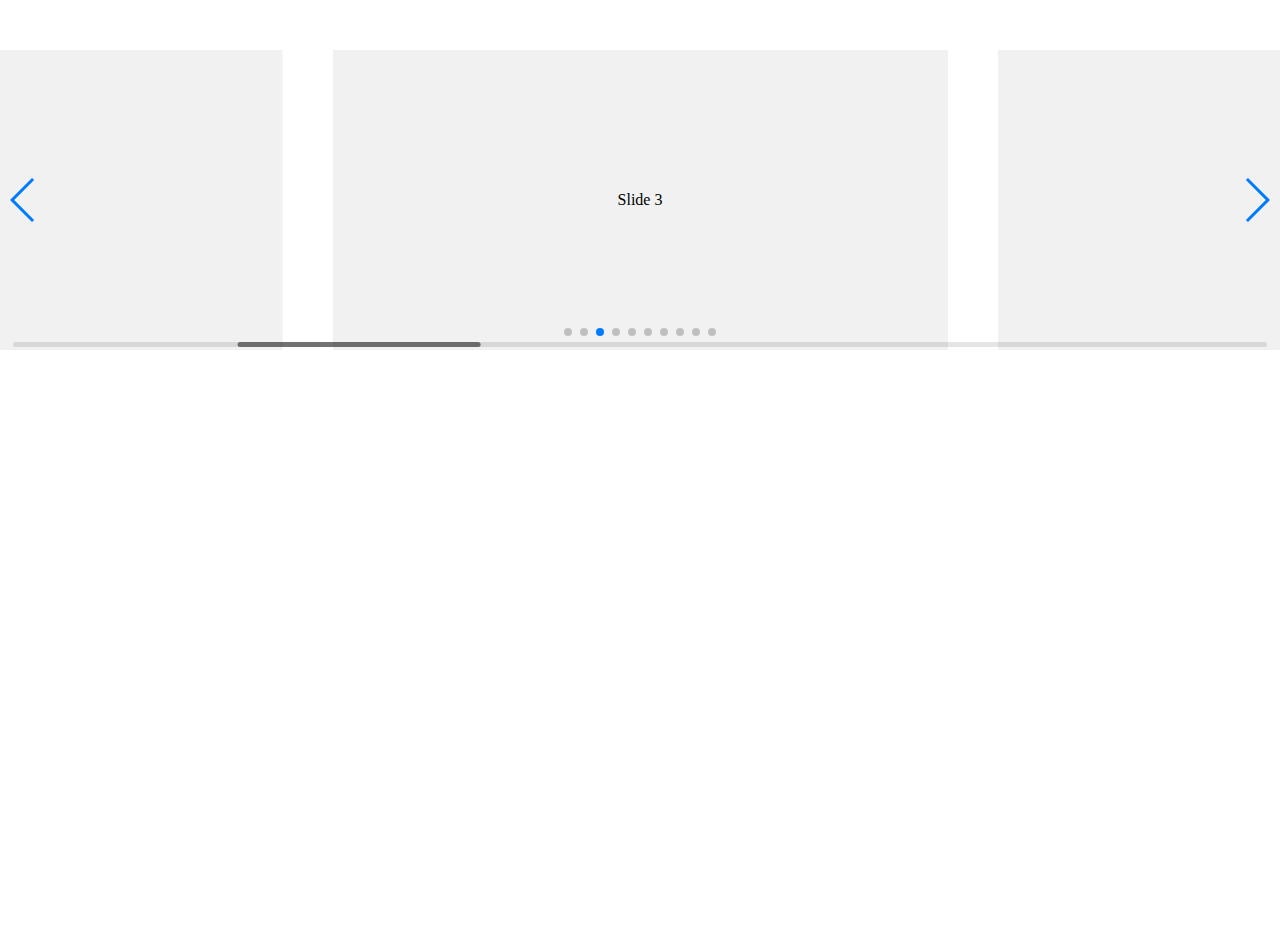
<file: swiper/swiper-4.5.0/playground/index.html>
<!doctype html>
<html lang="en">
<head>
    <meta charset="UTF-8">
    <title>Swiper Playground</title>
    <link rel="stylesheet" href="../dist/css/swiper.min.css">
    <meta name="viewport" content="width=device-width">
</head>
<body>
    <div class="swiper-container">
        <div class="swiper-scrollbar"></div>
        <div class="swiper-button-prev"></div>
        <div class="swiper-button-next"></div>
        <div class="swiper-wrapper">
            <div class="swiper-slide">Slide 1</div>
            <div class="swiper-slide">Slide 2</div>
            <div class="swiper-slide">Slide 3</div>
            <div class="swiper-slide">Slide 4</div>
            <div class="swiper-slide">Slide 5</div>
            <div class="swiper-slide">Slide 6</div>
            <div class="swiper-slide">Slide 7</div>
            <div class="swiper-slide">Slide 8</div>
            <div class="swiper-slide">Slide 9</div>
            <div class="swiper-slide">Slide 10</div>
        </div>
        <div class="swiper-pagination"></div>
    </div>
    <style>
    body, html {
        padding: 0;
        margin: 0;
        position: relative;
        height: 100%;
    }
    .swiper-container {
        width: 100%;
        height: 300px;
        margin: 50px auto;
    }
    .swiper-slide {
        background: #f1f1f1;
        color:#000;
        text-align: center;
        line-height: 300px;
    }
    </style>
    <script src="../dist/js/swiper.min.js"></script>
    <script>
        var swiper = new Swiper({
            el: '.swiper-container',
            initialSlide: 2,
            spaceBetween: 50,
            slidesPerView: 2,
            centeredSlides: true,
            slideToClickedSlide: true,
            grabCursor: true,
            scrollbar: {
              el: '.swiper-scrollbar',
            },
            mousewheel: {
              enabled: true,
            },
            keyboard: {
              enabled: true,
            },
            pagination: {
              el: '.swiper-pagination',
            },
            navigation: {
              nextEl: '.swiper-button-next',
              prevEl: '.swiper-button-prev',
            },
        });
    </script>
</body>
</html>
</file>
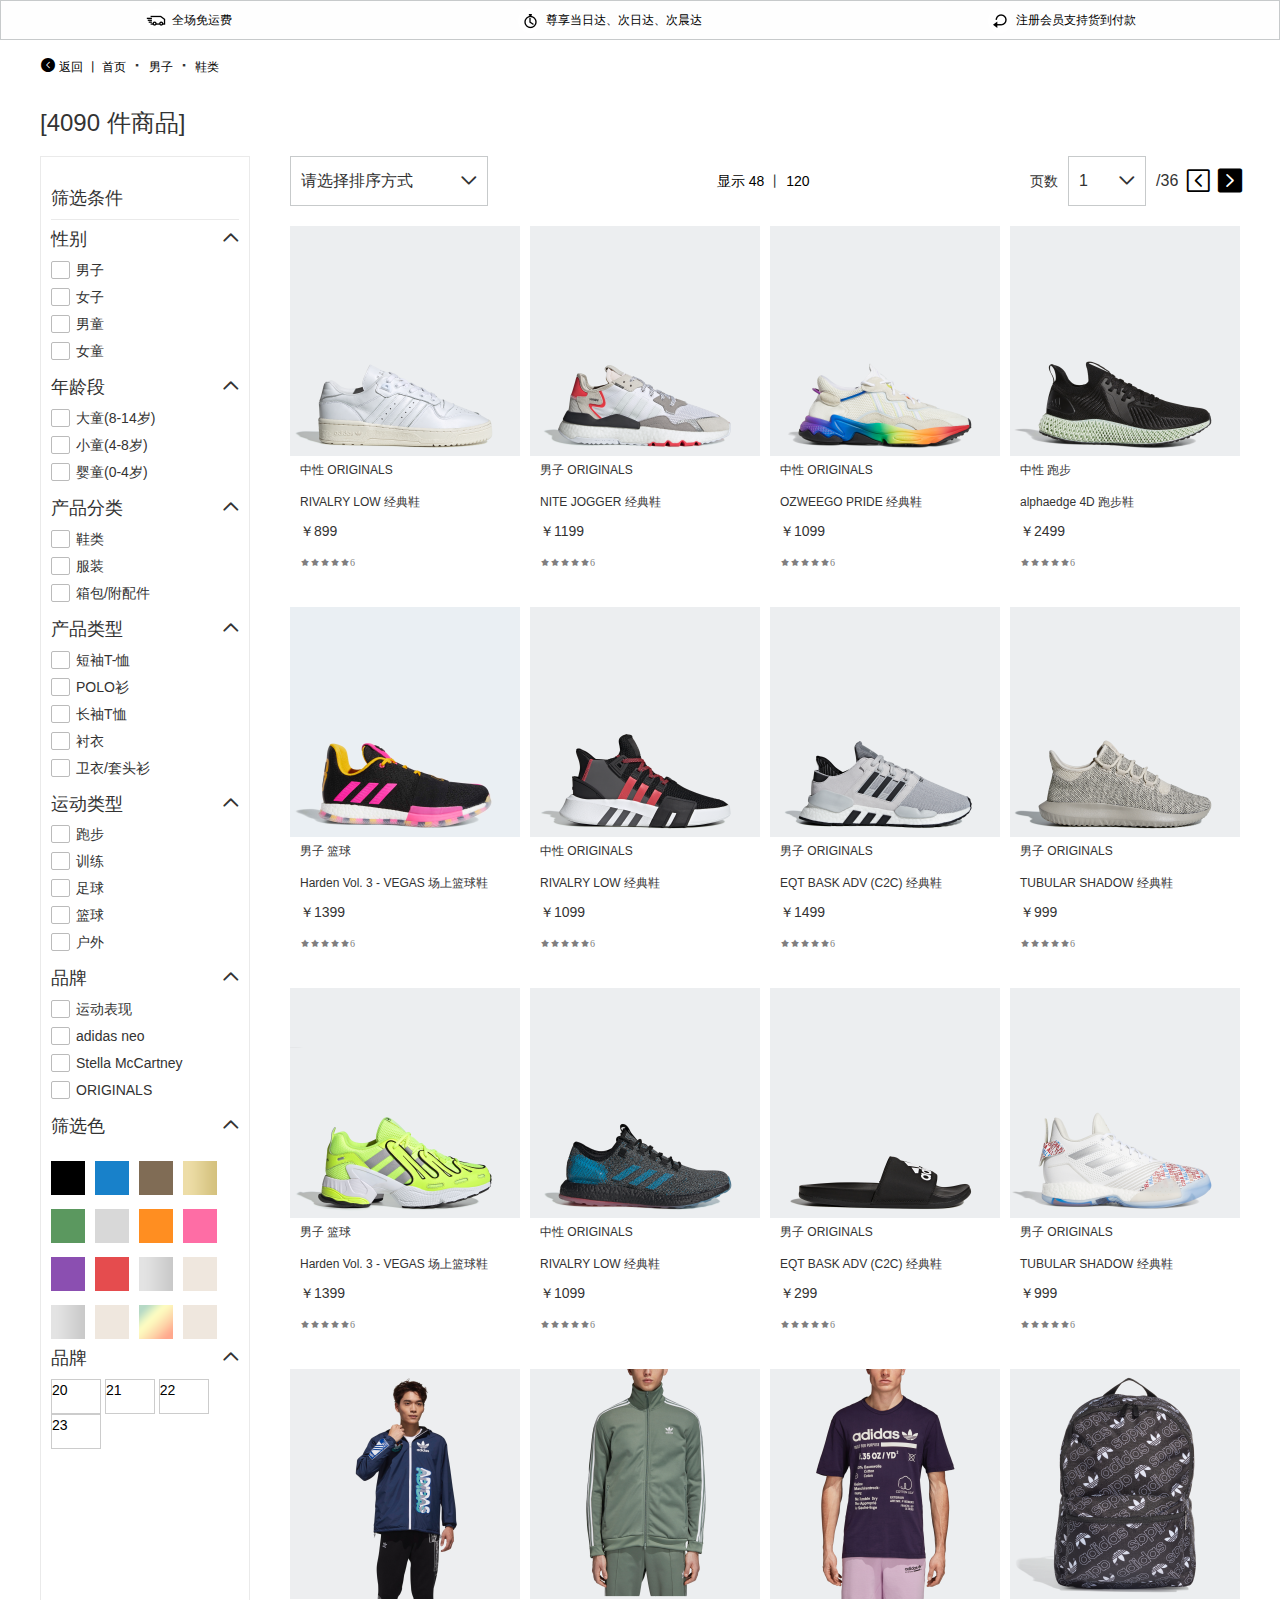
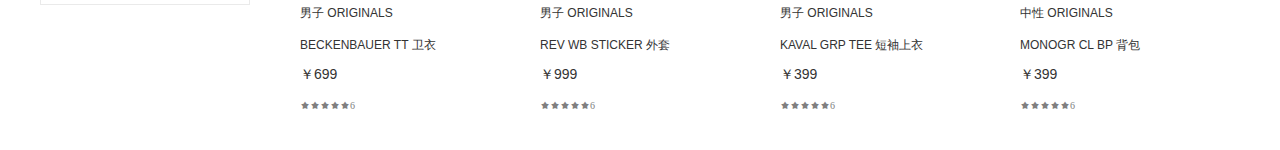
<file: html/goods.html>
<!DOCTYPE html>
<html lang="zh">

<head>
    <meta charset="UTF-8">
    <meta name="viewport" content="width=device-width, initial-scale=1.0">
    <meta http-equiv="X-UA-Compatible" content="ie=edge">
    <title>goods</title>
</head>
<link rel="stylesheet" href="../css/basic.css">
<link rel="stylesheet" href="../css/goods.css">
<link rel="stylesheet" href="../css/font/iconfont.css">
<link href="../css/bootstrap-3.3.7-dist/css/bootstrap.min.css" rel="stylesheet">

<body>
    <div class="l-wrap">
        <div class="l-top">
            <ul class="l-top-list">
                <li>
                    <a href="#">
                        <img src="../img/goodsList/icon_free-new.png" alt="">
                    </a>
                    <a href="#">全场免运费</a>
                </li>
                <li>
                    <a href="#">
                        <img src="../img/goodsList/icon_timer-new.png" alt="">
                    </a>
                    <a href="#">尊享当日达、次日达、次晨达</a>
                </li>
                <li>
                    <a href="#">
                        <img src="../img/goodsList/icon_returnorder-new.png" alt="">
                    </a>
                    <a href="#">注册会员支持货到付款</a>
                </li>
            </ul>

        </div>
        <div class="l-bread l-center">
            <p class="l-bread-son">
                <a class="iconfont" href="#">&#xe631;</a>
                <a href="#">
                    <span>返回</span>
                </a>
                <a href="#">
                    <span>丨</span>
                </a>
                <a href="#">
                    <span>首页</span>
                </a><i class="iconfont">&#xe7cb;</i>
                <a href="#">
                    <span>男子</span>
                </a><i class="iconfont">&#xe7cb;</i>
                <a href="#">
                    <span>鞋类</span>
                </a>
            </p>
        </div>
        <div class="l-trade l-center">
            <h3>
                [4090 件商品]
            </h3>
        </div>
        <div class="l-main l-center">
            <div class="l-main-left">
                <h3>
                    筛选条件
                </h3>
                <h4 class="l-screen" index="0">性别 <i class="iconfont fr">&#xe607;</i></h4>
                <ul class="l-content">
                    <li>
                        <div class="checkbox-custom checkbox-default">
                            <input type="checkbox" id="RememberMe">
                            <label for="RememberMe"> 男子</label>
                        </div>
                    </li>
                    <li>
                        <div class="checkbox-custom checkbox-default">
                            <input type="checkbox" id="RememberMe">
                            <label for="RememberMe"> 女子</label>
                        </div>
                    </li>
                    <li>
                        <div class="checkbox-custom checkbox-default">
                            <input type="checkbox" id="RememberMe">
                            <label for="RememberMe"> 男童</label>
                        </div>
                    </li>
                    <li>
                        <div class="checkbox-custom checkbox-default">
                            <input type="checkbox" id="RememberMe">
                            <label for="RememberMe"> 女童</label>
                        </div>
                    </li>
                </ul>
                <h4 class="l-screen">年龄段<i class="iconfont fr">&#xe607;</i></h4>
                <ul class="l-content">
                    <li>
                        <div class="checkbox-custom checkbox-default">
                            <input type="checkbox" id="RememberMe">
                            <label for="RememberMe"> 大童(8-14岁)</label>
                        </div>
                    </li>
                    <li>
                        <div class="checkbox-custom checkbox-default">
                            <input type="checkbox" id="RememberMe">
                            <label for="RememberMe"> 小童(4-8岁)</label>
                        </div>
                    </li>
                    <li>
                        <div class="checkbox-custom checkbox-default">
                            <input type="checkbox" id="RememberMe">
                            <label for="RememberMe"> 婴童(0-4岁)</label>
                        </div>
                    </li>
                </ul>
                <h4 class="l-screen" index="2">产品分类<i class="iconfont fr">&#xe607;</i></h4>
                <ul class="l-content">
                    <li>
                        <div class="checkbox-custom checkbox-default">
                            <input type="checkbox" id="RememberMe">
                            <label for="RememberMe"> 鞋类</label>
                        </div>
                    </li>
                    <li>
                        <div class="checkbox-custom checkbox-default">
                            <input type="checkbox" id="RememberMe">
                            <label for="RememberMe"> 服装</label>
                        </div>
                    </li>
                    <li>
                        <div class="checkbox-custom checkbox-default">
                            <input type="checkbox" id="RememberMe">
                            <label for="RememberMe"> 箱包/附配件</label>
                        </div>
                    </li>
                </ul>
                <h4 class="l-screen" index="3">产品类型<i class="iconfont fr">&#xe607;</i></h4>
                <ul class="l-content">
                    <li>
                        <div class="checkbox-custom checkbox-default">
                            <input type="checkbox" id="RememberMe">
                            <label for="RememberMe"> 短袖T-恤</label>
                        </div>
                    </li>
                    <li>
                        <div class="checkbox-custom checkbox-default">
                            <input type="checkbox" id="RememberMe">
                            <label for="RememberMe"> POLO衫</label>
                        </div>
                    </li>
                    <li>
                        <div class="checkbox-custom checkbox-default">
                            <input type="checkbox" id="RememberMe">
                            <label for="RememberMe"> 长袖T恤</label>
                        </div>
                    </li>
                    <li>
                        <div class="checkbox-custom checkbox-default">
                            <input type="checkbox" id="RememberMe">
                            <label for="RememberMe"> 衬衣</label>
                        </div>
                    </li>
                    <li>
                        <div class="checkbox-custom checkbox-default">
                            <input type="checkbox" id="RememberMe">
                            <label for="RememberMe"> 卫衣/套头衫</label>
                        </div>
                    </li>
                </ul>
                <h4 class="l-screen" index="4">运动类型<i class="iconfont fr">&#xe607;</i></h4>
                <ul class="l-content">
                    <li>
                        <div class="checkbox-custom checkbox-default">
                            <input type="checkbox" id="RememberMe">
                            <label for="RememberMe"> 跑步</label>
                        </div>
                    </li>
                    <li>
                        <div class="checkbox-custom checkbox-default">
                            <input type="checkbox" id="RememberMe">
                            <label for="RememberMe"> 训练</label>
                        </div>
                    </li>
                    <li>
                        <div class="checkbox-custom checkbox-default">
                            <input type="checkbox" id="RememberMe">
                            <label for="RememberMe"> 足球</label>
                        </div>
                    </li>
                    <li>
                        <div class="checkbox-custom checkbox-default">
                            <input type="checkbox" id="RememberMe">
                            <label for="RememberMe"> 篮球</label>
                        </div>
                    </li>
                    <li>
                        <div class="checkbox-custom checkbox-default">
                            <input type="checkbox" id="RememberMe">
                            <label for="RememberMe">户外</label>
                        </div>
                    </li>
                </ul>
                <h4 class="l-screen">品牌<i class="iconfont fr">&#xe607;</i></h4>
                <ul class="l-content">
                    <li>
                        <div class="checkbox-custom checkbox-default">
                            <input type="checkbox" id="RememberMe">
                            <label for="RememberMe">运动表现</label>
                        </div>
                    </li>
                    <li>
                        <div class="checkbox-custom checkbox-default">
                            <input type="checkbox" id="RememberMe">
                            <label for="RememberMe"> adidas neo</label>
                        </div>
                    </li>
                    <li>
                        <div class="checkbox-custom checkbox-default">
                            <input type="checkbox" id="RememberMe">
                            <label for="RememberMe">Stella McCartney</label>
                        </div>
                    </li>
                    <li>
                        <div class="checkbox-custom checkbox-default">
                            <input type="checkbox" id="RememberMe">
                            <label for="RememberMe"> ORIGINALS</label>
                        </div>
                    </li>
                </ul>
                <h4 class="l-screen">筛选色<i class="iconfont fr">&#xe607;</i></h4>
                <ul class="l-content l-color">
                    <li>
                        <img src="../img/goodsList/black.jpg" alt="">
                    </li>
                    <li>
                        <img src="../img/goodsList/blue.jpg" alt="">
                    </li>
                    <li>
                        <img src="../img/goodsList/brown.jpg" alt="">
                    </li>
                    <li>
                        <img src="../img/goodsList/gold.jpg" alt="">
                    </li>
                    <li>
                        <img src="../img/goodsList/green.jpg" alt="">
                    </li>
                    <li>
                        <img src="../img/goodsList/grey.jpg" alt="">
                    </li>
                    <li>
                        <img src="../img/goodsList/orange.jpg" alt="">
                    </li>
                    <li>
                        <img src="../img/goodsList/pink.jpg" alt="">
                    </li>
                    <li>
                        <img src="../img/goodsList/purple.jpg" alt="">
                    </li>
                    <li>
                        <img src="../img/goodsList/red.jpg" alt="">
                    </li>
                    <li>
                        <img src="../img/goodsList/silver.jpg" alt="">
                    </li>
                    <li>
                        <img src="../img/goodsList/white.jpg" alt="">
                    </li>
                    <li>
                        <img src="../img/goodsList/silver.jpg" alt="">
                    </li>
                    <li>
                        <img src="../img/goodsList/white.jpg" alt="">
                    </li>
                    <li>
                        <img src="../img/goodsList/colourful.jpg" alt="">
                    </li>
                    <li>
                        <img src="../img/goodsList/white.jpg" alt="">
                    </li>
                </ul>
                <h4 class="l-screen">品牌<i class="iconfont fr">&#xe607;</i></h4>
                <ul class="l-content l-size">
                    <li>
                        <a href="#">20</a>
                    </li>
                    <li>
                        <a href="#">21</a>
                    </li>
                    <li>
                        <a href="#">22</a>
                    </li>
                    <li>
                        <a href="#">23</a>
                    </li>
                </ul>




            </div>
            <div class="l-main-right">
                <div class="l-main-right-top">
                    <b class="l-select">请选择排序方式<i class="iconfont">&#xe60d;</i></b>
                    <div class="l-detail">
                        <a href="#">
                            <span>显示</span>
                        </a>
                        <a href="#">
                            <span>48</span>
                        </a>
                        <span>丨</span>
                        <a href="#">
                            <span>120</span>
                        </a>
                    </div>
                    <div class="l-page">
                        <ul>
                            <li>页数</li>
                            <li>
                                <b href="#" class="l-select2">1<i class="iconfont">&#xe60d;</i></b>
                            </li>
                            <li>/36</li>
                            <li>
                                <a href="#" class="iconfont">&#xe93c;</a>&nbsp;&nbsp;
                                <a href="#" class="iconfont">&#xe93a;</a>
                            </li>
                        </ul>
                    </div>
                </div>
                <div class="l-sort1">
                    <ul>
                        <li>
                            <a href="#" class="l-select-son">默认排序</a>
                        </li>
                        <li>
                            <a href="#" class="l-select-son">销量从高到低</a>
                        </li>
                        <li>
                            <a href="#" class="l-select-son">浏览从高到低</a>
                        </li>
                        <li>
                            <a href="#" class="l-select-son">最新上架时间</a>
                        </li>
                        <li>
                            <a href="#" class="l-select-son">价格从高到低</a>
                        </li>
                        <li>
                            <a href="#" class="l-select-son">价格从低到高</a>
                        </li>
                        <li>
                            <a href="#" class="l-select-son">评论从多到少</a>
                        </li>
                    </ul>
                </div>
                <div class="l-sort2">
                    <ul>
                        <li>
                            <a href="#" class="l-select2-son">2</a>
                        </li>
                        <li>
                            <a href="#" class="l-select2-son">3</a>
                        </li>
                        <li>
                            <a href="#" class="l-select2-son">4</a>
                        </li>
                        <li>
                            <a href="#" class="l-select2-son">5</a>
                        </li>
                        <li>
                            <a href="#" class="l-select2-son">6</a>
                        </li>
                        <li>
                            <a href="#" class="l-select2-son">7</a>
                        </li>
                        <li>
                            <a href="#" class="l-select2-son">8</a>
                        </li>
                        <li>
                            <a href="#" class="l-select2-son">9</a>
                        </li>
                        <li>
                            <a href="#" class="l-select2-son">10</a>
                        </li>
                        <li>
                            <a href="#" class="l-select2-son">11</a>
                        </li>
                        <li>
                            <a href="#" class="l-select2-son">12</a>
                        </li>
                        <li>
                            <a href="#" class="l-select2-son">13</a>
                        </li>
                        <li>
                            <a href="#" class="l-select2-son">14</a>
                        </li>
                        <li>
                            <a href="#" class="l-select2-son">15</a>
                        </li>
                    </ul>
                </div>
                <div class="l-display">
                    <!-- <div class="l-display-shoes">
                        <img src="../img/goodsList/1-1.jpg" class="l-src">
                        <div class="l-display-pic">
                            <p>中性 ORIGINALS</p>
                            <p>RIVALRY LOW 经典鞋</p>
                            <p>￥899</p>
                            <i class="iconfont">&#xe93d;&#xe93d;&#xe93d;&#xe93d;&#xe93d;6</i>
                        </div>
                    </div>
                    <div class="l-display-shoes">
                        <img src="../img/goodsList/1-1.jpg" class="l-src">
                        <div class="l-display-pic">
                            <p>中性 ORIGINALS</p>
                            <p>RIVALRY LOW 经典鞋</p>
                            <p>￥899</p>
                            <i class="iconfont">&#xe93d;&#xe93d;&#xe93d;&#xe93d;&#xe93d;6</i>
                        </div>
                    </div>
                    <div class="l-display-shoes">
                        <img src="../img/goodsList/1-1.jpg" class="l-src">
                        <div class="l-display-pic">
                            <p>中性 ORIGINALS</p>
                            <p>RIVALRY LOW 经典鞋</p>
                            <p>￥899</p>
                            <i class="iconfont">&#xe93d;&#xe93d;&#xe93d;&#xe93d;&#xe93d;6</i>
                        </div>
                    </div>
                    <div class="l-display-shoes">
                        <img src="../img/goodsList/1-1.jpg" class="l-src">
                        <div class="l-display-pic">
                            <p>中性 ORIGINALS</p>
                            <p>RIVALRY LOW 经典鞋</p>
                            <p>￥899</p>
                            <i class="iconfont">&#xe93d;&#xe93d;&#xe93d;&#xe93d;&#xe93d;6</i>
                        </div>
                    </div>
                    <div class="l-display-shoes">
                        <img src="../img/goodsList/1-1.jpg" class="l-src">
                        <div class="l-display-pic">
                            <p>中性 ORIGINALS</p>
                            <p>RIVALRY LOW 经典鞋</p>
                            <p>￥899</p>
                            <i class="iconfont">&#xe93d;&#xe93d;&#xe93d;&#xe93d;&#xe93d;6</i>
                        </div>
                    </div>
                    <div class="l-display-shoes">
                        <img src="../img/goodsList/1-1.jpg" class="l-src">
                        <div class="l-display-pic">
                            <p>中性 ORIGINALS</p>
                            <p>RIVALRY LOW 经典鞋</p>
                            <p>￥899</p>
                            <i class="iconfont">&#xe93d;&#xe93d;&#xe93d;&#xe93d;&#xe93d;6</i>
                        </div>
                    </div>
                    <div class="l-display-shoes">
                        <img src="../img/goodsList/1-1.jpg" class="l-src">
                        <div class="l-display-pic">
                            <p>中性 ORIGINALS</p>
                            <p>RIVALRY LOW 经典鞋</p>
                            <p>￥899</p>
                            <i class="iconfont">&#xe93d;&#xe93d;&#xe93d;&#xe93d;&#xe93d;6</i>
                        </div>
                    </div>
                    <div class="l-display-shoes">
                        <img src="../img/goodsList/1-1.jpg" class="l-src">
                        <div class="l-display-pic">
                            <p>中性 ORIGINALS</p>
                            <p>RIVALRY LOW 经典鞋</p>
                            <p>￥899</p>
                            <i class="iconfont">&#xe93d;&#xe93d;&#xe93d;&#xe93d;&#xe93d;6</i>
                        </div>
                    </div> -->
                </div>
            </div>
        </div>
    </div>
    <script src="../jquery-1.8.3/jquery-1.8.3.min.js"></script>
    <script src="../js/goods.js"></script>
    <script src="../js/img.js"></script>
</body>

</html>
</file>
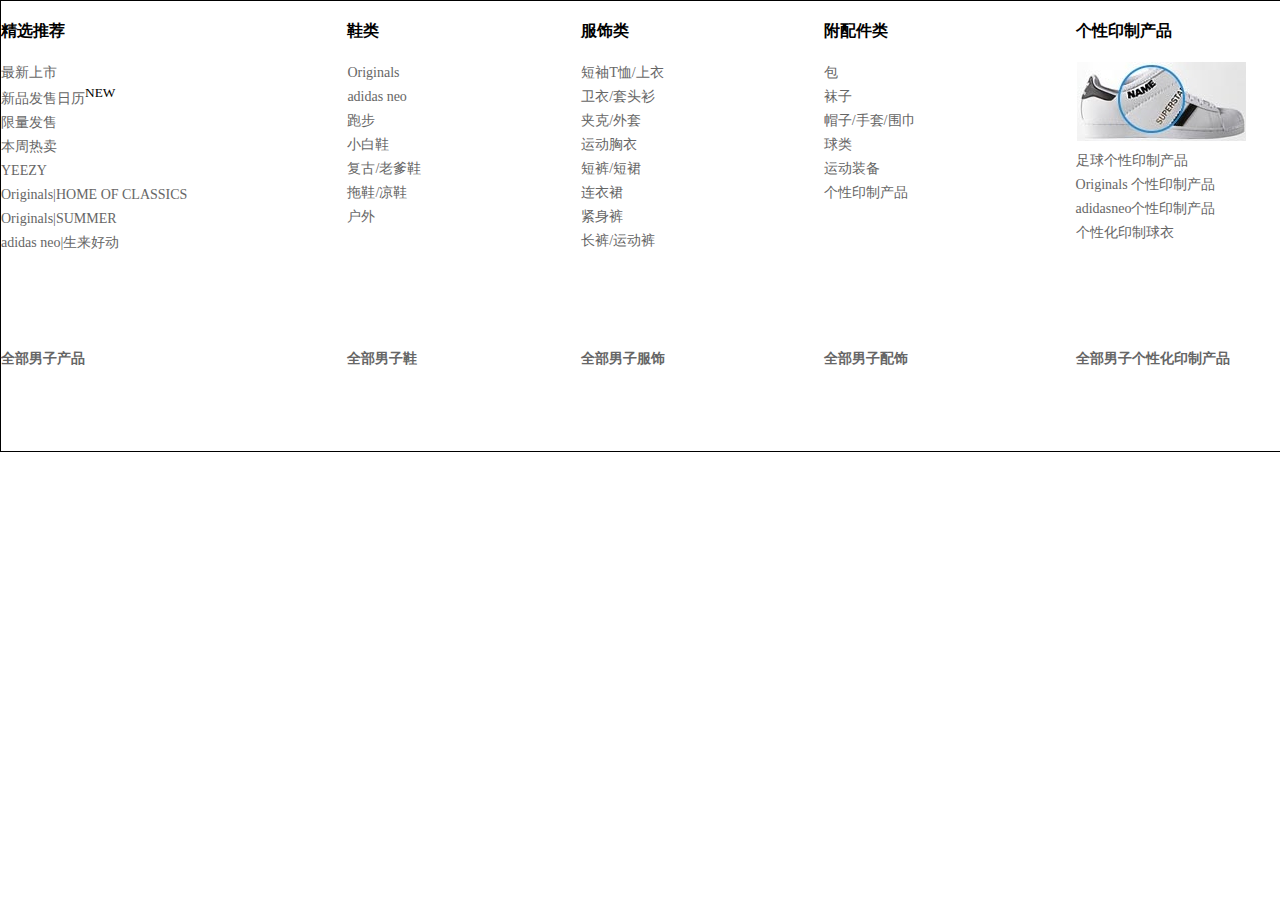
<file: html/top.html>
<!DOCTYPE html>
<html lang="en">

<head>
    <meta charset="UTF-8">
    <meta name="viewport" content="width=device-width, initial-scale=1.0">
    <meta http-equiv="X-UA-Compatible" content="ie=edge">
    <title>Document</title>
</head>
<style>
    * {
        margin: 0;
        padding: 0;
    }

    li {
        list-style: none;
    }

    .head-show-con li a {
        text-decoration: none;
        color: #666;
        font-size: 14px;
        line-height: 24px;
    }

    .head-show-con a:hover {
        text-decoration: underline;
    }

    .head-show-con li:first-child {
        line-height: 36px;
        font-weight: bold;
    }

    .head-show-con .head-show-first a {
        font-size: 16px;
        color: #000000;
        line-height: 60px;
    }

    .head-nav-show {
        width: 1280px;
        height: 450px;
        border: 1px solid #000000;
        position: relative;
    }

    .head-nav-showTop {
        overflow: hidden;
    }

    .head-show-con {
        float: left;
        padding-right: 160px;
    }

    .head-nav-showTop ul:last-child {
        padding-right: 0;
    }
    .head-show-con .head-show-last {
        position: absolute;
        bottom: 80px;
        color: #000000;
        font-weight: bold;
        font-size: 16px;
    }
</style>

<body>
    <div class="head-nav-show main">
        <div class="head-nav-showTop">
            <ul class="head-show-con">
                <li class="head-show-first"><a href="#">精选推荐</a></li>
                <li><a href="#">最新上市</a></li>
                <li><a href="#">新品发售日历</a><sup>NEW</sup></li>
                <li><a href="#">限量发售</a></li>
                <li><a href="#">本周热卖</a></li>
                <li><a href="#">YEEZY</a></li>
                <li><a href="#">Originals|HOME OF CLASSICS </a></li>
                <li><a href="#">Originals|SUMMER</a></li>
                <li><a href="#">adidas neo|生来好动</a></li>
                <li class="head-show-last"><a href="#">全部男子产品</a></li>


            </ul>
            <ul class="head-show-con">
                <li class="head-show-first"><a href="#">鞋类</a></li>
                <li><a href="#">Originals</a></li>
                <li><a href="#">adidas neo</a></li>
                <li><a href="#">跑步</a></li>
                <li><a href="#">小白鞋</a></li>
                <li><a href="#">复古/老爹鞋</a></li>
                <li><a href="#">拖鞋/凉鞋</a></li>
                <li><a href="#">户外</a></li>
                <li class="head-show-last"><a href="#">全部男子鞋</a></li>

            </ul>
            <ul class="head-show-con">
                <li class="head-show-first"><a href="#">服饰类</a></li>
                <li><a href="#">短袖T恤/上衣</a></li>
                <li><a href="#">卫衣/套头衫</a></li>
                <li><a href="#">夹克/外套</a></li>
                <li><a href="#">运动胸衣</a></li>
                <li><a href="#">短裤/短裙</a></li>
                <li><a href="#">连衣裙</a></li>
                <li><a href="#">紧身裤</a></li>
                <li><a href="#">长裤/运动裤</a></li>
                <li class="head-show-last"><a href="#">全部男子服饰</a></li>

            </ul>
            <ul class="head-show-con">
                <li class="head-show-first"><a href="#">附配件类</a></li>
                <li><a href="#">包</a></li>
                <li><a href="#">袜子</a></li>
                <li><a href="#">帽子/手套/围巾</a></li>
                <li><a href="#">球类</a></li>
                <li><a href="#">运动装备</a></li>
                <li><a href="#">个性印制产品</a></li>
                <li class="head-show-last"><a href="#">全部男子配饰</a></li>

            </ul>
            <ul class="head-show-con">
                <li class="head-show-first"><a href="#">个性印制产品</a></li>
                <li><a href="#"><img src="../img/index/36.png" alt=""></a></li>
                <li><a href="#">足球个性印制产品</a></li>
                <li><a href="#">Originals 个性印制产品</a></li>
                <li><a href="#">adidasneo个性印制产品</a></li>
                <li><a href="#">个性化印制球衣</a></li>
                <li class="head-show-last"><a href="">全部男子个性化印制产品</a></li>
            </ul>
        </div>
    </div>
</body>

</html>
</file>
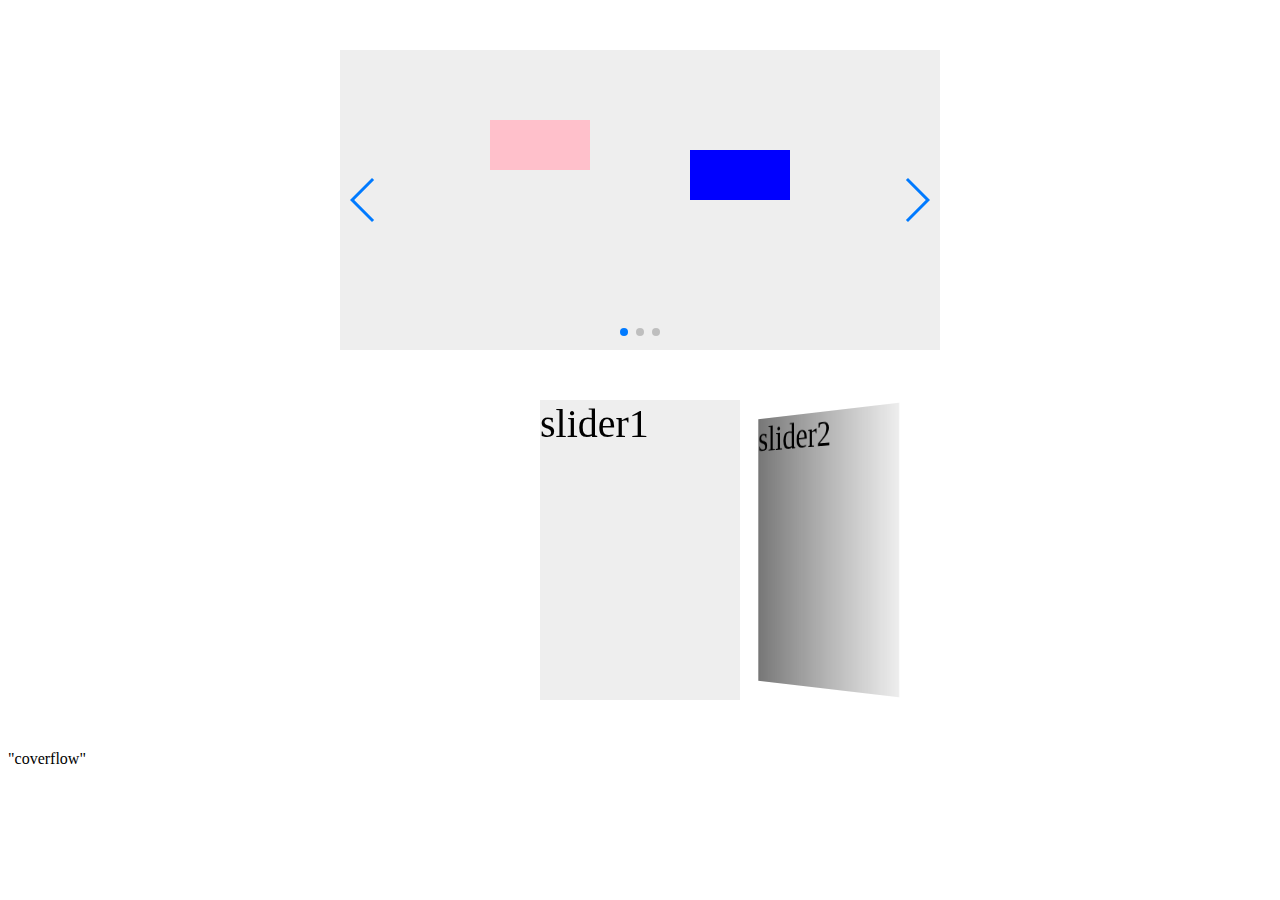
<file: swiper/swiper.html>
<!DOCTYPE html>
<html lang="zh">
<head>
<meta charset="UTF-8">
<meta name="viewport" content="width=device-width, initial-scale=1.0">
<meta http-equiv="X-UA-Compatible" content="ie=edge">
<title>Document</title>
<link rel="stylesheet" href="swiper.min.css">
<link rel="stylesheet" href="animate.min.css">
<style>

.swiper-container {
    width: 600px;
    height: 300px;
    margin: 50px auto;
} 
.swiper-slide {
    background-color: #eee;
    font-size: 40px;
}
p.ani{
    width: 100px;
    height: 50px;
    background-color: pink;
    position: absolute;
    left: 150px;
    top: 30px;
}
span.ani{
    width: 100px;
    height: 50px;
    background-color: blue;
    position: absolute;
    left: 350px;
    top: 100px;
}
</style>
</head>
<body>
    <div class="swiper-container" id="swiper1">
        <div class="swiper-wrapper">
            <div class="swiper-slide">
                <p class="ani" swiper-animate-effect="rollIn" swiper-animate-duration="1s" swiper-animate-delay="0.5s"></p>
                <span class="ani" swiper-animate-effect="tada" swiper-animate-duration="1s" swiper-animate-delay="1.8s"></span>
            </div>
            <div class="swiper-slide">Slide 2</div>
            <div class="swiper-slide">Slide 3</div>
        </div>
        <!-- 如果需要分页器 -->
        <div class="swiper-pagination"></div>
        
        <!-- 如果需要导航按钮 -->
        <div class="swiper-button-prev"></div>
        <div class="swiper-button-next"></div>
        
        <!-- 如果需要滚动条 -->
        <!-- <div class="swiper-scrollbar"></div> -->
    </div>
    
    <div class="swiper-container" id="swiper-container3" style="height:300px;">
        <div class="swiper-wrapper">
            <div class="swiper-slide blue-slide">
                slider1</div>
            <div class="swiper-slide red-slide">
                slider2</div>
            <div class="swiper-slide orange-slide">
                slider3</div>
            <div class="swiper-slide blue-slide">
                slider4</div>
            <div class="swiper-slide red-slide">
                slider5</div>
            <div class="swiper-slide orange-slide">
                slider6</div>
        </div>
    </div>
    <div class="contrast-value">
        &quot;coverflow&quot;</div>
    

<script src="swiper.min.js"></script>
<script src="swiper.animate1.0.3.min.js"></script>
<script>        
    var mySwiper = new Swiper ('#swiper1', {
    //   direction: 'vertical', // 垂直切换选项
      direction: 'horizontal', // 水平切换选项
      loop: true, // 循环模式选项
    //   autoplay:true,//自动播放
        // autoplay: {
        //     delay: 1000,
        //     stopOnLastSlide: true,
        //     disableOnInteraction: false,
        // },
      
      // 如果需要分页器
      pagination: {
        el: '.swiper-pagination',
        clickable :true,
      },
      
      // 如果需要前进后退按钮
      navigation: {
        nextEl: '.swiper-button-next',
        prevEl: '.swiper-button-prev',
      },
      
      // 如果需要滚动条
    //   scrollbar: {
    //     el: '.swiper-scrollbar',
    //   },

        on:{
            init: function(){
                swiperAnimateCache(this); //隐藏动画元素 
                swiperAnimate(this); //初始化完成开始动画
            }, 
            slideChangeTransitionEnd: function(){ 
                swiperAnimate(this); //每个slide切换结束时也运行当前slide动画
                //this.slides.eq(this.activeIndex).find('.ani').removeClass('ani'); 动画只展现一次，去除ani类名
            } 
        }
    })       
    var mySwiper3 = new Swiper('#swiper-container3',{
        effect : 'coverflow',
        slidesPerView: 3,
        centeredSlides: true,
    })
 
</script>
</body>
</html>
</file>
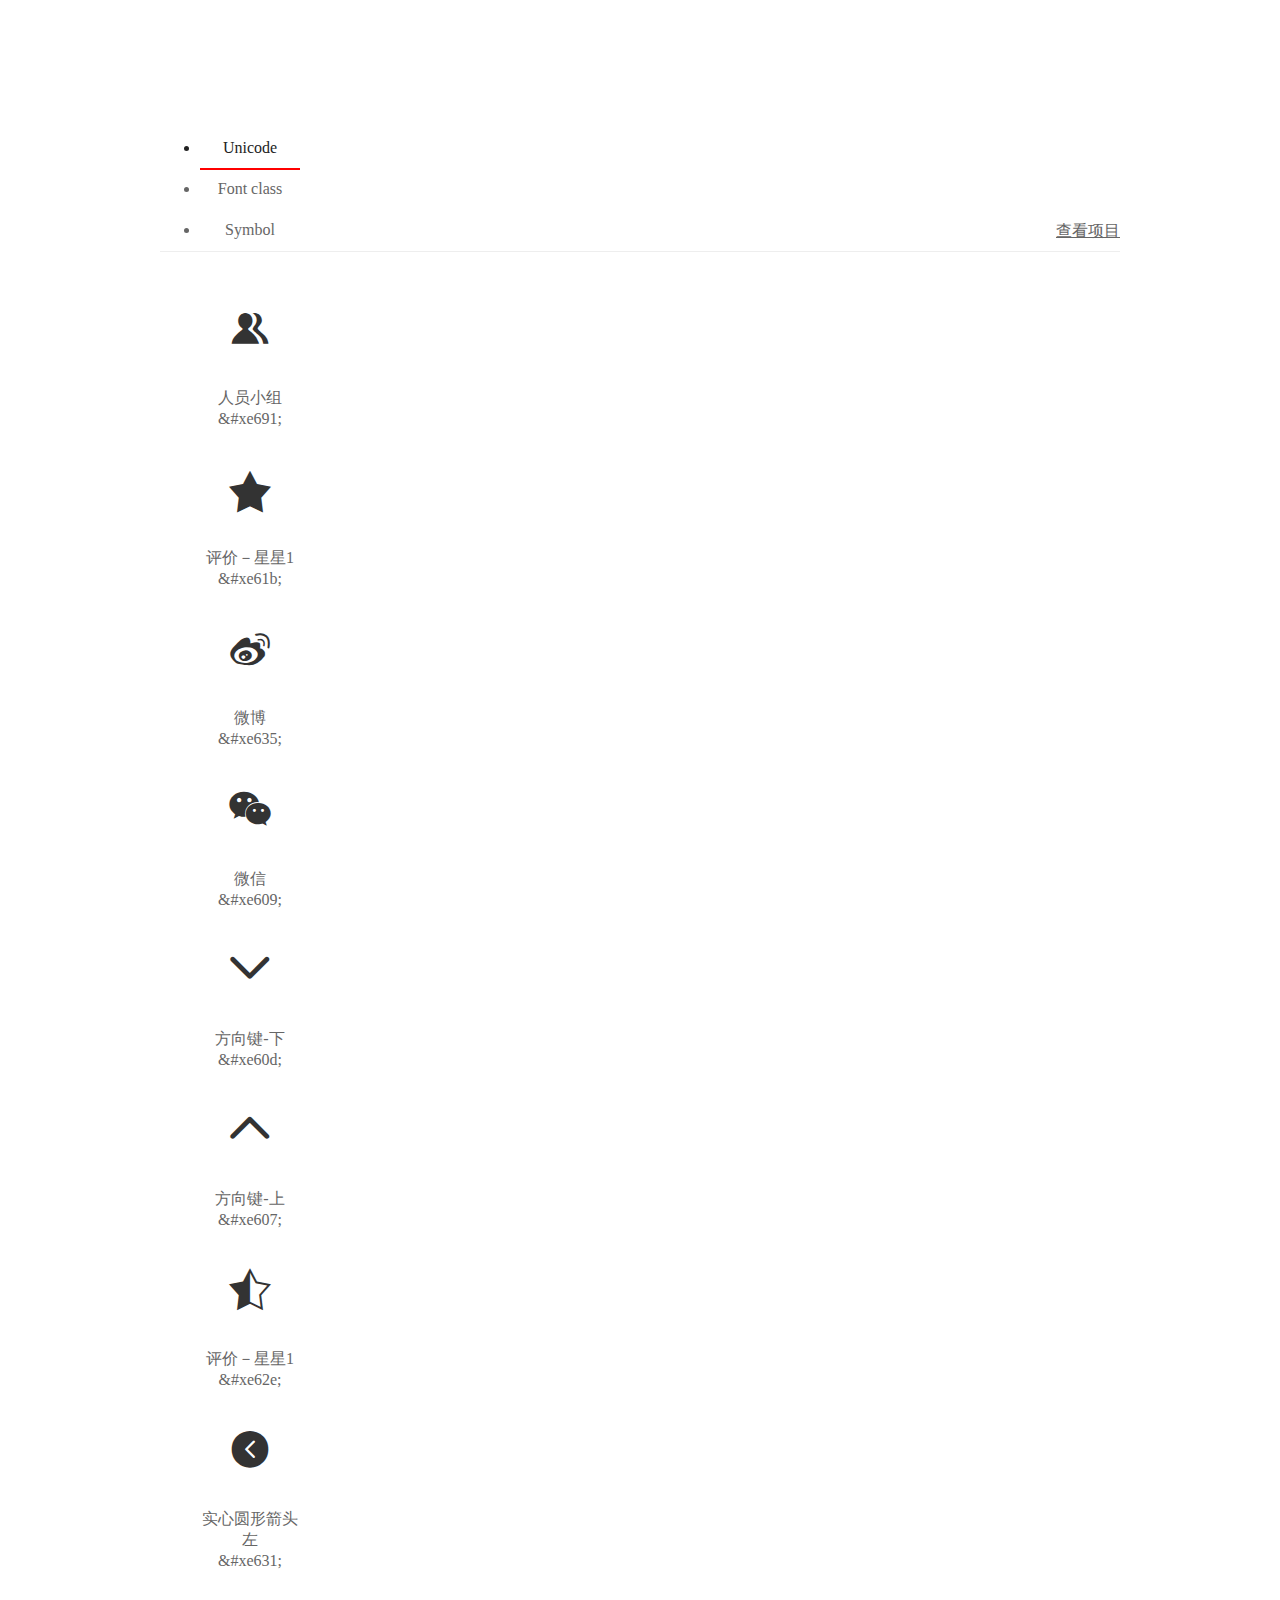
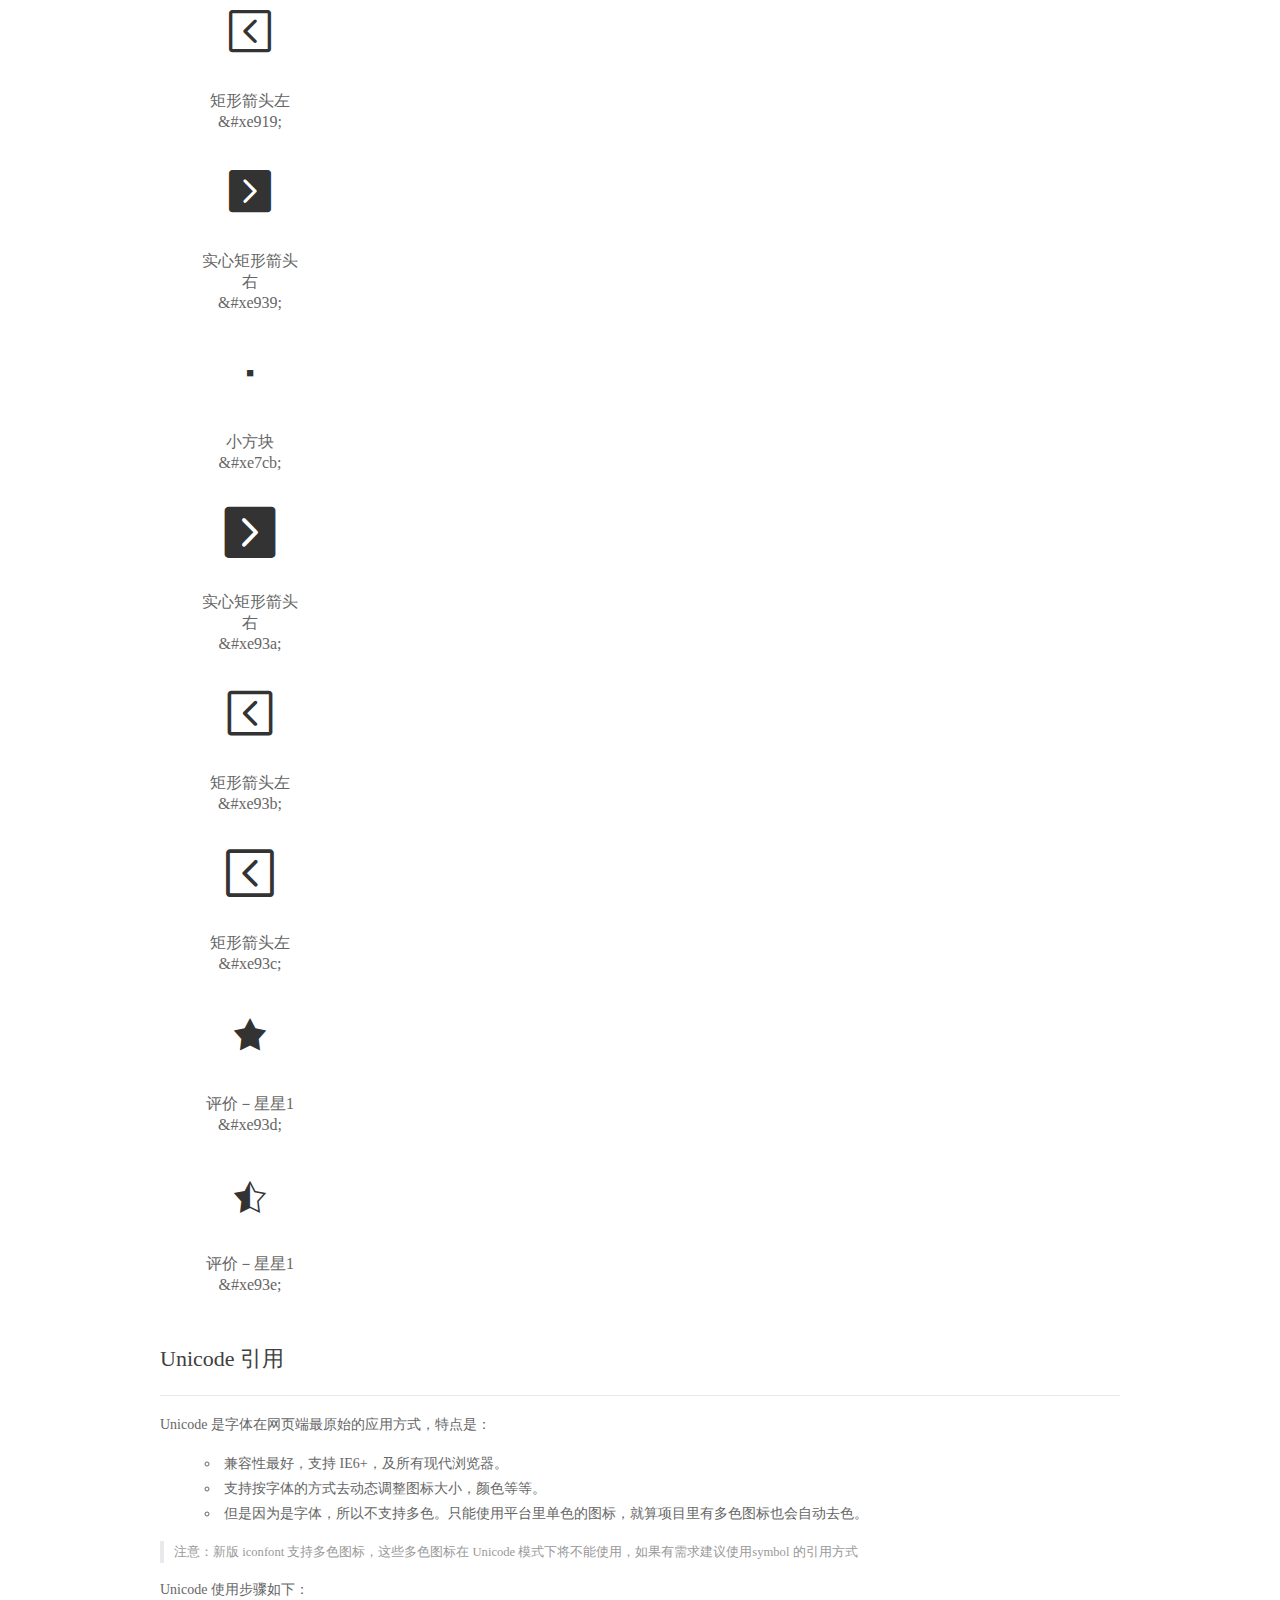
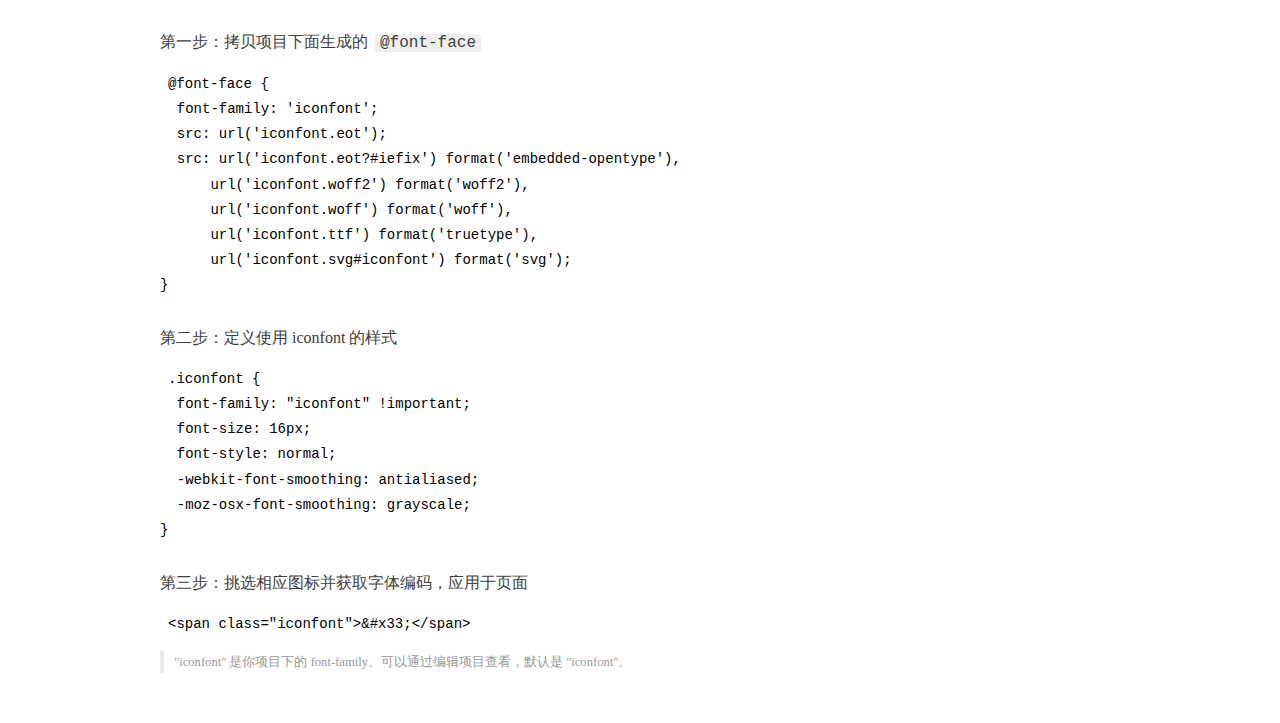
<file: css/font/demo_index.html>
<!DOCTYPE html>
<html>
<head>
  <meta charset="utf-8"/>
  <title>IconFont Demo</title>
  <link rel="shortcut icon" href="https://gtms04.alicdn.com/tps/i4/TB1_oz6GVXXXXaFXpXXJDFnIXXX-64-64.ico" type="image/x-icon"/>
  <link rel="stylesheet" href="https://g.alicdn.com/thx/cube/1.3.2/cube.min.css">
  <link rel="stylesheet" href="demo.css">
  <link rel="stylesheet" href="iconfont.css">
  <script src="iconfont.js"></script>
  <!-- jQuery -->
  <script src="https://a1.alicdn.com/oss/uploads/2018/12/26/7bfddb60-08e8-11e9-9b04-53e73bb6408b.js"></script>
  <!-- 代码高亮 -->
  <script src="https://a1.alicdn.com/oss/uploads/2018/12/26/a3f714d0-08e6-11e9-8a15-ebf944d7534c.js"></script>
</head>
<body>
  <div class="main">
    <h1 class="logo"><a href="https://www.iconfont.cn/" title="iconfont 首页" target="_blank">&#xe86b;</a></h1>
    <div class="nav-tabs">
      <ul id="tabs" class="dib-box">
        <li class="dib active"><span>Unicode</span></li>
        <li class="dib"><span>Font class</span></li>
        <li class="dib"><span>Symbol</span></li>
      </ul>
      
      <a href="https://www.iconfont.cn/manage/index?manage_type=myprojects&projectId=1263241" target="_blank" class="nav-more">查看项目</a>
      
    </div>
    <div class="tab-container">
      <div class="content unicode" style="display: block;">
          <ul class="icon_lists dib-box">
          
            <li class="dib">
              <span class="icon iconfont">&#xe691;</span>
                <div class="name">人员小组</div>
                <div class="code-name">&amp;#xe691;</div>
              </li>
          
            <li class="dib">
              <span class="icon iconfont">&#xe61b;</span>
                <div class="name">评价－星星1</div>
                <div class="code-name">&amp;#xe61b;</div>
              </li>
          
            <li class="dib">
              <span class="icon iconfont">&#xe635;</span>
                <div class="name">微博</div>
                <div class="code-name">&amp;#xe635;</div>
              </li>
          
            <li class="dib">
              <span class="icon iconfont">&#xe609;</span>
                <div class="name">微信</div>
                <div class="code-name">&amp;#xe609;</div>
              </li>
          
            <li class="dib">
              <span class="icon iconfont">&#xe60d;</span>
                <div class="name">方向键-下</div>
                <div class="code-name">&amp;#xe60d;</div>
              </li>
          
            <li class="dib">
              <span class="icon iconfont">&#xe607;</span>
                <div class="name">方向键-上</div>
                <div class="code-name">&amp;#xe607;</div>
              </li>
          
            <li class="dib">
              <span class="icon iconfont">&#xe62e;</span>
                <div class="name">评价－星星1</div>
                <div class="code-name">&amp;#xe62e;</div>
              </li>
          
            <li class="dib">
              <span class="icon iconfont">&#xe631;</span>
                <div class="name">实心圆形箭头左</div>
                <div class="code-name">&amp;#xe631;</div>
              </li>
          
            <li class="dib">
              <span class="icon iconfont">&#xe919;</span>
                <div class="name">矩形箭头左</div>
                <div class="code-name">&amp;#xe919;</div>
              </li>
          
            <li class="dib">
              <span class="icon iconfont">&#xe939;</span>
                <div class="name">实心矩形箭头右</div>
                <div class="code-name">&amp;#xe939;</div>
              </li>
          
            <li class="dib">
              <span class="icon iconfont">&#xe7cb;</span>
                <div class="name">小方块</div>
                <div class="code-name">&amp;#xe7cb;</div>
              </li>
          
            <li class="dib">
              <span class="icon iconfont">&#xe93a;</span>
                <div class="name">实心矩形箭头右</div>
                <div class="code-name">&amp;#xe93a;</div>
              </li>
          
            <li class="dib">
              <span class="icon iconfont">&#xe93b;</span>
                <div class="name">矩形箭头左</div>
                <div class="code-name">&amp;#xe93b;</div>
              </li>
          
            <li class="dib">
              <span class="icon iconfont">&#xe93c;</span>
                <div class="name">矩形箭头左</div>
                <div class="code-name">&amp;#xe93c;</div>
              </li>
          
            <li class="dib">
              <span class="icon iconfont">&#xe93d;</span>
                <div class="name">评价－星星1</div>
                <div class="code-name">&amp;#xe93d;</div>
              </li>
          
            <li class="dib">
              <span class="icon iconfont">&#xe93e;</span>
                <div class="name">评价－星星1</div>
                <div class="code-name">&amp;#xe93e;</div>
              </li>
          
          </ul>
          <div class="article markdown">
          <h2 id="unicode-">Unicode 引用</h2>
          <hr>

          <p>Unicode 是字体在网页端最原始的应用方式，特点是：</p>
          <ul>
            <li>兼容性最好，支持 IE6+，及所有现代浏览器。</li>
            <li>支持按字体的方式去动态调整图标大小，颜色等等。</li>
            <li>但是因为是字体，所以不支持多色。只能使用平台里单色的图标，就算项目里有多色图标也会自动去色。</li>
          </ul>
          <blockquote>
            <p>注意：新版 iconfont 支持多色图标，这些多色图标在 Unicode 模式下将不能使用，如果有需求建议使用symbol 的引用方式</p>
          </blockquote>
          <p>Unicode 使用步骤如下：</p>
          <h3 id="-font-face">第一步：拷贝项目下面生成的 <code>@font-face</code></h3>
<pre><code class="language-css"
>@font-face {
  font-family: 'iconfont';
  src: url('iconfont.eot');
  src: url('iconfont.eot?#iefix') format('embedded-opentype'),
      url('iconfont.woff2') format('woff2'),
      url('iconfont.woff') format('woff'),
      url('iconfont.ttf') format('truetype'),
      url('iconfont.svg#iconfont') format('svg');
}
</code></pre>
          <h3 id="-iconfont-">第二步：定义使用 iconfont 的样式</h3>
<pre><code class="language-css"
>.iconfont {
  font-family: "iconfont" !important;
  font-size: 16px;
  font-style: normal;
  -webkit-font-smoothing: antialiased;
  -moz-osx-font-smoothing: grayscale;
}
</code></pre>
          <h3 id="-">第三步：挑选相应图标并获取字体编码，应用于页面</h3>
<pre>
<code class="language-html"
>&lt;span class="iconfont"&gt;&amp;#x33;&lt;/span&gt;
</code></pre>
          <blockquote>
            <p>"iconfont" 是你项目下的 font-family。可以通过编辑项目查看，默认是 "iconfont"。</p>
          </blockquote>
          </div>
      </div>
      <div class="content font-class">
        <ul class="icon_lists dib-box">
          
          <li class="dib">
            <span class="icon iconfont icon-renyuanxiaozu"></span>
            <div class="name">
              人员小组
            </div>
            <div class="code-name">.icon-renyuanxiaozu
            </div>
          </li>
          
          <li class="dib">
            <span class="icon iconfont icon-pingjiaxingxing1"></span>
            <div class="name">
              评价－星星1
            </div>
            <div class="code-name">.icon-pingjiaxingxing1
            </div>
          </li>
          
          <li class="dib">
            <span class="icon iconfont icon-weibo"></span>
            <div class="name">
              微博
            </div>
            <div class="code-name">.icon-weibo
            </div>
          </li>
          
          <li class="dib">
            <span class="icon iconfont icon-weixin"></span>
            <div class="name">
              微信
            </div>
            <div class="code-name">.icon-weixin
            </div>
          </li>
          
          <li class="dib">
            <span class="icon iconfont icon-fangxiangjianxia"></span>
            <div class="name">
              方向键-下
            </div>
            <div class="code-name">.icon-fangxiangjianxia
            </div>
          </li>
          
          <li class="dib">
            <span class="icon iconfont icon-fangxiangjian-shang"></span>
            <div class="name">
              方向键-上
            </div>
            <div class="code-name">.icon-fangxiangjian-shang
            </div>
          </li>
          
          <li class="dib">
            <span class="icon iconfont icon-pingjiaxingxing"></span>
            <div class="name">
              评价－星星1
            </div>
            <div class="code-name">.icon-pingjiaxingxing
            </div>
          </li>
          
          <li class="dib">
            <span class="icon iconfont icon-shixinyuanxingjiantouzuo"></span>
            <div class="name">
              实心圆形箭头左
            </div>
            <div class="code-name">.icon-shixinyuanxingjiantouzuo
            </div>
          </li>
          
          <li class="dib">
            <span class="icon iconfont icon-juxingjiantouzuo"></span>
            <div class="name">
              矩形箭头左
            </div>
            <div class="code-name">.icon-juxingjiantouzuo
            </div>
          </li>
          
          <li class="dib">
            <span class="icon iconfont icon-shixinjuxingjiantouyou"></span>
            <div class="name">
              实心矩形箭头右
            </div>
            <div class="code-name">.icon-shixinjuxingjiantouyou
            </div>
          </li>
          
          <li class="dib">
            <span class="icon iconfont icon-xiaofangkuai"></span>
            <div class="name">
              小方块
            </div>
            <div class="code-name">.icon-xiaofangkuai
            </div>
          </li>
          
          <li class="dib">
            <span class="icon iconfont icon-shixinjuxingjiantouyou-copy"></span>
            <div class="name">
              实心矩形箭头右
            </div>
            <div class="code-name">.icon-shixinjuxingjiantouyou-copy
            </div>
          </li>
          
          <li class="dib">
            <span class="icon iconfont icon-juxingjiantouzuo-copy"></span>
            <div class="name">
              矩形箭头左
            </div>
            <div class="code-name">.icon-juxingjiantouzuo-copy
            </div>
          </li>
          
          <li class="dib">
            <span class="icon iconfont icon-juxingjiantouzuo-copy-copy"></span>
            <div class="name">
              矩形箭头左
            </div>
            <div class="code-name">.icon-juxingjiantouzuo-copy-copy
            </div>
          </li>
          
          <li class="dib">
            <span class="icon iconfont icon-pingjiaxingxing1-copy"></span>
            <div class="name">
              评价－星星1
            </div>
            <div class="code-name">.icon-pingjiaxingxing1-copy
            </div>
          </li>
          
          <li class="dib">
            <span class="icon iconfont icon-pingjiaxingxing-copy"></span>
            <div class="name">
              评价－星星1
            </div>
            <div class="code-name">.icon-pingjiaxingxing-copy
            </div>
          </li>
          
        </ul>
        <div class="article markdown">
        <h2 id="font-class-">font-class 引用</h2>
        <hr>

        <p>font-class 是 Unicode 使用方式的一种变种，主要是解决 Unicode 书写不直观，语意不明确的问题。</p>
        <p>与 Unicode 使用方式相比，具有如下特点：</p>
        <ul>
          <li>兼容性良好，支持 IE8+，及所有现代浏览器。</li>
          <li>相比于 Unicode 语意明确，书写更直观。可以很容易分辨这个 icon 是什么。</li>
          <li>因为使用 class 来定义图标，所以当要替换图标时，只需要修改 class 里面的 Unicode 引用。</li>
          <li>不过因为本质上还是使用的字体，所以多色图标还是不支持的。</li>
        </ul>
        <p>使用步骤如下：</p>
        <h3 id="-fontclass-">第一步：引入项目下面生成的 fontclass 代码：</h3>
<pre><code class="language-html">&lt;link rel="stylesheet" href="./iconfont.css"&gt;
</code></pre>
        <h3 id="-">第二步：挑选相应图标并获取类名，应用于页面：</h3>
<pre><code class="language-html">&lt;span class="iconfont icon-xxx"&gt;&lt;/span&gt;
</code></pre>
        <blockquote>
          <p>"
            iconfont" 是你项目下的 font-family。可以通过编辑项目查看，默认是 "iconfont"。</p>
        </blockquote>
      </div>
      </div>
      <div class="content symbol">
          <ul class="icon_lists dib-box">
          
            <li class="dib">
                <svg class="icon svg-icon" aria-hidden="true">
                  <use xlink:href="#icon-renyuanxiaozu"></use>
                </svg>
                <div class="name">人员小组</div>
                <div class="code-name">#icon-renyuanxiaozu</div>
            </li>
          
            <li class="dib">
                <svg class="icon svg-icon" aria-hidden="true">
                  <use xlink:href="#icon-pingjiaxingxing1"></use>
                </svg>
                <div class="name">评价－星星1</div>
                <div class="code-name">#icon-pingjiaxingxing1</div>
            </li>
          
            <li class="dib">
                <svg class="icon svg-icon" aria-hidden="true">
                  <use xlink:href="#icon-weibo"></use>
                </svg>
                <div class="name">微博</div>
                <div class="code-name">#icon-weibo</div>
            </li>
          
            <li class="dib">
                <svg class="icon svg-icon" aria-hidden="true">
                  <use xlink:href="#icon-weixin"></use>
                </svg>
                <div class="name">微信</div>
                <div class="code-name">#icon-weixin</div>
            </li>
          
            <li class="dib">
                <svg class="icon svg-icon" aria-hidden="true">
                  <use xlink:href="#icon-fangxiangjianxia"></use>
                </svg>
                <div class="name">方向键-下</div>
                <div class="code-name">#icon-fangxiangjianxia</div>
            </li>
          
            <li class="dib">
                <svg class="icon svg-icon" aria-hidden="true">
                  <use xlink:href="#icon-fangxiangjian-shang"></use>
                </svg>
                <div class="name">方向键-上</div>
                <div class="code-name">#icon-fangxiangjian-shang</div>
            </li>
          
            <li class="dib">
                <svg class="icon svg-icon" aria-hidden="true">
                  <use xlink:href="#icon-pingjiaxingxing"></use>
                </svg>
                <div class="name">评价－星星1</div>
                <div class="code-name">#icon-pingjiaxingxing</div>
            </li>
          
            <li class="dib">
                <svg class="icon svg-icon" aria-hidden="true">
                  <use xlink:href="#icon-shixinyuanxingjiantouzuo"></use>
                </svg>
                <div class="name">实心圆形箭头左</div>
                <div class="code-name">#icon-shixinyuanxingjiantouzuo</div>
            </li>
          
            <li class="dib">
                <svg class="icon svg-icon" aria-hidden="true">
                  <use xlink:href="#icon-juxingjiantouzuo"></use>
                </svg>
                <div class="name">矩形箭头左</div>
                <div class="code-name">#icon-juxingjiantouzuo</div>
            </li>
          
            <li class="dib">
                <svg class="icon svg-icon" aria-hidden="true">
                  <use xlink:href="#icon-shixinjuxingjiantouyou"></use>
                </svg>
                <div class="name">实心矩形箭头右</div>
                <div class="code-name">#icon-shixinjuxingjiantouyou</div>
            </li>
          
            <li class="dib">
                <svg class="icon svg-icon" aria-hidden="true">
                  <use xlink:href="#icon-xiaofangkuai"></use>
                </svg>
                <div class="name">小方块</div>
                <div class="code-name">#icon-xiaofangkuai</div>
            </li>
          
            <li class="dib">
                <svg class="icon svg-icon" aria-hidden="true">
                  <use xlink:href="#icon-shixinjuxingjiantouyou-copy"></use>
                </svg>
                <div class="name">实心矩形箭头右</div>
                <div class="code-name">#icon-shixinjuxingjiantouyou-copy</div>
            </li>
          
            <li class="dib">
                <svg class="icon svg-icon" aria-hidden="true">
                  <use xlink:href="#icon-juxingjiantouzuo-copy"></use>
                </svg>
                <div class="name">矩形箭头左</div>
                <div class="code-name">#icon-juxingjiantouzuo-copy</div>
            </li>
          
            <li class="dib">
                <svg class="icon svg-icon" aria-hidden="true">
                  <use xlink:href="#icon-juxingjiantouzuo-copy-copy"></use>
                </svg>
                <div class="name">矩形箭头左</div>
                <div class="code-name">#icon-juxingjiantouzuo-copy-copy</div>
            </li>
          
            <li class="dib">
                <svg class="icon svg-icon" aria-hidden="true">
                  <use xlink:href="#icon-pingjiaxingxing1-copy"></use>
                </svg>
                <div class="name">评价－星星1</div>
                <div class="code-name">#icon-pingjiaxingxing1-copy</div>
            </li>
          
            <li class="dib">
                <svg class="icon svg-icon" aria-hidden="true">
                  <use xlink:href="#icon-pingjiaxingxing-copy"></use>
                </svg>
                <div class="name">评价－星星1</div>
                <div class="code-name">#icon-pingjiaxingxing-copy</div>
            </li>
          
          </ul>
          <div class="article markdown">
          <h2 id="symbol-">Symbol 引用</h2>
          <hr>

          <p>这是一种全新的使用方式，应该说这才是未来的主流，也是平台目前推荐的用法。相关介绍可以参考这篇<a href="">文章</a>
            这种用法其实是做了一个 SVG 的集合，与另外两种相比具有如下特点：</p>
          <ul>
            <li>支持多色图标了，不再受单色限制。</li>
            <li>通过一些技巧，支持像字体那样，通过 <code>font-size</code>, <code>color</code> 来调整样式。</li>
            <li>兼容性较差，支持 IE9+，及现代浏览器。</li>
            <li>浏览器渲染 SVG 的性能一般，还不如 png。</li>
          </ul>
          <p>使用步骤如下：</p>
          <h3 id="-symbol-">第一步：引入项目下面生成的 symbol 代码：</h3>
<pre><code class="language-html">&lt;script src="./iconfont.js"&gt;&lt;/script&gt;
</code></pre>
          <h3 id="-css-">第二步：加入通用 CSS 代码（引入一次就行）：</h3>
<pre><code class="language-html">&lt;style&gt;
.icon {
  width: 1em;
  height: 1em;
  vertical-align: -0.15em;
  fill: currentColor;
  overflow: hidden;
}
&lt;/style&gt;
</code></pre>
          <h3 id="-">第三步：挑选相应图标并获取类名，应用于页面：</h3>
<pre><code class="language-html">&lt;svg class="icon" aria-hidden="true"&gt;
  &lt;use xlink:href="#icon-xxx"&gt;&lt;/use&gt;
&lt;/svg&gt;
</code></pre>
          </div>
      </div>

    </div>
  </div>
  <script>
  $(document).ready(function () {
      $('.tab-container .content:first').show()

      $('#tabs li').click(function (e) {
        var tabContent = $('.tab-container .content')
        var index = $(this).index()

        if ($(this).hasClass('active')) {
          return
        } else {
          $('#tabs li').removeClass('active')
          $(this).addClass('active')

          tabContent.hide().eq(index).fadeIn()
        }
      })
    })
  </script>
</body>
</html>
</file>
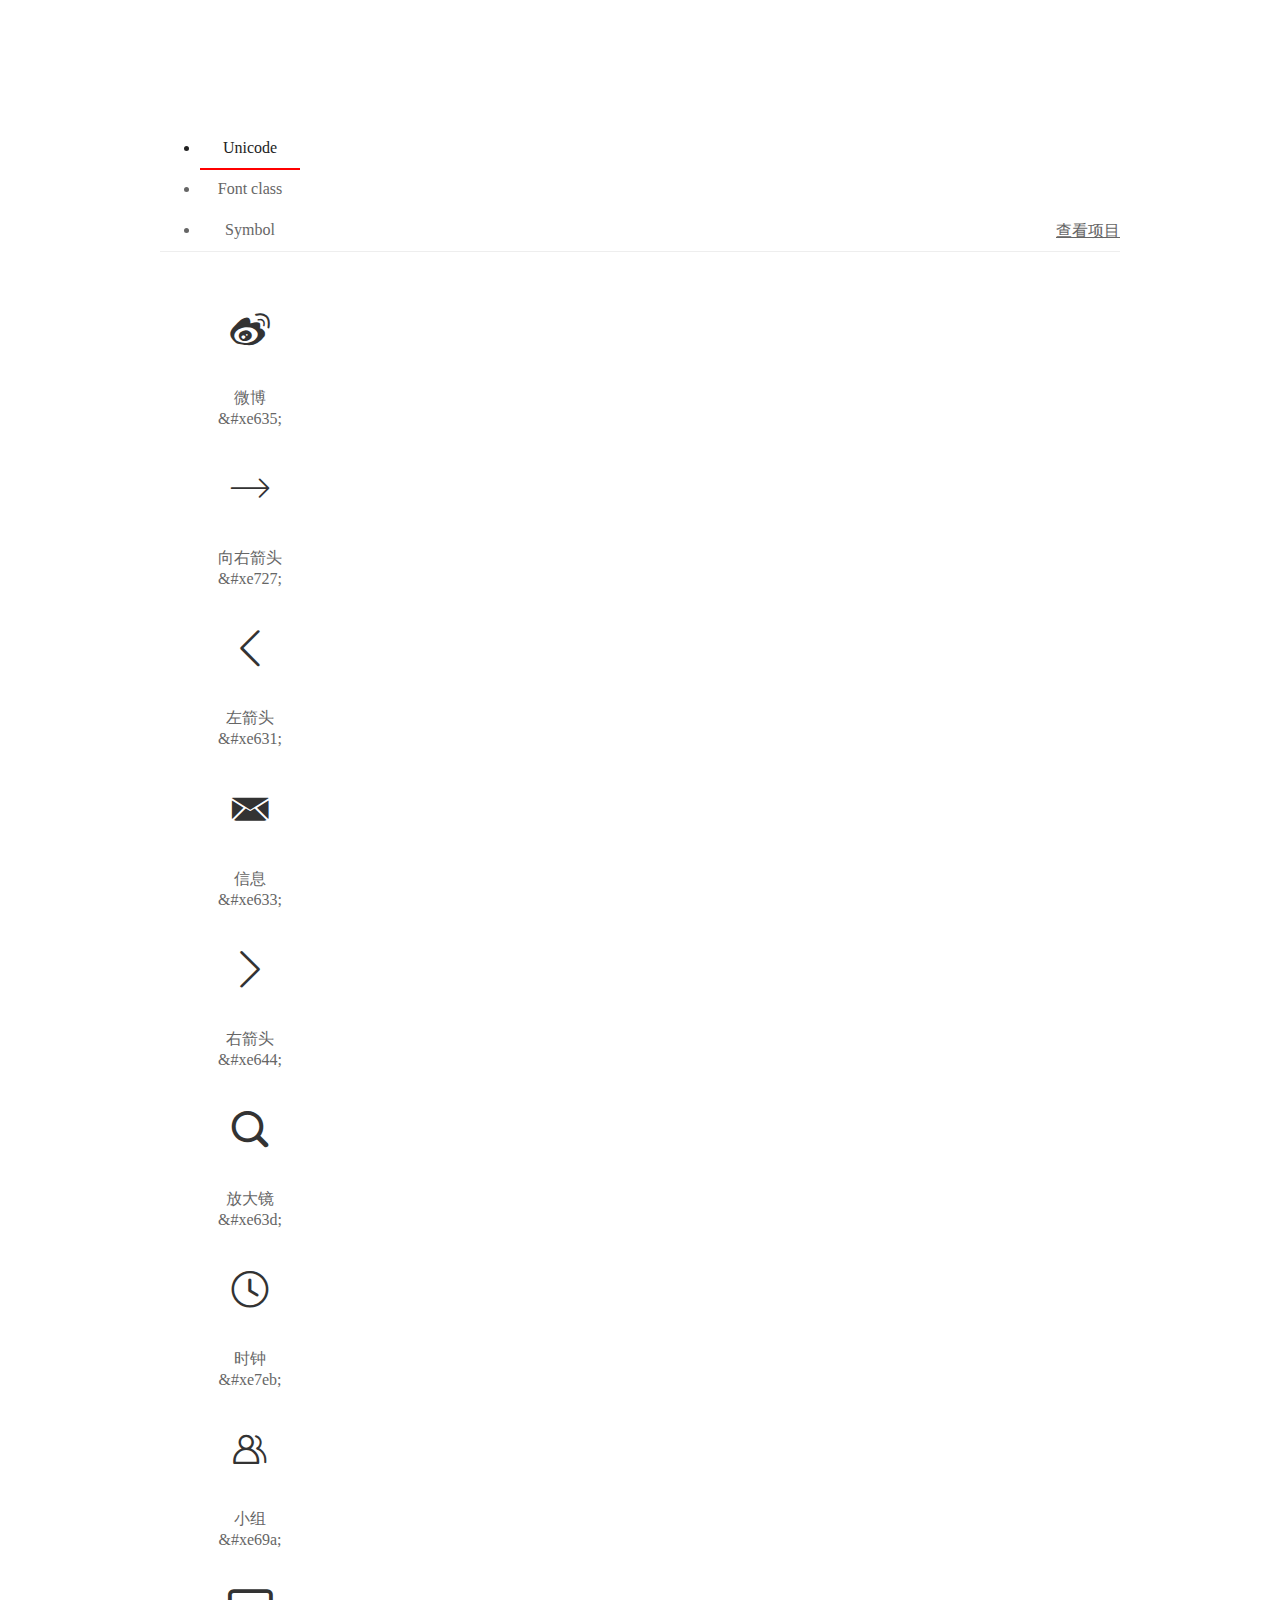
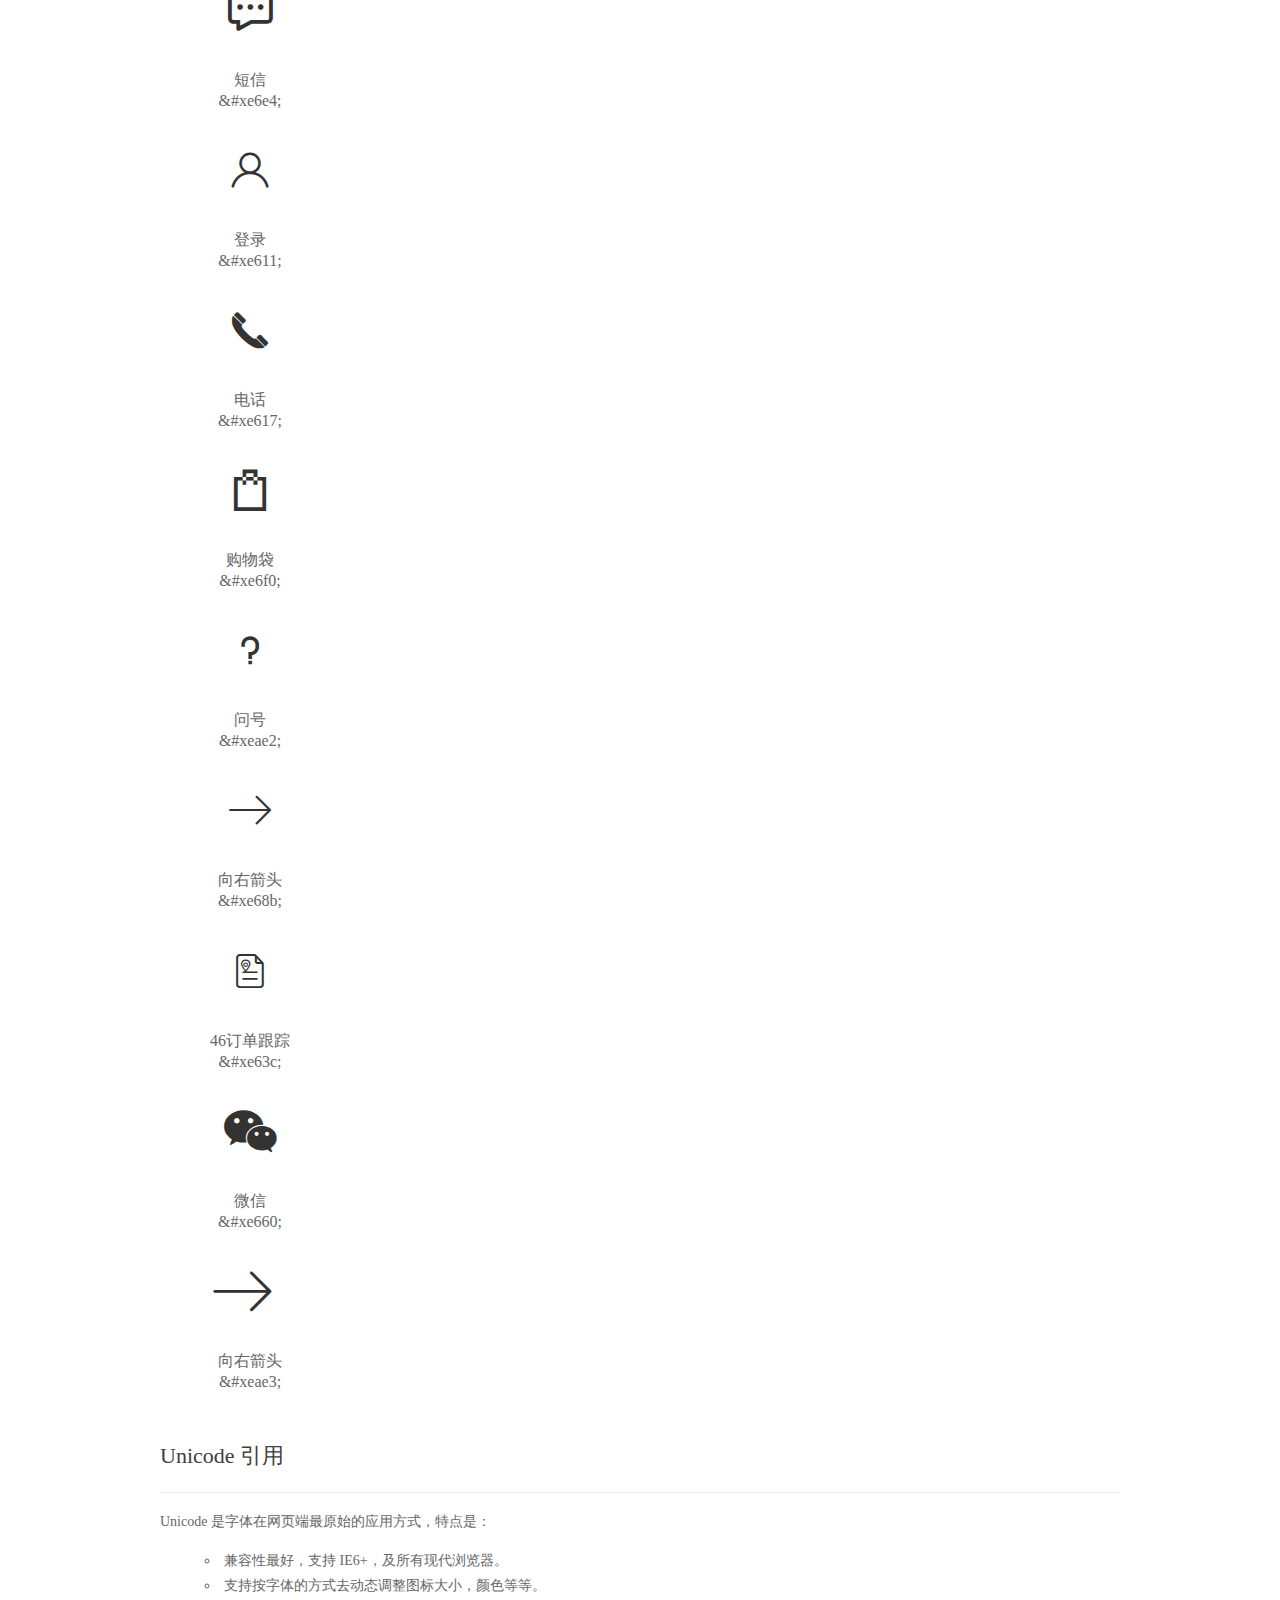
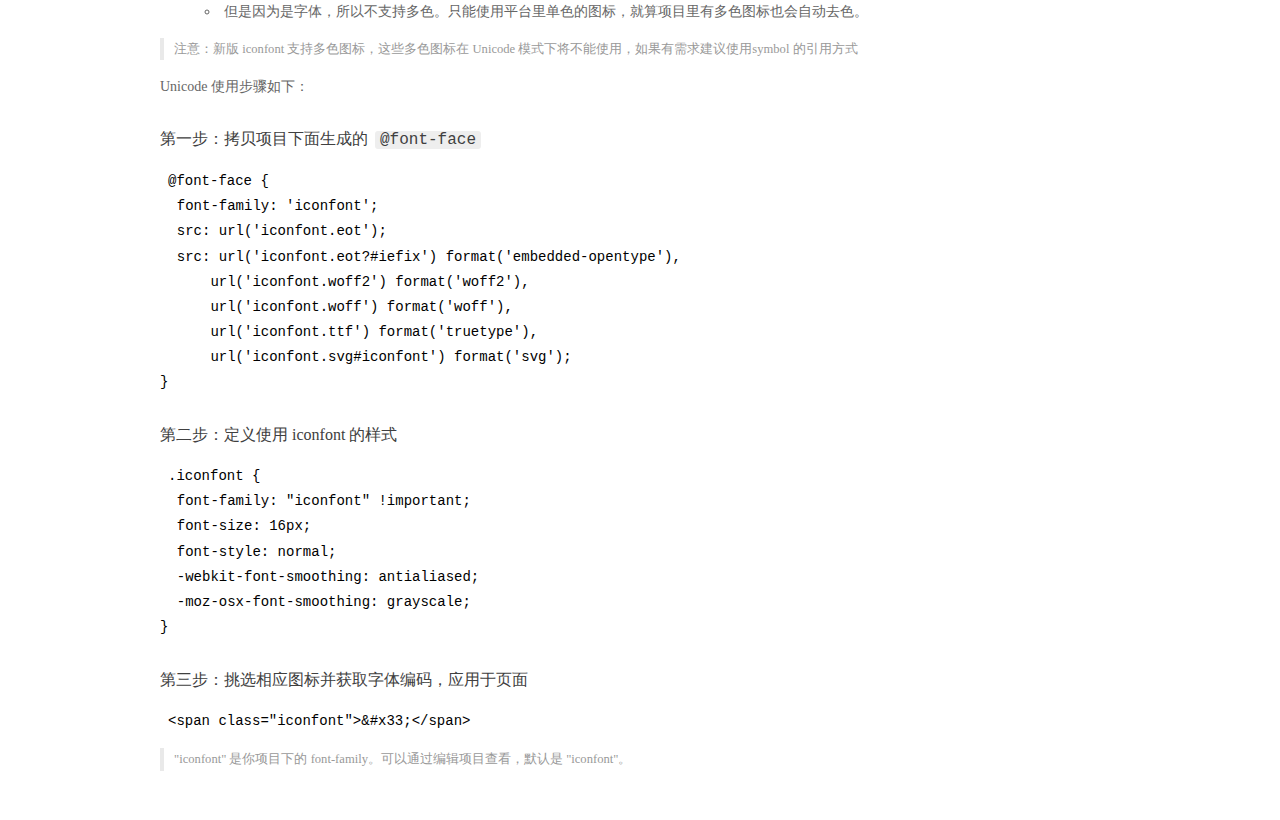
<file: css/icon-font/demo_index.html>
<!DOCTYPE html>
<html>
<head>
  <meta charset="utf-8"/>
  <title>IconFont Demo</title>
  <link rel="shortcut icon" href="https://gtms04.alicdn.com/tps/i4/TB1_oz6GVXXXXaFXpXXJDFnIXXX-64-64.ico" type="image/x-icon"/>
  <link rel="stylesheet" href="https://g.alicdn.com/thx/cube/1.3.2/cube.min.css">
  <link rel="stylesheet" href="demo.css">
  <link rel="stylesheet" href="iconfont.css">
  <script src="iconfont.js"></script>
  <!-- jQuery -->
  <script src="https://a1.alicdn.com/oss/uploads/2018/12/26/7bfddb60-08e8-11e9-9b04-53e73bb6408b.js"></script>
  <!-- 代码高亮 -->
  <script src="https://a1.alicdn.com/oss/uploads/2018/12/26/a3f714d0-08e6-11e9-8a15-ebf944d7534c.js"></script>
</head>
<body>
  <div class="main">
    <h1 class="logo"><a href="https://www.iconfont.cn/" title="iconfont 首页" target="_blank">&#xe86b;</a></h1>
    <div class="nav-tabs">
      <ul id="tabs" class="dib-box">
        <li class="dib active"><span>Unicode</span></li>
        <li class="dib"><span>Font class</span></li>
        <li class="dib"><span>Symbol</span></li>
      </ul>
      
      <a href="https://www.iconfont.cn/manage/index?manage_type=myprojects&projectId=1261110" target="_blank" class="nav-more">查看项目</a>
      
    </div>
    <div class="tab-container">
      <div class="content unicode" style="display: block;">
          <ul class="icon_lists dib-box">
          
            <li class="dib">
              <span class="icon iconfont">&#xe635;</span>
                <div class="name">微博</div>
                <div class="code-name">&amp;#xe635;</div>
              </li>
          
            <li class="dib">
              <span class="icon iconfont">&#xe727;</span>
                <div class="name">向右箭头</div>
                <div class="code-name">&amp;#xe727;</div>
              </li>
          
            <li class="dib">
              <span class="icon iconfont">&#xe631;</span>
                <div class="name">左箭头</div>
                <div class="code-name">&amp;#xe631;</div>
              </li>
          
            <li class="dib">
              <span class="icon iconfont">&#xe633;</span>
                <div class="name">信息</div>
                <div class="code-name">&amp;#xe633;</div>
              </li>
          
            <li class="dib">
              <span class="icon iconfont">&#xe644;</span>
                <div class="name">右箭头</div>
                <div class="code-name">&amp;#xe644;</div>
              </li>
          
            <li class="dib">
              <span class="icon iconfont">&#xe63d;</span>
                <div class="name">放大镜</div>
                <div class="code-name">&amp;#xe63d;</div>
              </li>
          
            <li class="dib">
              <span class="icon iconfont">&#xe7eb;</span>
                <div class="name">时钟</div>
                <div class="code-name">&amp;#xe7eb;</div>
              </li>
          
            <li class="dib">
              <span class="icon iconfont">&#xe69a;</span>
                <div class="name">小组</div>
                <div class="code-name">&amp;#xe69a;</div>
              </li>
          
            <li class="dib">
              <span class="icon iconfont">&#xe6e4;</span>
                <div class="name">短信</div>
                <div class="code-name">&amp;#xe6e4;</div>
              </li>
          
            <li class="dib">
              <span class="icon iconfont">&#xe611;</span>
                <div class="name">登录</div>
                <div class="code-name">&amp;#xe611;</div>
              </li>
          
            <li class="dib">
              <span class="icon iconfont">&#xe617;</span>
                <div class="name">电话</div>
                <div class="code-name">&amp;#xe617;</div>
              </li>
          
            <li class="dib">
              <span class="icon iconfont">&#xe6f0;</span>
                <div class="name">购物袋</div>
                <div class="code-name">&amp;#xe6f0;</div>
              </li>
          
            <li class="dib">
              <span class="icon iconfont">&#xeae2;</span>
                <div class="name">问号</div>
                <div class="code-name">&amp;#xeae2;</div>
              </li>
          
            <li class="dib">
              <span class="icon iconfont">&#xe68b;</span>
                <div class="name">向右箭头</div>
                <div class="code-name">&amp;#xe68b;</div>
              </li>
          
            <li class="dib">
              <span class="icon iconfont">&#xe63c;</span>
                <div class="name">46订单跟踪</div>
                <div class="code-name">&amp;#xe63c;</div>
              </li>
          
            <li class="dib">
              <span class="icon iconfont">&#xe660;</span>
                <div class="name">微信</div>
                <div class="code-name">&amp;#xe660;</div>
              </li>
          
            <li class="dib">
              <span class="icon iconfont">&#xeae3;</span>
                <div class="name">向右箭头</div>
                <div class="code-name">&amp;#xeae3;</div>
              </li>
          
          </ul>
          <div class="article markdown">
          <h2 id="unicode-">Unicode 引用</h2>
          <hr>

          <p>Unicode 是字体在网页端最原始的应用方式，特点是：</p>
          <ul>
            <li>兼容性最好，支持 IE6+，及所有现代浏览器。</li>
            <li>支持按字体的方式去动态调整图标大小，颜色等等。</li>
            <li>但是因为是字体，所以不支持多色。只能使用平台里单色的图标，就算项目里有多色图标也会自动去色。</li>
          </ul>
          <blockquote>
            <p>注意：新版 iconfont 支持多色图标，这些多色图标在 Unicode 模式下将不能使用，如果有需求建议使用symbol 的引用方式</p>
          </blockquote>
          <p>Unicode 使用步骤如下：</p>
          <h3 id="-font-face">第一步：拷贝项目下面生成的 <code>@font-face</code></h3>
<pre><code class="language-css"
>@font-face {
  font-family: 'iconfont';
  src: url('iconfont.eot');
  src: url('iconfont.eot?#iefix') format('embedded-opentype'),
      url('iconfont.woff2') format('woff2'),
      url('iconfont.woff') format('woff'),
      url('iconfont.ttf') format('truetype'),
      url('iconfont.svg#iconfont') format('svg');
}
</code></pre>
          <h3 id="-iconfont-">第二步：定义使用 iconfont 的样式</h3>
<pre><code class="language-css"
>.iconfont {
  font-family: "iconfont" !important;
  font-size: 16px;
  font-style: normal;
  -webkit-font-smoothing: antialiased;
  -moz-osx-font-smoothing: grayscale;
}
</code></pre>
          <h3 id="-">第三步：挑选相应图标并获取字体编码，应用于页面</h3>
<pre>
<code class="language-html"
>&lt;span class="iconfont"&gt;&amp;#x33;&lt;/span&gt;
</code></pre>
          <blockquote>
            <p>"iconfont" 是你项目下的 font-family。可以通过编辑项目查看，默认是 "iconfont"。</p>
          </blockquote>
          </div>
      </div>
      <div class="content font-class">
        <ul class="icon_lists dib-box">
          
          <li class="dib">
            <span class="icon iconfont icon-weibo"></span>
            <div class="name">
              微博
            </div>
            <div class="code-name">.icon-weibo
            </div>
          </li>
          
          <li class="dib">
            <span class="icon iconfont icon-iconset0416"></span>
            <div class="name">
              向右箭头
            </div>
            <div class="code-name">.icon-iconset0416
            </div>
          </li>
          
          <li class="dib">
            <span class="icon iconfont icon-iconfontjiantou1"></span>
            <div class="name">
              左箭头
            </div>
            <div class="code-name">.icon-iconfontjiantou1
            </div>
          </li>
          
          <li class="dib">
            <span class="icon iconfont icon-xinxi"></span>
            <div class="name">
              信息
            </div>
            <div class="code-name">.icon-xinxi
            </div>
          </li>
          
          <li class="dib">
            <span class="icon iconfont icon-youjiantou"></span>
            <div class="name">
              右箭头
            </div>
            <div class="code-name">.icon-youjiantou
            </div>
          </li>
          
          <li class="dib">
            <span class="icon iconfont icon-fangdajing"></span>
            <div class="name">
              放大镜
            </div>
            <div class="code-name">.icon-fangdajing
            </div>
          </li>
          
          <li class="dib">
            <span class="icon iconfont icon-shizhong"></span>
            <div class="name">
              时钟
            </div>
            <div class="code-name">.icon-shizhong
            </div>
          </li>
          
          <li class="dib">
            <span class="icon iconfont icon-xiaozu"></span>
            <div class="name">
              小组
            </div>
            <div class="code-name">.icon-xiaozu
            </div>
          </li>
          
          <li class="dib">
            <span class="icon iconfont icon-duanxin"></span>
            <div class="name">
              短信
            </div>
            <div class="code-name">.icon-duanxin
            </div>
          </li>
          
          <li class="dib">
            <span class="icon iconfont icon-denglu"></span>
            <div class="name">
              登录
            </div>
            <div class="code-name">.icon-denglu
            </div>
          </li>
          
          <li class="dib">
            <span class="icon iconfont icon-yidongduanicon-"></span>
            <div class="name">
              电话
            </div>
            <div class="code-name">.icon-yidongduanicon-
            </div>
          </li>
          
          <li class="dib">
            <span class="icon iconfont icon-icon-test"></span>
            <div class="name">
              购物袋
            </div>
            <div class="code-name">.icon-icon-test
            </div>
          </li>
          
          <li class="dib">
            <span class="icon iconfont icon-wenhao"></span>
            <div class="name">
              问号
            </div>
            <div class="code-name">.icon-wenhao
            </div>
          </li>
          
          <li class="dib">
            <span class="icon iconfont icon-xiangyoujiantou1"></span>
            <div class="name">
              向右箭头
            </div>
            <div class="code-name">.icon-xiangyoujiantou1
            </div>
          </li>
          
          <li class="dib">
            <span class="icon iconfont icon-dingdangenzong"></span>
            <div class="name">
              46订单跟踪
            </div>
            <div class="code-name">.icon-dingdangenzong
            </div>
          </li>
          
          <li class="dib">
            <span class="icon iconfont icon-weixin"></span>
            <div class="name">
              微信
            </div>
            <div class="code-name">.icon-weixin
            </div>
          </li>
          
          <li class="dib">
            <span class="icon iconfont icon-xiangyoujiantou1-copy"></span>
            <div class="name">
              向右箭头
            </div>
            <div class="code-name">.icon-xiangyoujiantou1-copy
            </div>
          </li>
          
        </ul>
        <div class="article markdown">
        <h2 id="font-class-">font-class 引用</h2>
        <hr>

        <p>font-class 是 Unicode 使用方式的一种变种，主要是解决 Unicode 书写不直观，语意不明确的问题。</p>
        <p>与 Unicode 使用方式相比，具有如下特点：</p>
        <ul>
          <li>兼容性良好，支持 IE8+，及所有现代浏览器。</li>
          <li>相比于 Unicode 语意明确，书写更直观。可以很容易分辨这个 icon 是什么。</li>
          <li>因为使用 class 来定义图标，所以当要替换图标时，只需要修改 class 里面的 Unicode 引用。</li>
          <li>不过因为本质上还是使用的字体，所以多色图标还是不支持的。</li>
        </ul>
        <p>使用步骤如下：</p>
        <h3 id="-fontclass-">第一步：引入项目下面生成的 fontclass 代码：</h3>
<pre><code class="language-html">&lt;link rel="stylesheet" href="./iconfont.css"&gt;
</code></pre>
        <h3 id="-">第二步：挑选相应图标并获取类名，应用于页面：</h3>
<pre><code class="language-html">&lt;span class="iconfont icon-xxx"&gt;&lt;/span&gt;
</code></pre>
        <blockquote>
          <p>"
            iconfont" 是你项目下的 font-family。可以通过编辑项目查看，默认是 "iconfont"。</p>
        </blockquote>
      </div>
      </div>
      <div class="content symbol">
          <ul class="icon_lists dib-box">
          
            <li class="dib">
                <svg class="icon svg-icon" aria-hidden="true">
                  <use xlink:href="#icon-weibo"></use>
                </svg>
                <div class="name">微博</div>
                <div class="code-name">#icon-weibo</div>
            </li>
          
            <li class="dib">
                <svg class="icon svg-icon" aria-hidden="true">
                  <use xlink:href="#icon-iconset0416"></use>
                </svg>
                <div class="name">向右箭头</div>
                <div class="code-name">#icon-iconset0416</div>
            </li>
          
            <li class="dib">
                <svg class="icon svg-icon" aria-hidden="true">
                  <use xlink:href="#icon-iconfontjiantou1"></use>
                </svg>
                <div class="name">左箭头</div>
                <div class="code-name">#icon-iconfontjiantou1</div>
            </li>
          
            <li class="dib">
                <svg class="icon svg-icon" aria-hidden="true">
                  <use xlink:href="#icon-xinxi"></use>
                </svg>
                <div class="name">信息</div>
                <div class="code-name">#icon-xinxi</div>
            </li>
          
            <li class="dib">
                <svg class="icon svg-icon" aria-hidden="true">
                  <use xlink:href="#icon-youjiantou"></use>
                </svg>
                <div class="name">右箭头</div>
                <div class="code-name">#icon-youjiantou</div>
            </li>
          
            <li class="dib">
                <svg class="icon svg-icon" aria-hidden="true">
                  <use xlink:href="#icon-fangdajing"></use>
                </svg>
                <div class="name">放大镜</div>
                <div class="code-name">#icon-fangdajing</div>
            </li>
          
            <li class="dib">
                <svg class="icon svg-icon" aria-hidden="true">
                  <use xlink:href="#icon-shizhong"></use>
                </svg>
                <div class="name">时钟</div>
                <div class="code-name">#icon-shizhong</div>
            </li>
          
            <li class="dib">
                <svg class="icon svg-icon" aria-hidden="true">
                  <use xlink:href="#icon-xiaozu"></use>
                </svg>
                <div class="name">小组</div>
                <div class="code-name">#icon-xiaozu</div>
            </li>
          
            <li class="dib">
                <svg class="icon svg-icon" aria-hidden="true">
                  <use xlink:href="#icon-duanxin"></use>
                </svg>
                <div class="name">短信</div>
                <div class="code-name">#icon-duanxin</div>
            </li>
          
            <li class="dib">
                <svg class="icon svg-icon" aria-hidden="true">
                  <use xlink:href="#icon-denglu"></use>
                </svg>
                <div class="name">登录</div>
                <div class="code-name">#icon-denglu</div>
            </li>
          
            <li class="dib">
                <svg class="icon svg-icon" aria-hidden="true">
                  <use xlink:href="#icon-yidongduanicon-"></use>
                </svg>
                <div class="name">电话</div>
                <div class="code-name">#icon-yidongduanicon-</div>
            </li>
          
            <li class="dib">
                <svg class="icon svg-icon" aria-hidden="true">
                  <use xlink:href="#icon-icon-test"></use>
                </svg>
                <div class="name">购物袋</div>
                <div class="code-name">#icon-icon-test</div>
            </li>
          
            <li class="dib">
                <svg class="icon svg-icon" aria-hidden="true">
                  <use xlink:href="#icon-wenhao"></use>
                </svg>
                <div class="name">问号</div>
                <div class="code-name">#icon-wenhao</div>
            </li>
          
            <li class="dib">
                <svg class="icon svg-icon" aria-hidden="true">
                  <use xlink:href="#icon-xiangyoujiantou1"></use>
                </svg>
                <div class="name">向右箭头</div>
                <div class="code-name">#icon-xiangyoujiantou1</div>
            </li>
          
            <li class="dib">
                <svg class="icon svg-icon" aria-hidden="true">
                  <use xlink:href="#icon-dingdangenzong"></use>
                </svg>
                <div class="name">46订单跟踪</div>
                <div class="code-name">#icon-dingdangenzong</div>
            </li>
          
            <li class="dib">
                <svg class="icon svg-icon" aria-hidden="true">
                  <use xlink:href="#icon-weixin"></use>
                </svg>
                <div class="name">微信</div>
                <div class="code-name">#icon-weixin</div>
            </li>
          
            <li class="dib">
                <svg class="icon svg-icon" aria-hidden="true">
                  <use xlink:href="#icon-xiangyoujiantou1-copy"></use>
                </svg>
                <div class="name">向右箭头</div>
                <div class="code-name">#icon-xiangyoujiantou1-copy</div>
            </li>
          
          </ul>
          <div class="article markdown">
          <h2 id="symbol-">Symbol 引用</h2>
          <hr>

          <p>这是一种全新的使用方式，应该说这才是未来的主流，也是平台目前推荐的用法。相关介绍可以参考这篇<a href="">文章</a>
            这种用法其实是做了一个 SVG 的集合，与另外两种相比具有如下特点：</p>
          <ul>
            <li>支持多色图标了，不再受单色限制。</li>
            <li>通过一些技巧，支持像字体那样，通过 <code>font-size</code>, <code>color</code> 来调整样式。</li>
            <li>兼容性较差，支持 IE9+，及现代浏览器。</li>
            <li>浏览器渲染 SVG 的性能一般，还不如 png。</li>
          </ul>
          <p>使用步骤如下：</p>
          <h3 id="-symbol-">第一步：引入项目下面生成的 symbol 代码：</h3>
<pre><code class="language-html">&lt;script src="./iconfont.js"&gt;&lt;/script&gt;
</code></pre>
          <h3 id="-css-">第二步：加入通用 CSS 代码（引入一次就行）：</h3>
<pre><code class="language-html">&lt;style&gt;
.icon {
  width: 1em;
  height: 1em;
  vertical-align: -0.15em;
  fill: currentColor;
  overflow: hidden;
}
&lt;/style&gt;
</code></pre>
          <h3 id="-">第三步：挑选相应图标并获取类名，应用于页面：</h3>
<pre><code class="language-html">&lt;svg class="icon" aria-hidden="true"&gt;
  &lt;use xlink:href="#icon-xxx"&gt;&lt;/use&gt;
&lt;/svg&gt;
</code></pre>
          </div>
      </div>

    </div>
  </div>
  <script>
  $(document).ready(function () {
      $('.tab-container .content:first').show()

      $('#tabs li').click(function (e) {
        var tabContent = $('.tab-container .content')
        var index = $(this).index()

        if ($(this).hasClass('active')) {
          return
        } else {
          $('#tabs li').removeClass('active')
          $(this).addClass('active')

          tabContent.hide().eq(index).fadeIn()
        }
      })
    })
  </script>
</body>
</html>
</file>
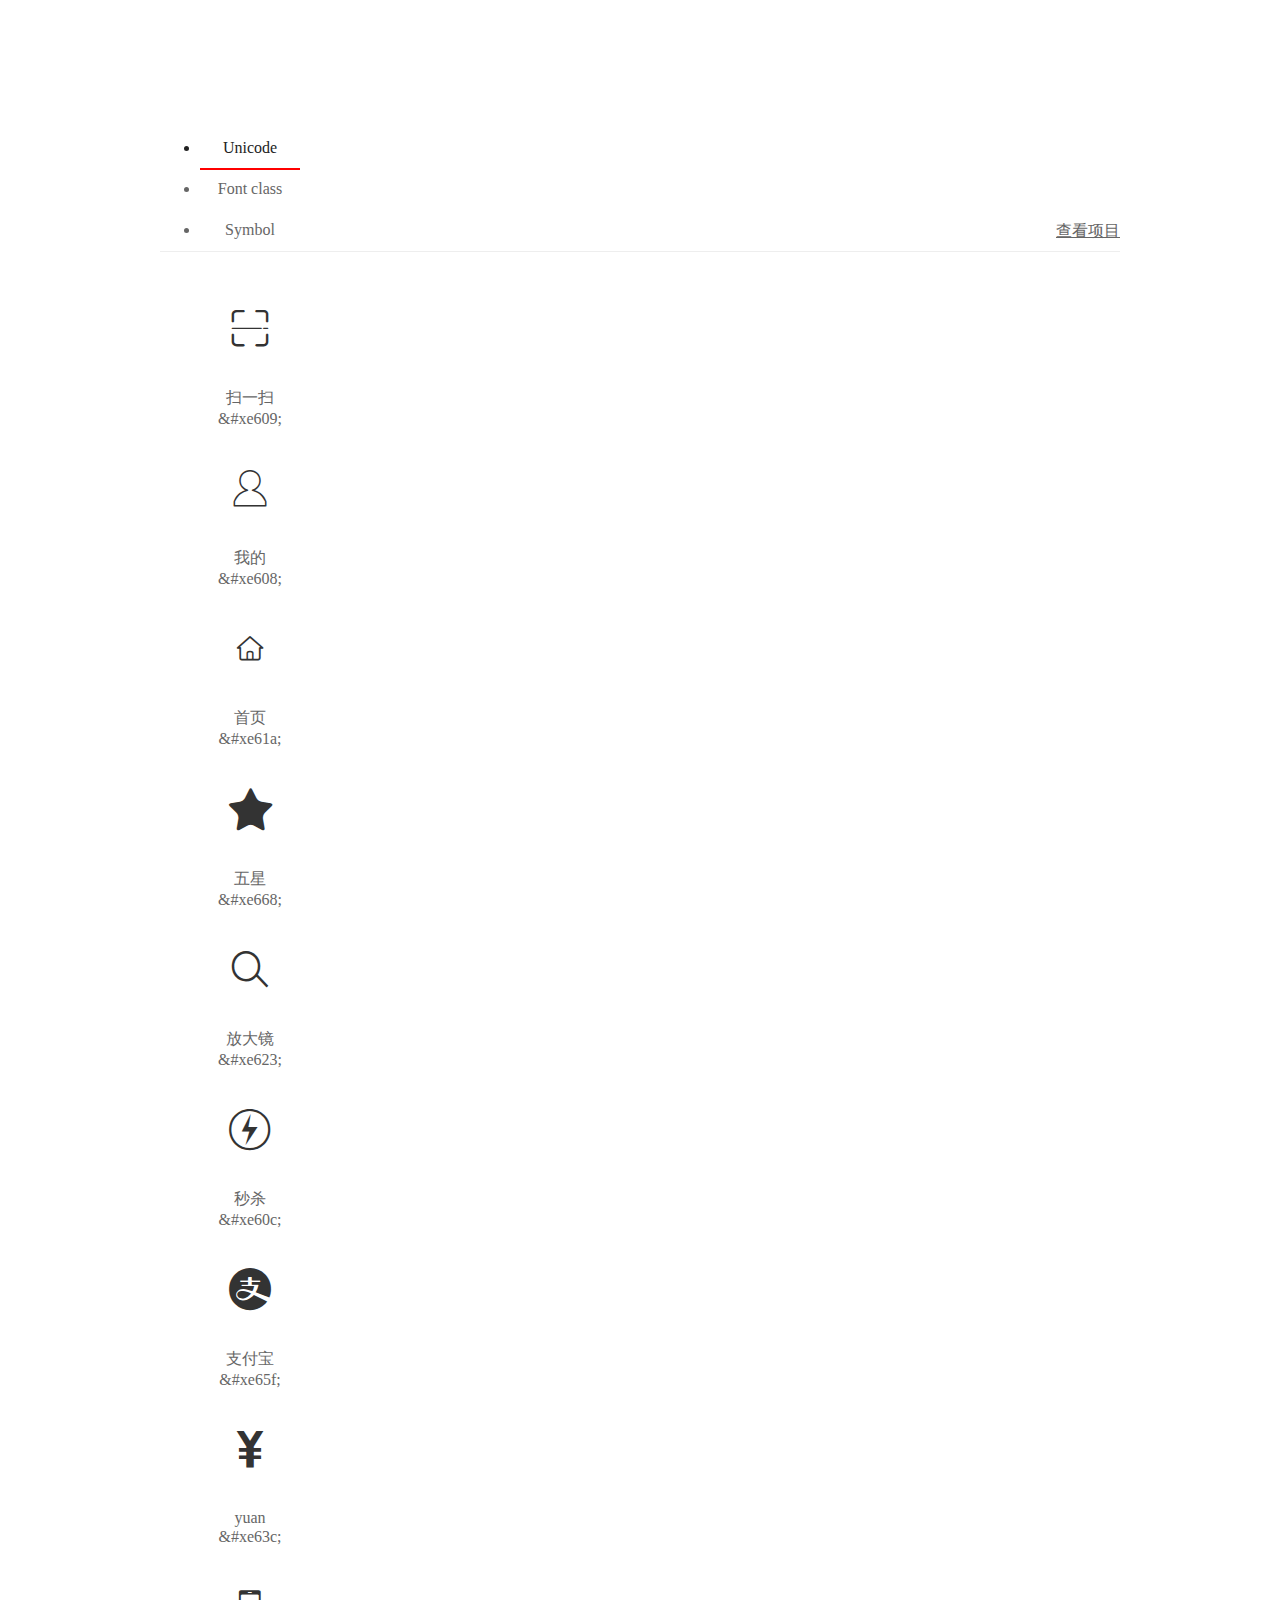
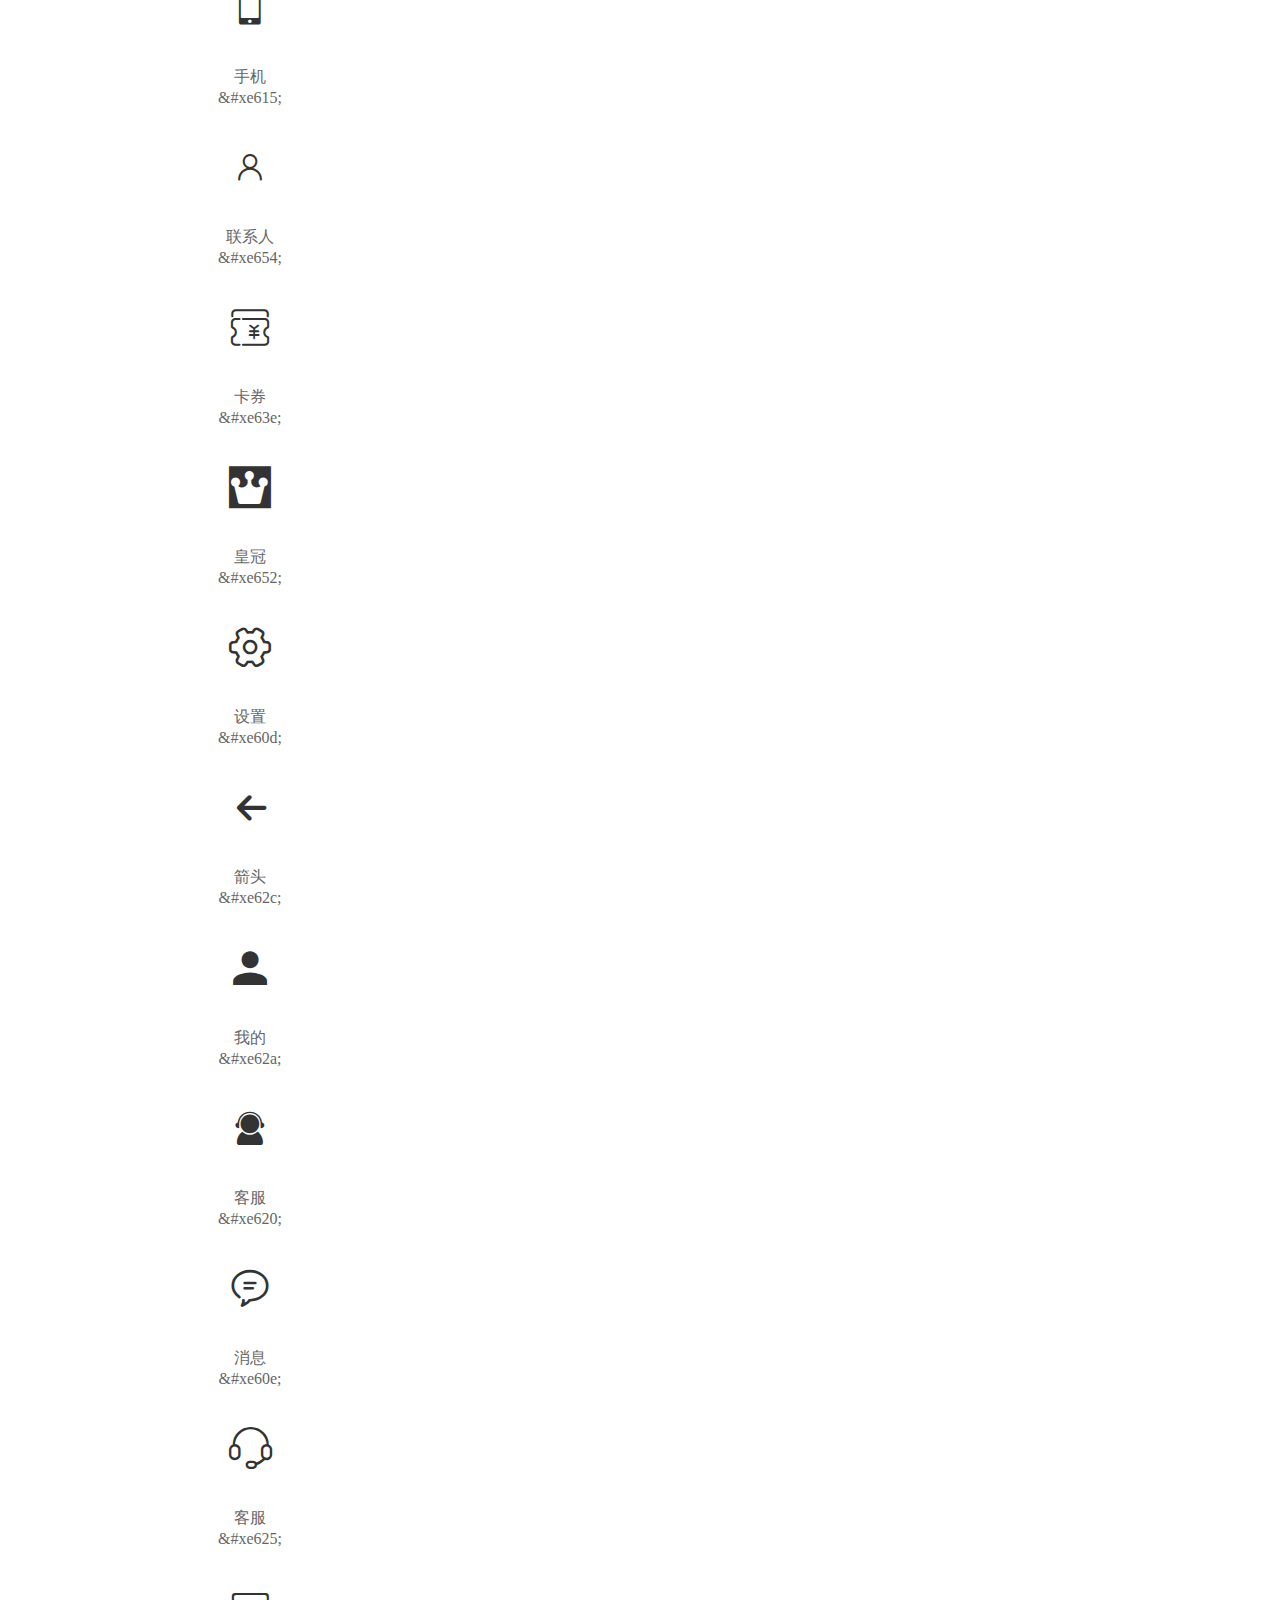
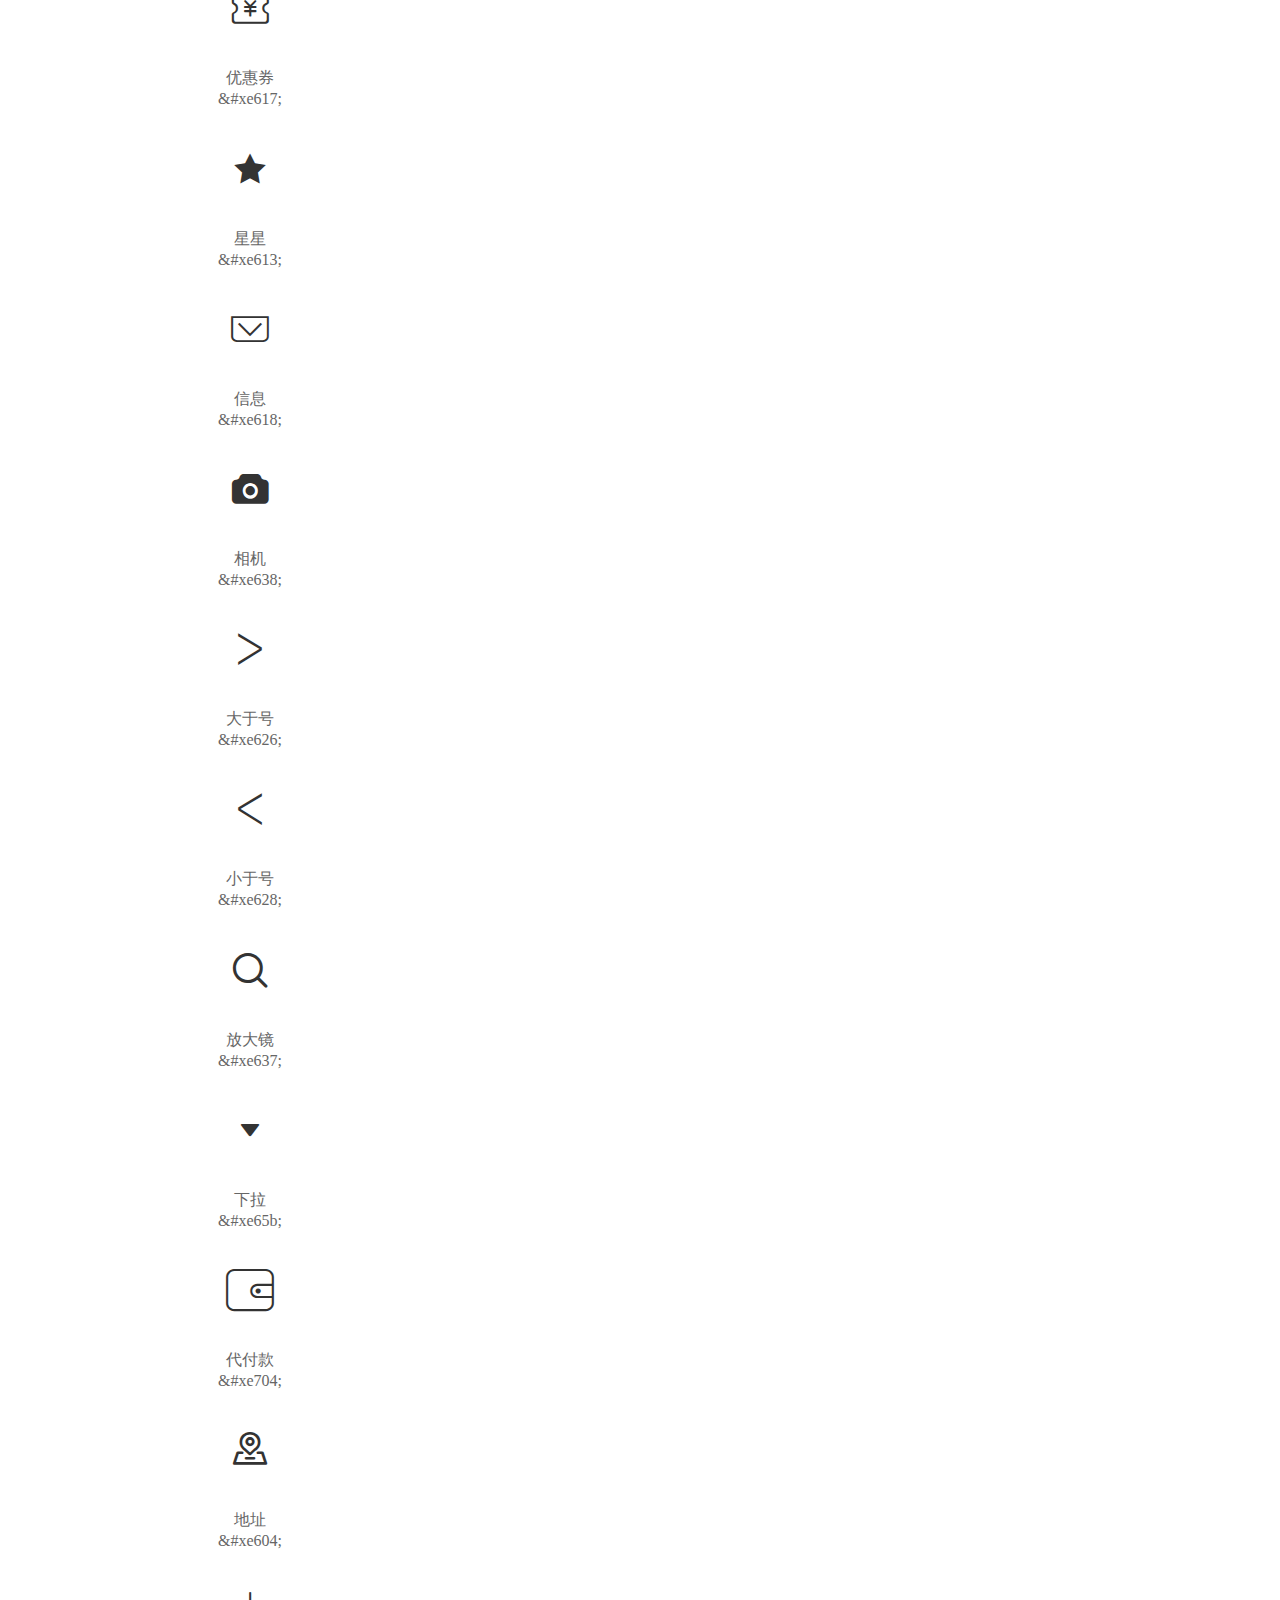
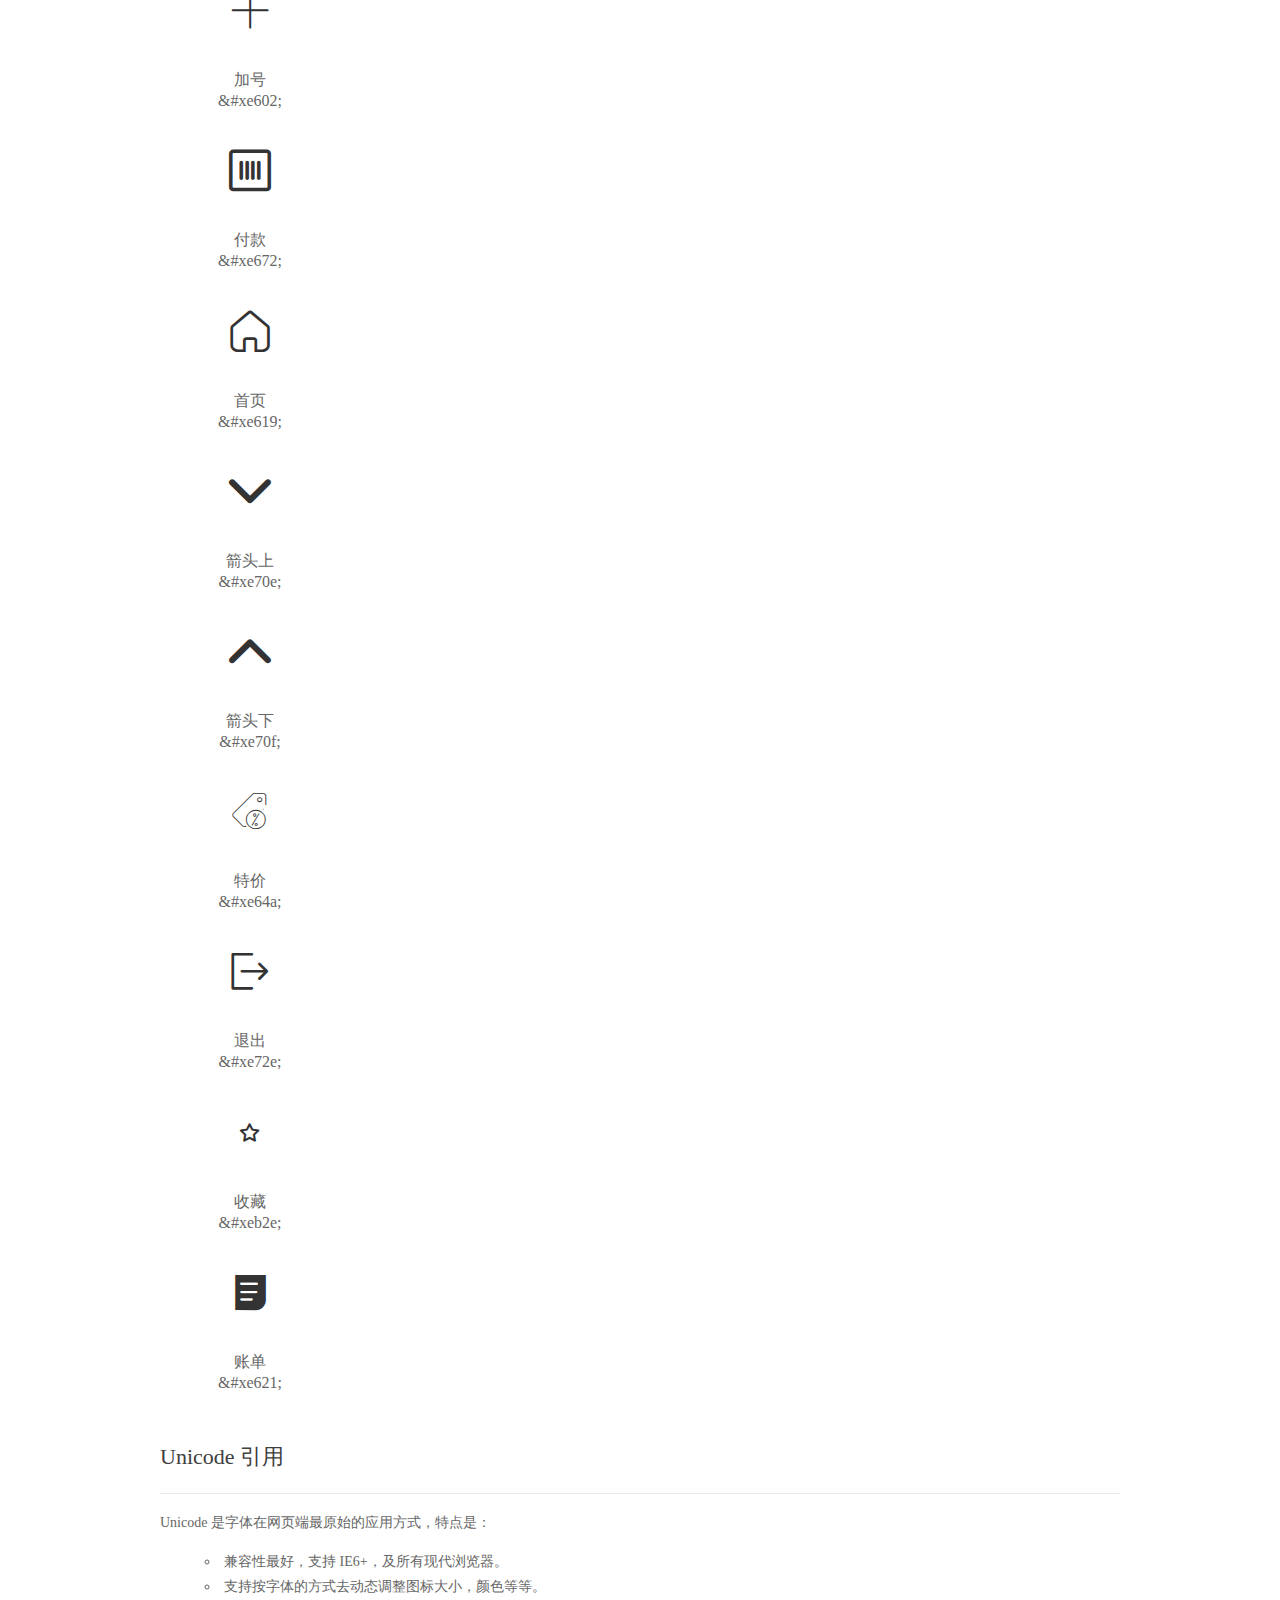
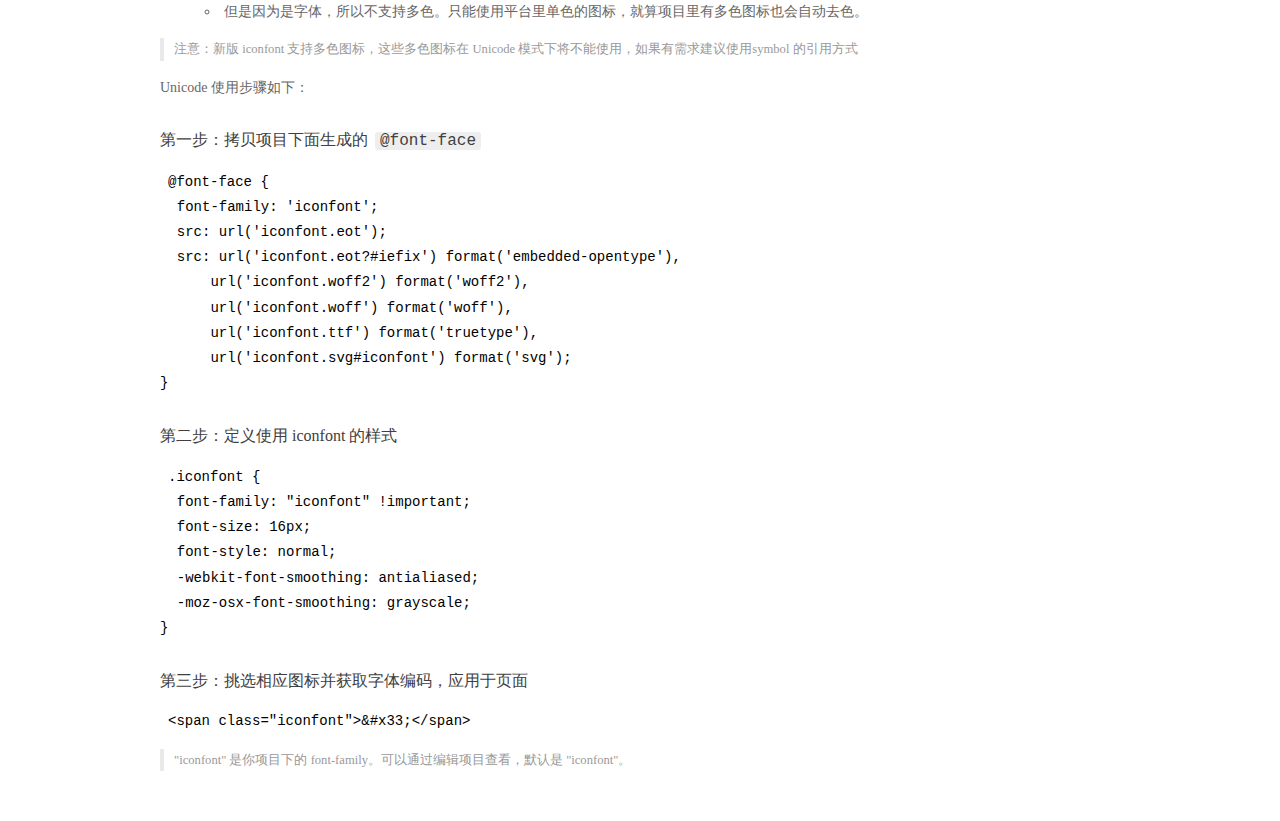
<file: css/iconfont/demo_index.html>
<!DOCTYPE html>
<html>
<head>
  <meta charset="utf-8"/>
  <title>IconFont Demo</title>
  <link rel="shortcut icon" href="https://gtms04.alicdn.com/tps/i4/TB1_oz6GVXXXXaFXpXXJDFnIXXX-64-64.ico" type="image/x-icon"/>
  <link rel="stylesheet" href="https://g.alicdn.com/thx/cube/1.3.2/cube.min.css">
  <link rel="stylesheet" href="demo.css">
  <link rel="stylesheet" href="iconfont.css">
  <script src="iconfont.js"></script>
  <!-- jQuery -->
  <script src="https://a1.alicdn.com/oss/uploads/2018/12/26/7bfddb60-08e8-11e9-9b04-53e73bb6408b.js"></script>
  <!-- 代码高亮 -->
  <script src="https://a1.alicdn.com/oss/uploads/2018/12/26/a3f714d0-08e6-11e9-8a15-ebf944d7534c.js"></script>
</head>
<body>
  <div class="main">
    <h1 class="logo"><a href="https://www.iconfont.cn/" title="iconfont 首页" target="_blank">&#xe86b;</a></h1>
    <div class="nav-tabs">
      <ul id="tabs" class="dib-box">
        <li class="dib active"><span>Unicode</span></li>
        <li class="dib"><span>Font class</span></li>
        <li class="dib"><span>Symbol</span></li>
      </ul>
      
      <a href="https://www.iconfont.cn/manage/index?manage_type=myprojects&projectId=1127540" target="_blank" class="nav-more">查看项目</a>
      
    </div>
    <div class="tab-container">
      <div class="content unicode" style="display: block;">
          <ul class="icon_lists dib-box">
          
            <li class="dib">
              <span class="icon iconfont">&#xe609;</span>
                <div class="name">扫一扫</div>
                <div class="code-name">&amp;#xe609;</div>
              </li>
          
            <li class="dib">
              <span class="icon iconfont">&#xe608;</span>
                <div class="name">我的</div>
                <div class="code-name">&amp;#xe608;</div>
              </li>
          
            <li class="dib">
              <span class="icon iconfont">&#xe61a;</span>
                <div class="name">首页</div>
                <div class="code-name">&amp;#xe61a;</div>
              </li>
          
            <li class="dib">
              <span class="icon iconfont">&#xe668;</span>
                <div class="name">五星</div>
                <div class="code-name">&amp;#xe668;</div>
              </li>
          
            <li class="dib">
              <span class="icon iconfont">&#xe623;</span>
                <div class="name">放大镜</div>
                <div class="code-name">&amp;#xe623;</div>
              </li>
          
            <li class="dib">
              <span class="icon iconfont">&#xe60c;</span>
                <div class="name">秒杀</div>
                <div class="code-name">&amp;#xe60c;</div>
              </li>
          
            <li class="dib">
              <span class="icon iconfont">&#xe65f;</span>
                <div class="name">支付宝</div>
                <div class="code-name">&amp;#xe65f;</div>
              </li>
          
            <li class="dib">
              <span class="icon iconfont">&#xe63c;</span>
                <div class="name">yuan</div>
                <div class="code-name">&amp;#xe63c;</div>
              </li>
          
            <li class="dib">
              <span class="icon iconfont">&#xe615;</span>
                <div class="name">手机</div>
                <div class="code-name">&amp;#xe615;</div>
              </li>
          
            <li class="dib">
              <span class="icon iconfont">&#xe654;</span>
                <div class="name">联系人</div>
                <div class="code-name">&amp;#xe654;</div>
              </li>
          
            <li class="dib">
              <span class="icon iconfont">&#xe63e;</span>
                <div class="name">卡券</div>
                <div class="code-name">&amp;#xe63e;</div>
              </li>
          
            <li class="dib">
              <span class="icon iconfont">&#xe652;</span>
                <div class="name">皇冠</div>
                <div class="code-name">&amp;#xe652;</div>
              </li>
          
            <li class="dib">
              <span class="icon iconfont">&#xe60d;</span>
                <div class="name">设置</div>
                <div class="code-name">&amp;#xe60d;</div>
              </li>
          
            <li class="dib">
              <span class="icon iconfont">&#xe62c;</span>
                <div class="name">箭头</div>
                <div class="code-name">&amp;#xe62c;</div>
              </li>
          
            <li class="dib">
              <span class="icon iconfont">&#xe62a;</span>
                <div class="name">我的</div>
                <div class="code-name">&amp;#xe62a;</div>
              </li>
          
            <li class="dib">
              <span class="icon iconfont">&#xe620;</span>
                <div class="name">客服</div>
                <div class="code-name">&amp;#xe620;</div>
              </li>
          
            <li class="dib">
              <span class="icon iconfont">&#xe60e;</span>
                <div class="name">消息</div>
                <div class="code-name">&amp;#xe60e;</div>
              </li>
          
            <li class="dib">
              <span class="icon iconfont">&#xe625;</span>
                <div class="name">客服</div>
                <div class="code-name">&amp;#xe625;</div>
              </li>
          
            <li class="dib">
              <span class="icon iconfont">&#xe617;</span>
                <div class="name">优惠券</div>
                <div class="code-name">&amp;#xe617;</div>
              </li>
          
            <li class="dib">
              <span class="icon iconfont">&#xe613;</span>
                <div class="name">星星</div>
                <div class="code-name">&amp;#xe613;</div>
              </li>
          
            <li class="dib">
              <span class="icon iconfont">&#xe618;</span>
                <div class="name">信息</div>
                <div class="code-name">&amp;#xe618;</div>
              </li>
          
            <li class="dib">
              <span class="icon iconfont">&#xe638;</span>
                <div class="name">相机</div>
                <div class="code-name">&amp;#xe638;</div>
              </li>
          
            <li class="dib">
              <span class="icon iconfont">&#xe626;</span>
                <div class="name">大于号</div>
                <div class="code-name">&amp;#xe626;</div>
              </li>
          
            <li class="dib">
              <span class="icon iconfont">&#xe628;</span>
                <div class="name">小于号</div>
                <div class="code-name">&amp;#xe628;</div>
              </li>
          
            <li class="dib">
              <span class="icon iconfont">&#xe637;</span>
                <div class="name">放大镜</div>
                <div class="code-name">&amp;#xe637;</div>
              </li>
          
            <li class="dib">
              <span class="icon iconfont">&#xe65b;</span>
                <div class="name">下拉</div>
                <div class="code-name">&amp;#xe65b;</div>
              </li>
          
            <li class="dib">
              <span class="icon iconfont">&#xe704;</span>
                <div class="name">代付款</div>
                <div class="code-name">&amp;#xe704;</div>
              </li>
          
            <li class="dib">
              <span class="icon iconfont">&#xe604;</span>
                <div class="name">地址</div>
                <div class="code-name">&amp;#xe604;</div>
              </li>
          
            <li class="dib">
              <span class="icon iconfont">&#xe602;</span>
                <div class="name">加号</div>
                <div class="code-name">&amp;#xe602;</div>
              </li>
          
            <li class="dib">
              <span class="icon iconfont">&#xe672;</span>
                <div class="name">付款</div>
                <div class="code-name">&amp;#xe672;</div>
              </li>
          
            <li class="dib">
              <span class="icon iconfont">&#xe619;</span>
                <div class="name">首页</div>
                <div class="code-name">&amp;#xe619;</div>
              </li>
          
            <li class="dib">
              <span class="icon iconfont">&#xe70e;</span>
                <div class="name">箭头上</div>
                <div class="code-name">&amp;#xe70e;</div>
              </li>
          
            <li class="dib">
              <span class="icon iconfont">&#xe70f;</span>
                <div class="name">箭头下</div>
                <div class="code-name">&amp;#xe70f;</div>
              </li>
          
            <li class="dib">
              <span class="icon iconfont">&#xe64a;</span>
                <div class="name">特价</div>
                <div class="code-name">&amp;#xe64a;</div>
              </li>
          
            <li class="dib">
              <span class="icon iconfont">&#xe72e;</span>
                <div class="name">退出</div>
                <div class="code-name">&amp;#xe72e;</div>
              </li>
          
            <li class="dib">
              <span class="icon iconfont">&#xeb2e;</span>
                <div class="name">收藏</div>
                <div class="code-name">&amp;#xeb2e;</div>
              </li>
          
            <li class="dib">
              <span class="icon iconfont">&#xe621;</span>
                <div class="name">账单</div>
                <div class="code-name">&amp;#xe621;</div>
              </li>
          
          </ul>
          <div class="article markdown">
          <h2 id="unicode-">Unicode 引用</h2>
          <hr>

          <p>Unicode 是字体在网页端最原始的应用方式，特点是：</p>
          <ul>
            <li>兼容性最好，支持 IE6+，及所有现代浏览器。</li>
            <li>支持按字体的方式去动态调整图标大小，颜色等等。</li>
            <li>但是因为是字体，所以不支持多色。只能使用平台里单色的图标，就算项目里有多色图标也会自动去色。</li>
          </ul>
          <blockquote>
            <p>注意：新版 iconfont 支持多色图标，这些多色图标在 Unicode 模式下将不能使用，如果有需求建议使用symbol 的引用方式</p>
          </blockquote>
          <p>Unicode 使用步骤如下：</p>
          <h3 id="-font-face">第一步：拷贝项目下面生成的 <code>@font-face</code></h3>
<pre><code class="language-css"
>@font-face {
  font-family: 'iconfont';
  src: url('iconfont.eot');
  src: url('iconfont.eot?#iefix') format('embedded-opentype'),
      url('iconfont.woff2') format('woff2'),
      url('iconfont.woff') format('woff'),
      url('iconfont.ttf') format('truetype'),
      url('iconfont.svg#iconfont') format('svg');
}
</code></pre>
          <h3 id="-iconfont-">第二步：定义使用 iconfont 的样式</h3>
<pre><code class="language-css"
>.iconfont {
  font-family: "iconfont" !important;
  font-size: 16px;
  font-style: normal;
  -webkit-font-smoothing: antialiased;
  -moz-osx-font-smoothing: grayscale;
}
</code></pre>
          <h3 id="-">第三步：挑选相应图标并获取字体编码，应用于页面</h3>
<pre>
<code class="language-html"
>&lt;span class="iconfont"&gt;&amp;#x33;&lt;/span&gt;
</code></pre>
          <blockquote>
            <p>"iconfont" 是你项目下的 font-family。可以通过编辑项目查看，默认是 "iconfont"。</p>
          </blockquote>
          </div>
      </div>
      <div class="content font-class">
        <ul class="icon_lists dib-box">
          
          <li class="dib">
            <span class="icon iconfont icon-saoyisao"></span>
            <div class="name">
              扫一扫
            </div>
            <div class="code-name">.icon-saoyisao
            </div>
          </li>
          
          <li class="dib">
            <span class="icon iconfont icon-profile"></span>
            <div class="name">
              我的
            </div>
            <div class="code-name">.icon-profile
            </div>
          </li>
          
          <li class="dib">
            <span class="icon iconfont icon-xiazai45"></span>
            <div class="name">
              首页
            </div>
            <div class="code-name">.icon-xiazai45
            </div>
          </li>
          
          <li class="dib">
            <span class="icon iconfont icon-wuxing"></span>
            <div class="name">
              五星
            </div>
            <div class="code-name">.icon-wuxing
            </div>
          </li>
          
          <li class="dib">
            <span class="icon iconfont icon-search"></span>
            <div class="name">
              放大镜
            </div>
            <div class="code-name">.icon-search
            </div>
          </li>
          
          <li class="dib">
            <span class="icon iconfont icon-miaosha"></span>
            <div class="name">
              秒杀
            </div>
            <div class="code-name">.icon-miaosha
            </div>
          </li>
          
          <li class="dib">
            <span class="icon iconfont icon-zhifubao"></span>
            <div class="name">
              支付宝
            </div>
            <div class="code-name">.icon-zhifubao
            </div>
          </li>
          
          <li class="dib">
            <span class="icon iconfont icon-yuan"></span>
            <div class="name">
              yuan
            </div>
            <div class="code-name">.icon-yuan
            </div>
          </li>
          
          <li class="dib">
            <span class="icon iconfont icon-shouji"></span>
            <div class="name">
              手机
            </div>
            <div class="code-name">.icon-shouji
            </div>
          </li>
          
          <li class="dib">
            <span class="icon iconfont icon-lianxiren"></span>
            <div class="name">
              联系人
            </div>
            <div class="code-name">.icon-lianxiren
            </div>
          </li>
          
          <li class="dib">
            <span class="icon iconfont icon-qiaquan"></span>
            <div class="name">
              卡券
            </div>
            <div class="code-name">.icon-qiaquan
            </div>
          </li>
          
          <li class="dib">
            <span class="icon iconfont icon-huangguan"></span>
            <div class="name">
              皇冠
            </div>
            <div class="code-name">.icon-huangguan
            </div>
          </li>
          
          <li class="dib">
            <span class="icon iconfont icon-shezhi"></span>
            <div class="name">
              设置
            </div>
            <div class="code-name">.icon-shezhi
            </div>
          </li>
          
          <li class="dib">
            <span class="icon iconfont icon-jiantou"></span>
            <div class="name">
              箭头
            </div>
            <div class="code-name">.icon-jiantou
            </div>
          </li>
          
          <li class="dib">
            <span class="icon iconfont icon-wode"></span>
            <div class="name">
              我的
            </div>
            <div class="code-name">.icon-wode
            </div>
          </li>
          
          <li class="dib">
            <span class="icon iconfont icon-kefu-tianchong"></span>
            <div class="name">
              客服
            </div>
            <div class="code-name">.icon-kefu-tianchong
            </div>
          </li>
          
          <li class="dib">
            <span class="icon iconfont icon-xiaoxi"></span>
            <div class="name">
              消息
            </div>
            <div class="code-name">.icon-xiaoxi
            </div>
          </li>
          
          <li class="dib">
            <span class="icon iconfont icon-kefu"></span>
            <div class="name">
              客服
            </div>
            <div class="code-name">.icon-kefu
            </div>
          </li>
          
          <li class="dib">
            <span class="icon iconfont icon-coupon"></span>
            <div class="name">
              优惠券
            </div>
            <div class="code-name">.icon-coupon
            </div>
          </li>
          
          <li class="dib">
            <span class="icon iconfont icon-icon-"></span>
            <div class="name">
              星星
            </div>
            <div class="code-name">.icon-icon-
            </div>
          </li>
          
          <li class="dib">
            <span class="icon iconfont icon-weibiaoti-"></span>
            <div class="name">
              信息
            </div>
            <div class="code-name">.icon-weibiaoti-
            </div>
          </li>
          
          <li class="dib">
            <span class="icon iconfont icon-xiangji"></span>
            <div class="name">
              相机
            </div>
            <div class="code-name">.icon-xiangji
            </div>
          </li>
          
          <li class="dib">
            <span class="icon iconfont icon-dayuhao"></span>
            <div class="name">
              大于号
            </div>
            <div class="code-name">.icon-dayuhao
            </div>
          </li>
          
          <li class="dib">
            <span class="icon iconfont icon-xiaoyuhao"></span>
            <div class="name">
              小于号
            </div>
            <div class="code-name">.icon-xiaoyuhao
            </div>
          </li>
          
          <li class="dib">
            <span class="icon iconfont icon-fangdajing"></span>
            <div class="name">
              放大镜
            </div>
            <div class="code-name">.icon-fangdajing
            </div>
          </li>
          
          <li class="dib">
            <span class="icon iconfont icon-xiala"></span>
            <div class="name">
              下拉
            </div>
            <div class="code-name">.icon-xiala
            </div>
          </li>
          
          <li class="dib">
            <span class="icon iconfont icon-daifukuan"></span>
            <div class="name">
              代付款
            </div>
            <div class="code-name">.icon-daifukuan
            </div>
          </li>
          
          <li class="dib">
            <span class="icon iconfont icon-dizhi"></span>
            <div class="name">
              地址
            </div>
            <div class="code-name">.icon-dizhi
            </div>
          </li>
          
          <li class="dib">
            <span class="icon iconfont icon-jiahao"></span>
            <div class="name">
              加号
            </div>
            <div class="code-name">.icon-jiahao
            </div>
          </li>
          
          <li class="dib">
            <span class="icon iconfont icon-fukuan"></span>
            <div class="name">
              付款
            </div>
            <div class="code-name">.icon-fukuan
            </div>
          </li>
          
          <li class="dib">
            <span class="icon iconfont icon-shouye"></span>
            <div class="name">
              首页
            </div>
            <div class="code-name">.icon-shouye
            </div>
          </li>
          
          <li class="dib">
            <span class="icon iconfont icon-jiantoushang"></span>
            <div class="name">
              箭头上
            </div>
            <div class="code-name">.icon-jiantoushang
            </div>
          </li>
          
          <li class="dib">
            <span class="icon iconfont icon-jiantouxia"></span>
            <div class="name">
              箭头下
            </div>
            <div class="code-name">.icon-jiantouxia
            </div>
          </li>
          
          <li class="dib">
            <span class="icon iconfont icon-tejia"></span>
            <div class="name">
              特价
            </div>
            <div class="code-name">.icon-tejia
            </div>
          </li>
          
          <li class="dib">
            <span class="icon iconfont icon-tuichu"></span>
            <div class="name">
              退出
            </div>
            <div class="code-name">.icon-tuichu
            </div>
          </li>
          
          <li class="dib">
            <span class="icon iconfont icon-shoucang"></span>
            <div class="name">
              收藏
            </div>
            <div class="code-name">.icon-shoucang
            </div>
          </li>
          
          <li class="dib">
            <span class="icon iconfont icon-xingzhuang"></span>
            <div class="name">
              账单
            </div>
            <div class="code-name">.icon-xingzhuang
            </div>
          </li>
          
        </ul>
        <div class="article markdown">
        <h2 id="font-class-">font-class 引用</h2>
        <hr>

        <p>font-class 是 Unicode 使用方式的一种变种，主要是解决 Unicode 书写不直观，语意不明确的问题。</p>
        <p>与 Unicode 使用方式相比，具有如下特点：</p>
        <ul>
          <li>兼容性良好，支持 IE8+，及所有现代浏览器。</li>
          <li>相比于 Unicode 语意明确，书写更直观。可以很容易分辨这个 icon 是什么。</li>
          <li>因为使用 class 来定义图标，所以当要替换图标时，只需要修改 class 里面的 Unicode 引用。</li>
          <li>不过因为本质上还是使用的字体，所以多色图标还是不支持的。</li>
        </ul>
        <p>使用步骤如下：</p>
        <h3 id="-fontclass-">第一步：引入项目下面生成的 fontclass 代码：</h3>
<pre><code class="language-html">&lt;link rel="stylesheet" href="./iconfont.css"&gt;
</code></pre>
        <h3 id="-">第二步：挑选相应图标并获取类名，应用于页面：</h3>
<pre><code class="language-html">&lt;span class="iconfont icon-xxx"&gt;&lt;/span&gt;
</code></pre>
        <blockquote>
          <p>"
            iconfont" 是你项目下的 font-family。可以通过编辑项目查看，默认是 "iconfont"。</p>
        </blockquote>
      </div>
      </div>
      <div class="content symbol">
          <ul class="icon_lists dib-box">
          
            <li class="dib">
                <svg class="icon svg-icon" aria-hidden="true">
                  <use xlink:href="#icon-saoyisao"></use>
                </svg>
                <div class="name">扫一扫</div>
                <div class="code-name">#icon-saoyisao</div>
            </li>
          
            <li class="dib">
                <svg class="icon svg-icon" aria-hidden="true">
                  <use xlink:href="#icon-profile"></use>
                </svg>
                <div class="name">我的</div>
                <div class="code-name">#icon-profile</div>
            </li>
          
            <li class="dib">
                <svg class="icon svg-icon" aria-hidden="true">
                  <use xlink:href="#icon-xiazai45"></use>
                </svg>
                <div class="name">首页</div>
                <div class="code-name">#icon-xiazai45</div>
            </li>
          
            <li class="dib">
                <svg class="icon svg-icon" aria-hidden="true">
                  <use xlink:href="#icon-wuxing"></use>
                </svg>
                <div class="name">五星</div>
                <div class="code-name">#icon-wuxing</div>
            </li>
          
            <li class="dib">
                <svg class="icon svg-icon" aria-hidden="true">
                  <use xlink:href="#icon-search"></use>
                </svg>
                <div class="name">放大镜</div>
                <div class="code-name">#icon-search</div>
            </li>
          
            <li class="dib">
                <svg class="icon svg-icon" aria-hidden="true">
                  <use xlink:href="#icon-miaosha"></use>
                </svg>
                <div class="name">秒杀</div>
                <div class="code-name">#icon-miaosha</div>
            </li>
          
            <li class="dib">
                <svg class="icon svg-icon" aria-hidden="true">
                  <use xlink:href="#icon-zhifubao"></use>
                </svg>
                <div class="name">支付宝</div>
                <div class="code-name">#icon-zhifubao</div>
            </li>
          
            <li class="dib">
                <svg class="icon svg-icon" aria-hidden="true">
                  <use xlink:href="#icon-yuan"></use>
                </svg>
                <div class="name">yuan</div>
                <div class="code-name">#icon-yuan</div>
            </li>
          
            <li class="dib">
                <svg class="icon svg-icon" aria-hidden="true">
                  <use xlink:href="#icon-shouji"></use>
                </svg>
                <div class="name">手机</div>
                <div class="code-name">#icon-shouji</div>
            </li>
          
            <li class="dib">
                <svg class="icon svg-icon" aria-hidden="true">
                  <use xlink:href="#icon-lianxiren"></use>
                </svg>
                <div class="name">联系人</div>
                <div class="code-name">#icon-lianxiren</div>
            </li>
          
            <li class="dib">
                <svg class="icon svg-icon" aria-hidden="true">
                  <use xlink:href="#icon-qiaquan"></use>
                </svg>
                <div class="name">卡券</div>
                <div class="code-name">#icon-qiaquan</div>
            </li>
          
            <li class="dib">
                <svg class="icon svg-icon" aria-hidden="true">
                  <use xlink:href="#icon-huangguan"></use>
                </svg>
                <div class="name">皇冠</div>
                <div class="code-name">#icon-huangguan</div>
            </li>
          
            <li class="dib">
                <svg class="icon svg-icon" aria-hidden="true">
                  <use xlink:href="#icon-shezhi"></use>
                </svg>
                <div class="name">设置</div>
                <div class="code-name">#icon-shezhi</div>
            </li>
          
            <li class="dib">
                <svg class="icon svg-icon" aria-hidden="true">
                  <use xlink:href="#icon-jiantou"></use>
                </svg>
                <div class="name">箭头</div>
                <div class="code-name">#icon-jiantou</div>
            </li>
          
            <li class="dib">
                <svg class="icon svg-icon" aria-hidden="true">
                  <use xlink:href="#icon-wode"></use>
                </svg>
                <div class="name">我的</div>
                <div class="code-name">#icon-wode</div>
            </li>
          
            <li class="dib">
                <svg class="icon svg-icon" aria-hidden="true">
                  <use xlink:href="#icon-kefu-tianchong"></use>
                </svg>
                <div class="name">客服</div>
                <div class="code-name">#icon-kefu-tianchong</div>
            </li>
          
            <li class="dib">
                <svg class="icon svg-icon" aria-hidden="true">
                  <use xlink:href="#icon-xiaoxi"></use>
                </svg>
                <div class="name">消息</div>
                <div class="code-name">#icon-xiaoxi</div>
            </li>
          
            <li class="dib">
                <svg class="icon svg-icon" aria-hidden="true">
                  <use xlink:href="#icon-kefu"></use>
                </svg>
                <div class="name">客服</div>
                <div class="code-name">#icon-kefu</div>
            </li>
          
            <li class="dib">
                <svg class="icon svg-icon" aria-hidden="true">
                  <use xlink:href="#icon-coupon"></use>
                </svg>
                <div class="name">优惠券</div>
                <div class="code-name">#icon-coupon</div>
            </li>
          
            <li class="dib">
                <svg class="icon svg-icon" aria-hidden="true">
                  <use xlink:href="#icon-icon-"></use>
                </svg>
                <div class="name">星星</div>
                <div class="code-name">#icon-icon-</div>
            </li>
          
            <li class="dib">
                <svg class="icon svg-icon" aria-hidden="true">
                  <use xlink:href="#icon-weibiaoti-"></use>
                </svg>
                <div class="name">信息</div>
                <div class="code-name">#icon-weibiaoti-</div>
            </li>
          
            <li class="dib">
                <svg class="icon svg-icon" aria-hidden="true">
                  <use xlink:href="#icon-xiangji"></use>
                </svg>
                <div class="name">相机</div>
                <div class="code-name">#icon-xiangji</div>
            </li>
          
            <li class="dib">
                <svg class="icon svg-icon" aria-hidden="true">
                  <use xlink:href="#icon-dayuhao"></use>
                </svg>
                <div class="name">大于号</div>
                <div class="code-name">#icon-dayuhao</div>
            </li>
          
            <li class="dib">
                <svg class="icon svg-icon" aria-hidden="true">
                  <use xlink:href="#icon-xiaoyuhao"></use>
                </svg>
                <div class="name">小于号</div>
                <div class="code-name">#icon-xiaoyuhao</div>
            </li>
          
            <li class="dib">
                <svg class="icon svg-icon" aria-hidden="true">
                  <use xlink:href="#icon-fangdajing"></use>
                </svg>
                <div class="name">放大镜</div>
                <div class="code-name">#icon-fangdajing</div>
            </li>
          
            <li class="dib">
                <svg class="icon svg-icon" aria-hidden="true">
                  <use xlink:href="#icon-xiala"></use>
                </svg>
                <div class="name">下拉</div>
                <div class="code-name">#icon-xiala</div>
            </li>
          
            <li class="dib">
                <svg class="icon svg-icon" aria-hidden="true">
                  <use xlink:href="#icon-daifukuan"></use>
                </svg>
                <div class="name">代付款</div>
                <div class="code-name">#icon-daifukuan</div>
            </li>
          
            <li class="dib">
                <svg class="icon svg-icon" aria-hidden="true">
                  <use xlink:href="#icon-dizhi"></use>
                </svg>
                <div class="name">地址</div>
                <div class="code-name">#icon-dizhi</div>
            </li>
          
            <li class="dib">
                <svg class="icon svg-icon" aria-hidden="true">
                  <use xlink:href="#icon-jiahao"></use>
                </svg>
                <div class="name">加号</div>
                <div class="code-name">#icon-jiahao</div>
            </li>
          
            <li class="dib">
                <svg class="icon svg-icon" aria-hidden="true">
                  <use xlink:href="#icon-fukuan"></use>
                </svg>
                <div class="name">付款</div>
                <div class="code-name">#icon-fukuan</div>
            </li>
          
            <li class="dib">
                <svg class="icon svg-icon" aria-hidden="true">
                  <use xlink:href="#icon-shouye"></use>
                </svg>
                <div class="name">首页</div>
                <div class="code-name">#icon-shouye</div>
            </li>
          
            <li class="dib">
                <svg class="icon svg-icon" aria-hidden="true">
                  <use xlink:href="#icon-jiantoushang"></use>
                </svg>
                <div class="name">箭头上</div>
                <div class="code-name">#icon-jiantoushang</div>
            </li>
          
            <li class="dib">
                <svg class="icon svg-icon" aria-hidden="true">
                  <use xlink:href="#icon-jiantouxia"></use>
                </svg>
                <div class="name">箭头下</div>
                <div class="code-name">#icon-jiantouxia</div>
            </li>
          
            <li class="dib">
                <svg class="icon svg-icon" aria-hidden="true">
                  <use xlink:href="#icon-tejia"></use>
                </svg>
                <div class="name">特价</div>
                <div class="code-name">#icon-tejia</div>
            </li>
          
            <li class="dib">
                <svg class="icon svg-icon" aria-hidden="true">
                  <use xlink:href="#icon-tuichu"></use>
                </svg>
                <div class="name">退出</div>
                <div class="code-name">#icon-tuichu</div>
            </li>
          
            <li class="dib">
                <svg class="icon svg-icon" aria-hidden="true">
                  <use xlink:href="#icon-shoucang"></use>
                </svg>
                <div class="name">收藏</div>
                <div class="code-name">#icon-shoucang</div>
            </li>
          
            <li class="dib">
                <svg class="icon svg-icon" aria-hidden="true">
                  <use xlink:href="#icon-xingzhuang"></use>
                </svg>
                <div class="name">账单</div>
                <div class="code-name">#icon-xingzhuang</div>
            </li>
          
          </ul>
          <div class="article markdown">
          <h2 id="symbol-">Symbol 引用</h2>
          <hr>

          <p>这是一种全新的使用方式，应该说这才是未来的主流，也是平台目前推荐的用法。相关介绍可以参考这篇<a href="">文章</a>
            这种用法其实是做了一个 SVG 的集合，与另外两种相比具有如下特点：</p>
          <ul>
            <li>支持多色图标了，不再受单色限制。</li>
            <li>通过一些技巧，支持像字体那样，通过 <code>font-size</code>, <code>color</code> 来调整样式。</li>
            <li>兼容性较差，支持 IE9+，及现代浏览器。</li>
            <li>浏览器渲染 SVG 的性能一般，还不如 png。</li>
          </ul>
          <p>使用步骤如下：</p>
          <h3 id="-symbol-">第一步：引入项目下面生成的 symbol 代码：</h3>
<pre><code class="language-html">&lt;script src="./iconfont.js"&gt;&lt;/script&gt;
</code></pre>
          <h3 id="-css-">第二步：加入通用 CSS 代码（引入一次就行）：</h3>
<pre><code class="language-html">&lt;style&gt;
.icon {
  width: 1em;
  height: 1em;
  vertical-align: -0.15em;
  fill: currentColor;
  overflow: hidden;
}
&lt;/style&gt;
</code></pre>
          <h3 id="-">第三步：挑选相应图标并获取类名，应用于页面：</h3>
<pre><code class="language-html">&lt;svg class="icon" aria-hidden="true"&gt;
  &lt;use xlink:href="#icon-xxx"&gt;&lt;/use&gt;
&lt;/svg&gt;
</code></pre>
          </div>
      </div>

    </div>
  </div>
  <script>
  $(document).ready(function () {
      $('.tab-container .content:first').show()

      $('#tabs li').click(function (e) {
        var tabContent = $('.tab-container .content')
        var index = $(this).index()

        if ($(this).hasClass('active')) {
          return
        } else {
          $('#tabs li').removeClass('active')
          $(this).addClass('active')

          tabContent.hide().eq(index).fadeIn()
        }
      })
    })
  </script>
</body>
</html>
</file>
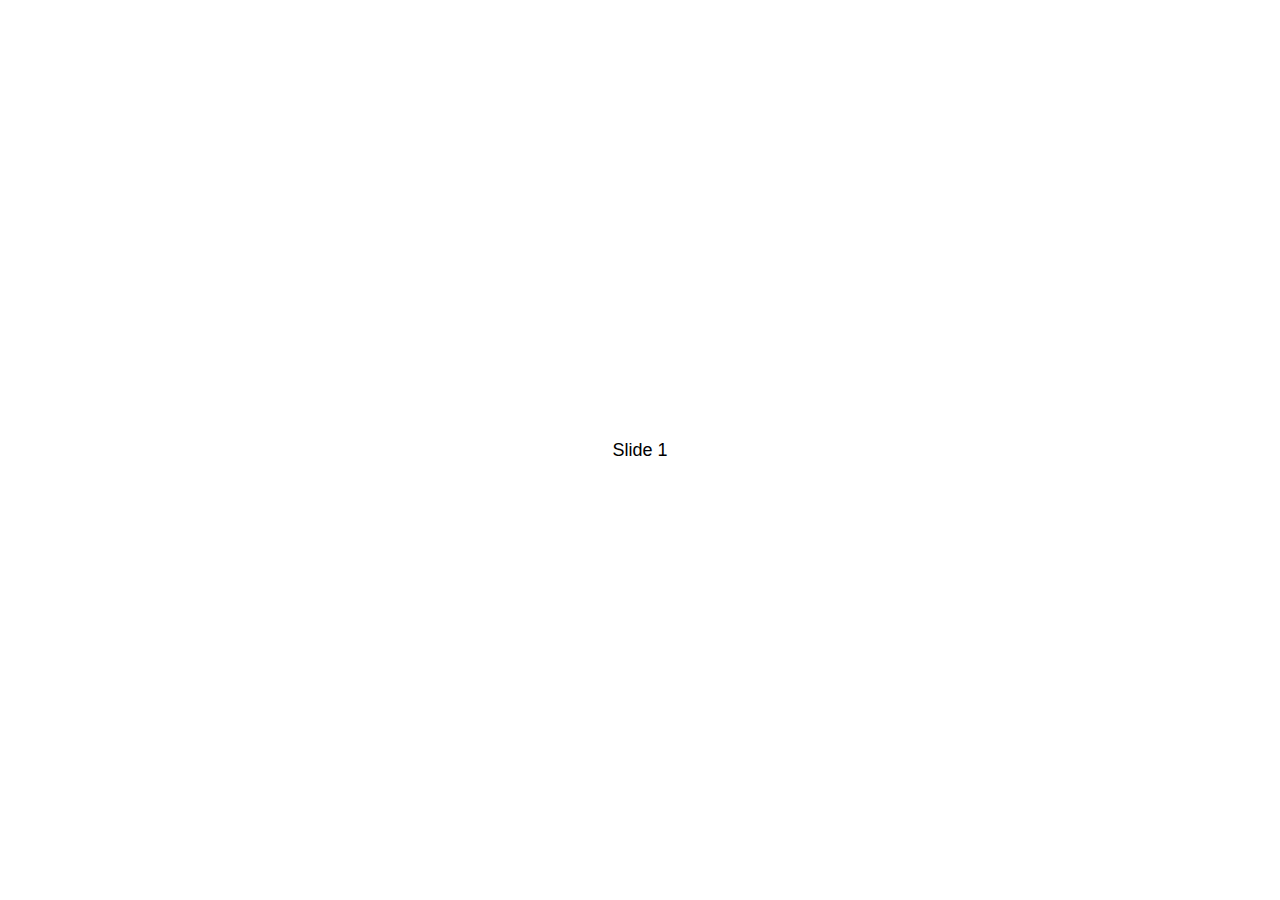
<file: swiper/swiper-4.5.0/demos/010-default.html>
<!DOCTYPE html>
<html lang="en">
<head>
  <meta charset="utf-8">
  <title>Swiper demo</title>
  <!-- Link Swiper's CSS -->
  <link rel="stylesheet" href="../dist/css/swiper.min.css">

  <!-- Demo styles -->
  <style>
    html, body {
      position: relative;
      height: 100%;
    }
    body {
      background: #eee;
      font-family: Helvetica Neue, Helvetica, Arial, sans-serif;
      font-size: 14px;
      color:#000;
      margin: 0;
      padding: 0;
    }
    .swiper-container {
      width: 100%;
      height: 100%;
    }
    .swiper-slide {
      text-align: center;
      font-size: 18px;
      background: #fff;

      /* Center slide text vertically */
      display: -webkit-box;
      display: -ms-flexbox;
      display: -webkit-flex;
      display: flex;
      -webkit-box-pack: center;
      -ms-flex-pack: center;
      -webkit-justify-content: center;
      justify-content: center;
      -webkit-box-align: center;
      -ms-flex-align: center;
      -webkit-align-items: center;
      align-items: center;
    }
  </style>
</head>
<body>
  <!-- Swiper -->
  <div class="swiper-container">
    <div class="swiper-wrapper">
      <div class="swiper-slide">Slide 1</div>
      <div class="swiper-slide">Slide 2</div>
      <div class="swiper-slide">Slide 3</div>
      <div class="swiper-slide">Slide 4</div>
      <div class="swiper-slide">Slide 5</div>
      <div class="swiper-slide">Slide 6</div>
      <div class="swiper-slide">Slide 7</div>
      <div class="swiper-slide">Slide 8</div>
      <div class="swiper-slide">Slide 9</div>
      <div class="swiper-slide">Slide 10</div>
    </div>
  </div>

  <!-- Swiper JS -->
  <script src="../dist/js/swiper.min.js"></script>

  <!-- Initialize Swiper -->
  <script>
    var swiper = new Swiper('.swiper-container');
  </script>
</body>
</html>
</file>
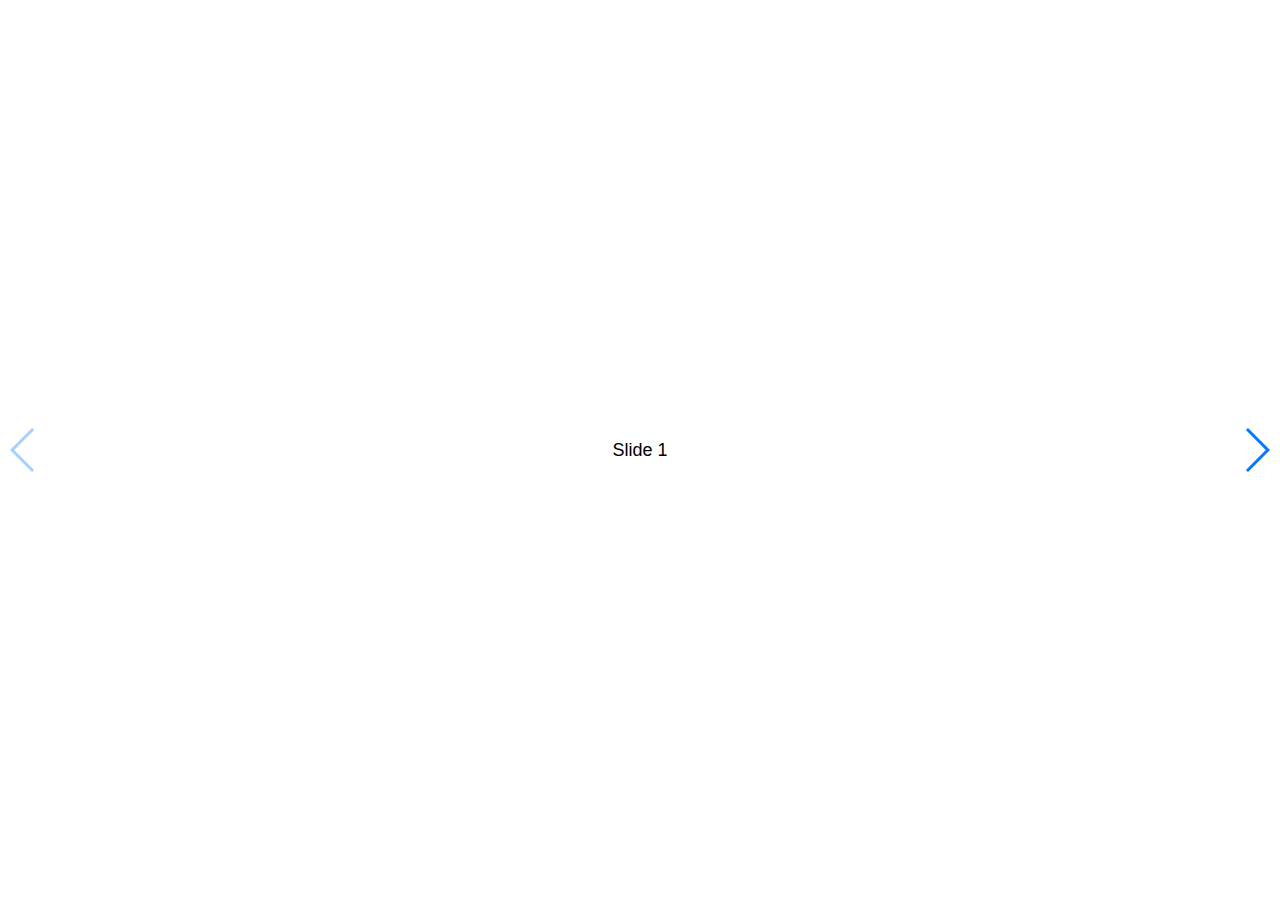
<file: swiper/swiper-4.5.0/demos/020-navigation.html>
<!DOCTYPE html>
<html lang="en">
<head>
  <meta charset="utf-8">
  <title>Swiper demo</title>
  <meta name="viewport" content="width=device-width, initial-scale=1, minimum-scale=1, maximum-scale=1">

  <!-- Link Swiper's CSS -->
  <link rel="stylesheet" href="../dist/css/swiper.min.css">

  <!-- Demo styles -->
  <style>
    html, body {
      position: relative;
      height: 100%;
    }
    body {
      background: #eee;
      font-family: Helvetica Neue, Helvetica, Arial, sans-serif;
      font-size: 14px;
      color:#000;
      margin: 0;
      padding: 0;
    }
    .swiper-container {
      width: 100%;
      height: 100%;
    }
    .swiper-slide {
      text-align: center;
      font-size: 18px;
      background: #fff;

      /* Center slide text vertically */
      display: -webkit-box;
      display: -ms-flexbox;
      display: -webkit-flex;
      display: flex;
      -webkit-box-pack: center;
      -ms-flex-pack: center;
      -webkit-justify-content: center;
      justify-content: center;
      -webkit-box-align: center;
      -ms-flex-align: center;
      -webkit-align-items: center;
      align-items: center;
    }
  </style>
</head>
<body>
  <!-- Swiper -->
  <div class="swiper-container">
    <div class="swiper-wrapper">
      <div class="swiper-slide">Slide 1</div>
      <div class="swiper-slide">Slide 2</div>
      <div class="swiper-slide">Slide 3</div>
      <div class="swiper-slide">Slide 4</div>
      <div class="swiper-slide">Slide 5</div>
      <div class="swiper-slide">Slide 6</div>
      <div class="swiper-slide">Slide 7</div>
      <div class="swiper-slide">Slide 8</div>
      <div class="swiper-slide">Slide 9</div>
      <div class="swiper-slide">Slide 10</div>
    </div>
    <!-- Add Arrows -->
    <div class="swiper-button-next"></div>
    <div class="swiper-button-prev"></div>
  </div>

  <!-- Swiper JS -->
  <script src="../dist/js/swiper.min.js"></script>

  <!-- Initialize Swiper -->
  <script>
    var swiper = new Swiper('.swiper-container', {
      navigation: {
        nextEl: '.swiper-button-next',
        prevEl: '.swiper-button-prev',
      },
    });
  </script>
</body>
</html>
</file>
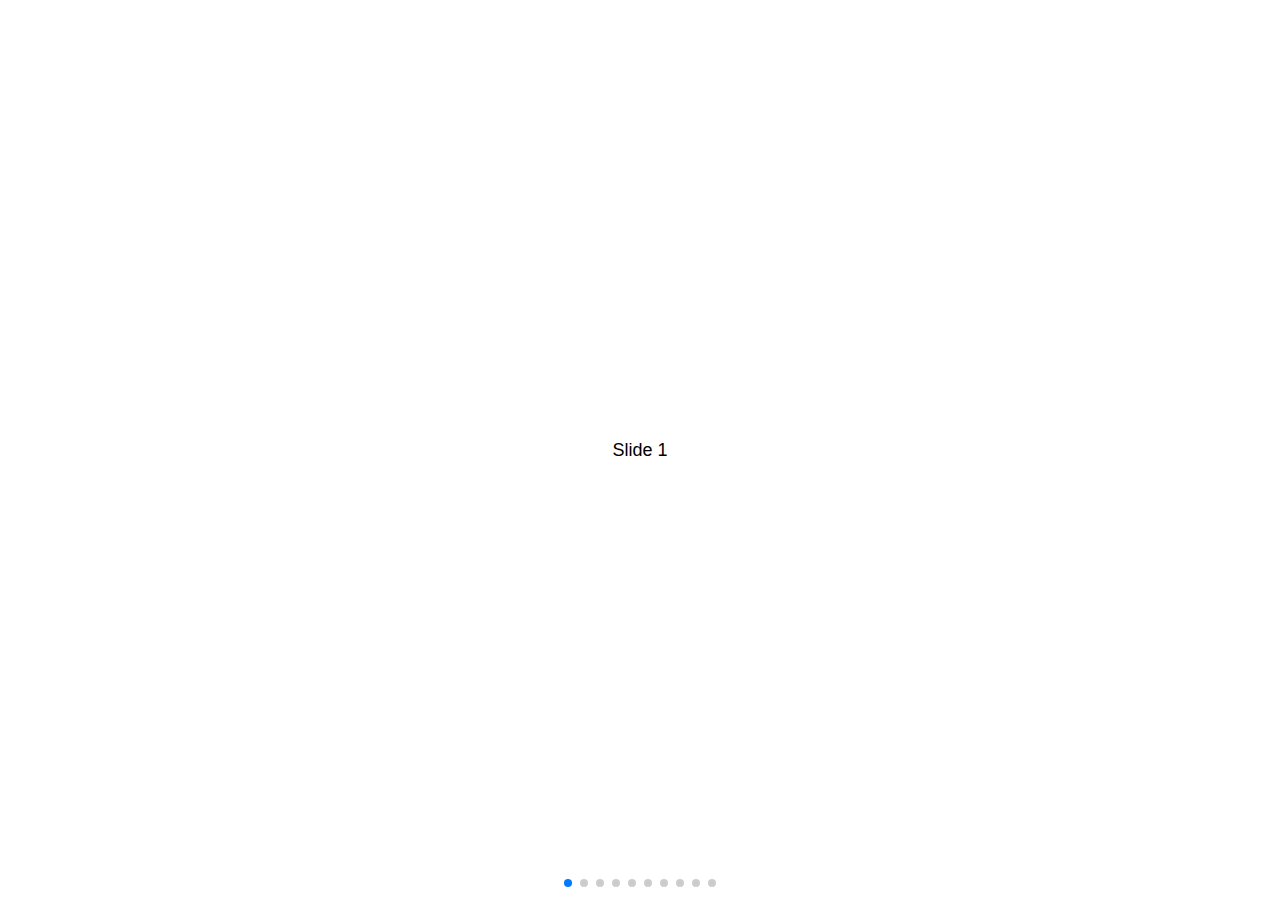
<file: swiper/swiper-4.5.0/demos/030-pagination.html>
<!DOCTYPE html>
<html lang="en">
<head>
  <meta charset="utf-8">
  <title>Swiper demo</title>
  <meta name="viewport" content="width=device-width, initial-scale=1, minimum-scale=1, maximum-scale=1">

  <!-- Link Swiper's CSS -->
  <link rel="stylesheet" href="../dist/css/swiper.min.css">

  <!-- Demo styles -->
  <style>
    html, body {
      position: relative;
      height: 100%;
    }
    body {
      background: #eee;
      font-family: Helvetica Neue, Helvetica, Arial, sans-serif;
      font-size: 14px;
      color:#000;
      margin: 0;
      padding: 0;
    }
    .swiper-container {
      width: 100%;
      height: 100%;
    }
    .swiper-slide {
      text-align: center;
      font-size: 18px;
      background: #fff;

      /* Center slide text vertically */
      display: -webkit-box;
      display: -ms-flexbox;
      display: -webkit-flex;
      display: flex;
      -webkit-box-pack: center;
      -ms-flex-pack: center;
      -webkit-justify-content: center;
      justify-content: center;
      -webkit-box-align: center;
      -ms-flex-align: center;
      -webkit-align-items: center;
      align-items: center;
    }
  </style>
</head>
<body>
  <!-- Swiper -->
  <div class="swiper-container">
    <div class="swiper-wrapper">
      <div class="swiper-slide">Slide 1</div>
      <div class="swiper-slide">Slide 2</div>
      <div class="swiper-slide">Slide 3</div>
      <div class="swiper-slide">Slide 4</div>
      <div class="swiper-slide">Slide 5</div>
      <div class="swiper-slide">Slide 6</div>
      <div class="swiper-slide">Slide 7</div>
      <div class="swiper-slide">Slide 8</div>
      <div class="swiper-slide">Slide 9</div>
      <div class="swiper-slide">Slide 10</div>
    </div>
    <!-- Add Pagination -->
    <div class="swiper-pagination"></div>
  </div>

  <!-- Swiper JS -->
  <script src="../dist/js/swiper.min.js"></script>

  <!-- Initialize Swiper -->
  <script>
    var swiper = new Swiper('.swiper-container', {
      pagination: {
        el: '.swiper-pagination',
      },
    });
  </script>
</body>
</html>
</file>
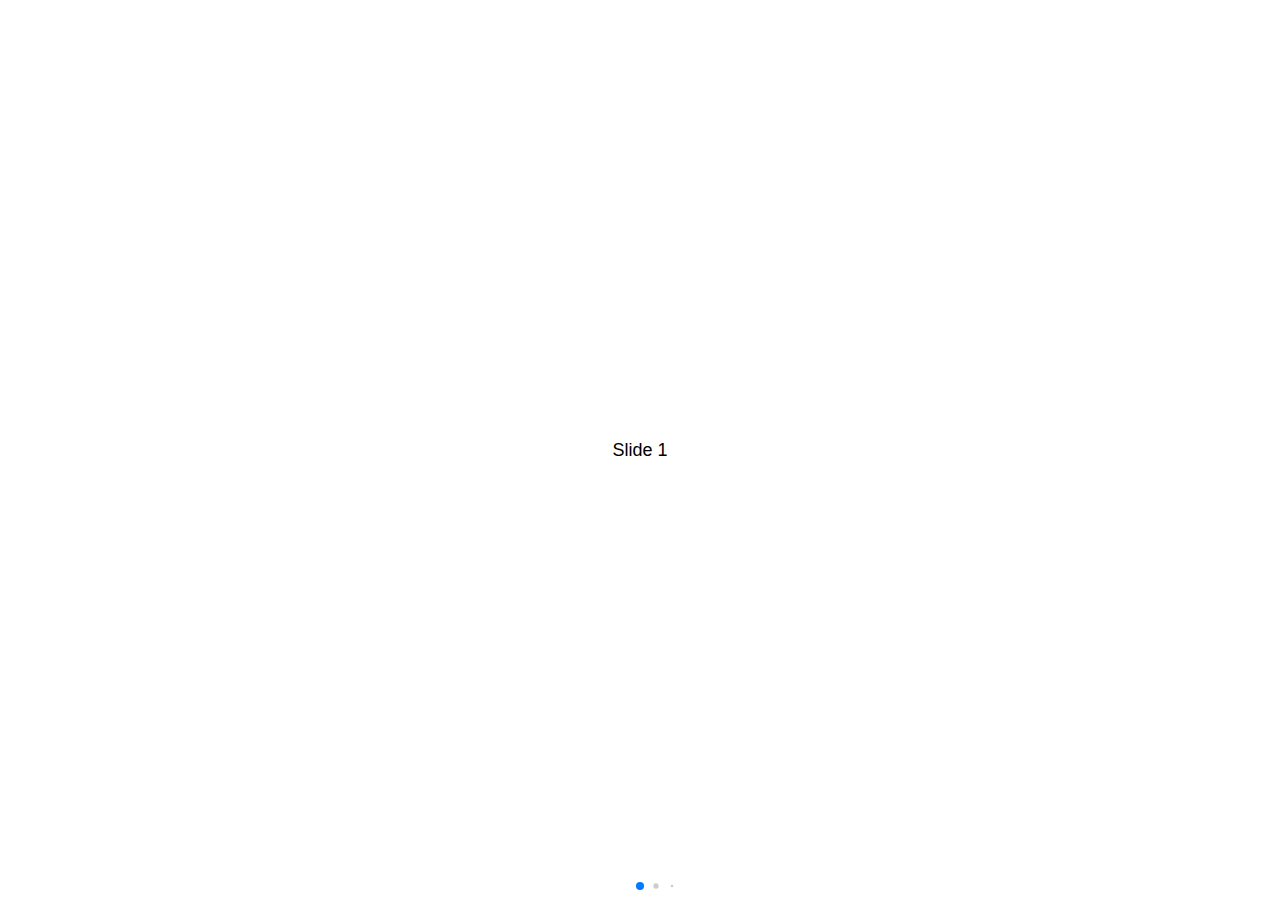
<file: swiper/swiper-4.5.0/demos/040-pagination-dynamic.html>
<!DOCTYPE html>
<html lang="en">
<head>
  <meta charset="utf-8">
  <title>Swiper demo</title>
  <meta name="viewport" content="width=device-width, initial-scale=1, minimum-scale=1, maximum-scale=1">

  <!-- Link Swiper's CSS -->
  <link rel="stylesheet" href="../dist/css/swiper.min.css">

  <!-- Demo styles -->
  <style>
    html, body {
      position: relative;
      height: 100%;
    }
    body {
      background: #eee;
      font-family: Helvetica Neue, Helvetica, Arial, sans-serif;
      font-size: 14px;
      color:#000;
      margin: 0;
      padding: 0;
    }
    .swiper-container {
      width: 100%;
      height: 100%;
    }
    .swiper-slide {
      text-align: center;
      font-size: 18px;
      background: #fff;

      /* Center slide text vertically */
      display: -webkit-box;
      display: -ms-flexbox;
      display: -webkit-flex;
      display: flex;
      -webkit-box-pack: center;
      -ms-flex-pack: center;
      -webkit-justify-content: center;
      justify-content: center;
      -webkit-box-align: center;
      -ms-flex-align: center;
      -webkit-align-items: center;
      align-items: center;
    }
  </style>
</head>
<body>
  <!-- Swiper -->
  <div class="swiper-container">
    <div class="swiper-wrapper">
      <div class="swiper-slide">Slide 1</div>
      <div class="swiper-slide">Slide 2</div>
      <div class="swiper-slide">Slide 3</div>
      <div class="swiper-slide">Slide 4</div>
      <div class="swiper-slide">Slide 5</div>
      <div class="swiper-slide">Slide 6</div>
      <div class="swiper-slide">Slide 7</div>
      <div class="swiper-slide">Slide 8</div>
      <div class="swiper-slide">Slide 9</div>
      <div class="swiper-slide">Slide 10</div>
    </div>
    <!-- Add Pagination -->
    <div class="swiper-pagination"></div>
  </div>

  <!-- Swiper JS -->
  <script src="../dist/js/swiper.min.js"></script>

  <!-- Initialize Swiper -->
  <script>
    var swiper = new Swiper('.swiper-container', {
      pagination: {
        el: '.swiper-pagination',
        dynamicBullets: true,
      },
    });
  </script>
</body>
</html>
</file>
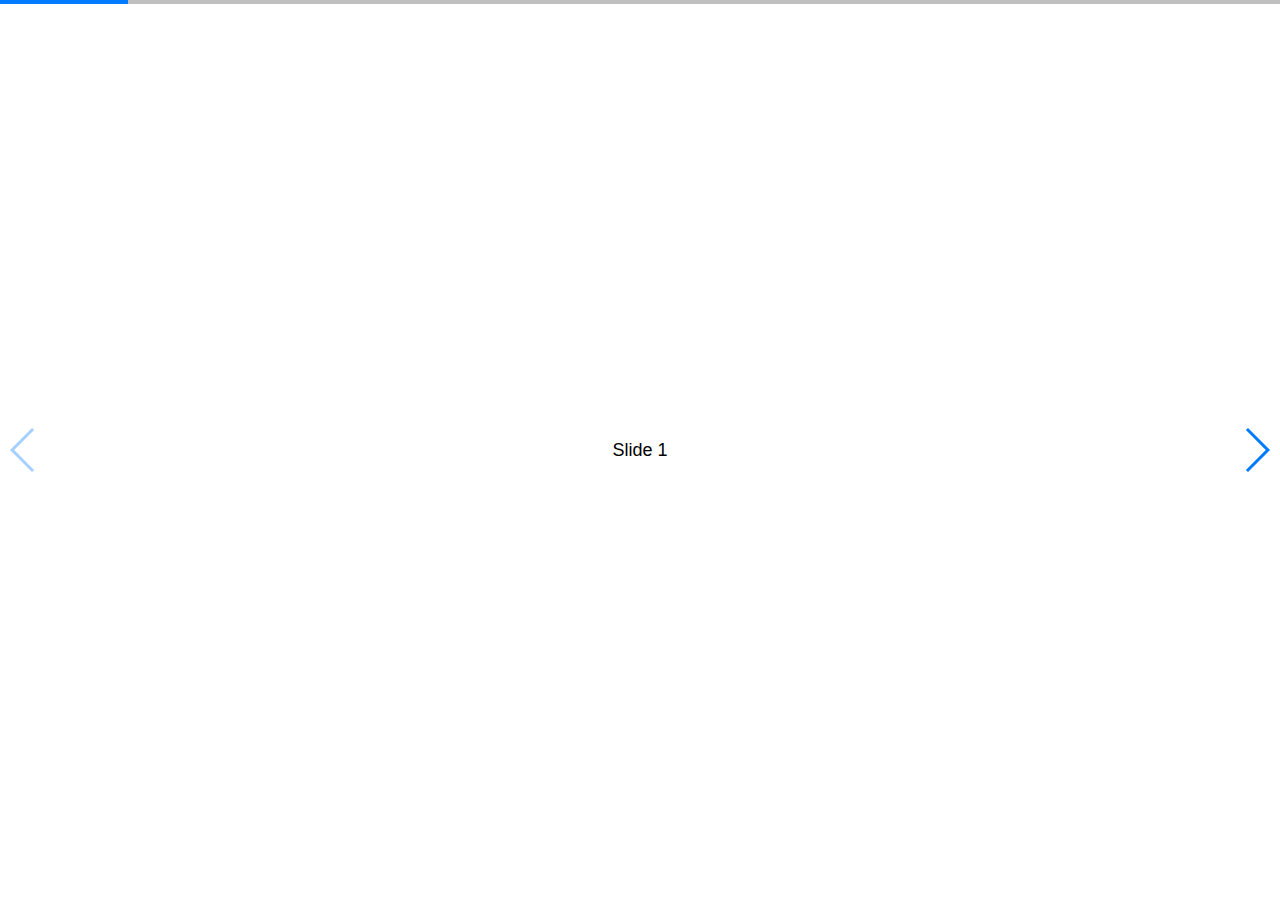
<file: swiper/swiper-4.5.0/demos/050-pagination-progress.html>
<!DOCTYPE html>
<html lang="en">
<head>
  <meta charset="utf-8">
  <title>Swiper demo</title>
  <!-- Link Swiper's CSS -->
  <link rel="stylesheet" href="../dist/css/swiper.min.css">

  <!-- Demo styles -->
  <style>
    html, body {
      position: relative;
      height: 100%;
    }
    body {
      background: #eee;
      font-family: Helvetica Neue, Helvetica, Arial, sans-serif;
      font-size: 14px;
      color:#000;
      margin: 0;
      padding: 0;
    }
    .swiper-container {
      width: 100%;
      height: 100%;
    }
    .swiper-slide {
      text-align: center;
      font-size: 18px;
      background: #fff;

      /* Center slide text vertically */
      display: -webkit-box;
      display: -ms-flexbox;
      display: -webkit-flex;
      display: flex;
      -webkit-box-pack: center;
      -ms-flex-pack: center;
      -webkit-justify-content: center;
      justify-content: center;
      -webkit-box-align: center;
      -ms-flex-align: center;
      -webkit-align-items: center;
      align-items: center;
    }
  </style>
</head>
<body>
  <!-- Swiper -->
  <div class="swiper-container">
    <div class="swiper-wrapper">
      <div class="swiper-slide">Slide 1</div>
      <div class="swiper-slide">Slide 2</div>
      <div class="swiper-slide">Slide 3</div>
      <div class="swiper-slide">Slide 4</div>
      <div class="swiper-slide">Slide 5</div>
      <div class="swiper-slide">Slide 6</div>
      <div class="swiper-slide">Slide 7</div>
      <div class="swiper-slide">Slide 8</div>
      <div class="swiper-slide">Slide 9</div>
      <div class="swiper-slide">Slide 10</div>
    </div>
    <!-- Add Pagination -->
    <div class="swiper-pagination"></div>
    <!-- Add Arrows -->
    <div class="swiper-button-next"></div>
    <div class="swiper-button-prev"></div>
  </div>

  <!-- Swiper JS -->
  <script src="../dist/js/swiper.min.js"></script>

  <!-- Initialize Swiper -->
  <script>
    var swiper = new Swiper('.swiper-container', {
      pagination: {
        el: '.swiper-pagination',
        type: 'progressbar',
      },
      navigation: {
        nextEl: '.swiper-button-next',
        prevEl: '.swiper-button-prev',
      },
    });
  </script>
</body>
</html>
</file>
<file: css/basic.css>
body,ul,ol,dl,li,dd,dt,h1,h2,h3,h4,h5,h6,form,fieldset,legend,input,textarea,select,img,option,p,a,figure,nav
section,header,aside{margin: 0;padding: 0}
/* *{margin: 0;padding: 0} */
a{text-decoration: none;color: rgb(122, 121, 121);}
ul li,ol li{list-style: none;}
i,em{font-style: normal}
img{border: none;}
input{outline: none}
.clear::after{content:"";overflow: hidden;visibility:hidden;clear:both;display:block;font-size:1px;height: 0;}
/* .clear{display: block;overflow:hidden;} */
.fl{float: left;}
.fr{float: right;}
</file>
<file: css/goods.css>
.l-wrap {
    width: 100%;
    overflow: hidden;
}

.l-center {
    width: 1200px;
    margin: 0 auto;
}
.l-top {
    width: 100%;
    background: #fefefe;
    height: 40px;
    border: 1px solid #c7cacb;
}
.l-top-list li {
    float: left;
    font-size: 12px;
    margin: 8px;

    text-align: center
}
.l-top-list li a:nth-of-type(1) {
    display: inline-block;
    vertical-align: middle;
}
.l-top-list {
    display: flex;
    justify-content: space-around;
}
.l-bread {
    height: 50px;
}

.l-bread-son {
    font-size: 12px;
    line-height: 50px;
}

.l-main {
    /* height: 1000px; */
    margin-top: 20px;
}

.l-main-left {
    width: 210px;
    border: 1px solid #eaeaea;
    float: left;
    padding: 0 10px;
}
.l-color{
    width: 166px;
    display: flex;
    flex-wrap: wrap;
    justify-content: space-between;
}
.l-size{
    height: 215px;
}
.l-size li{
    display: inline-block
}
.l-size li a{
    display: inline-block;
    width: 50px;
    height: 35px;
    border: 1px solid #ccc
}
.l-color li{
    display: inline-block;
    margin-top: 14px;
    cursor: pointer;

}
.l-main-right {
    width: 950px;
    /* height: 1000px; */
    background: rgb(255, 255, 255);
    float: right;
}

.l-main-left h3 {
    font-weight: normal;
    border-bottom: 1px solid #eaeaea;
    line-height: 42px;
    font-size: 18px;
}

.checkbox-custom {
    position: relative;
    padding: 0 15px 0 25px;
    margin-bottom: 7px;
    margin-top: 0;
    display: inline-block;
}

body a:link {
    color: rgb(0, 0, 0);
    text-decoration: none;
}

body a:visited {
    color: rgb(0, 0, 0);
    text-decoration: none;
}

body a:hover {
    color: #000000;
    text-decoration: none;
}

body a:active {
    color: #000000;
    text-decoration: none;
}

/*改变bootstrap字体变蓝*/

/*
将初始的checkbox的样式改变
*/
.checkbox-custom input[type="checkbox"] {
    opacity: 0;
    /*将初始的checkbox隐藏起来*/
    position: absolute;
    cursor: pointer;
    z-index: 2;
    margin: -6px 0 0 0;
    top: 50%;
    left: 3px;
}

/*
设计新的checkbox，位置
*/
.checkbox-custom label:before {
    content: '';
    position: absolute;
    top: 50%;
    left: 0;
    margin-top: -9px;
    width: 19px;
    height: 18px;
    display: inline-block;
    border-radius: 2px;
    border: 1px solid #bbb;
    background: #fff;
}

/*
点击初始的checkbox，将新的checkbox关联起来
*/
.checkbox-custom input[type="checkbox"]:checked+label:after {
    position: absolute;
    display: inline-block;
    font-family: 'Glyphicons Halflings';
    content: "\e013";
    top: 42%;
    left: 3px;
    margin-top: -5px;
    font-size: 11px;
    line-height: 1;
    width: 16px;
    height: 16px;
    color: #333;
}

.checkbox-custom label {
    cursor: pointer;
    line-height: 1.2;
    font-weight: normal;
    /*改变了rememberme的字体*/
    margin-bottom: 0;
    text-align: center;
}

.l-main-right-top {
    width: 950px;
    height: 50px;
    background: #ffffff;
}

.l-select {
    display: inline-block;
    width: 198px;
    font-size: 16px;
    line-height: 48px;
    border: 1px solid #c7cacb;
    padding: 0 10px;
    font-weight: normal;
    cursor: pointer;
}

.l-select i {
    float: right;
}

.l-detail {
    display: inline-block;
    margin-left: 225px;
}

.l-page {
    float: right
}

.l-page ul li {
    float: left;
    line-height: 50px;
    margin-left: 10px;
}

.l-select2 {
    display: inline-block;
    width: 78px;
    font-size: 16px;
    line-height: 48px;
    border: 1px solid #c7cacb;
    padding: 0 10px;
    cursor: pointer;
    font-weight: normal;
}

.l-select2 i {
    float: right;
}

.l-page ul li:nth-of-type(3) {
    font-size: 16px;
}

.l-page ul li:nth-of-type(4) a {
    font-size: 20px;
}

.l-select-son {
    display: inline-block;
    width: 198px;
    font-size: 16px;
    line-height: 46px;
    border: 1px solid #c7cacb;
    border-top: none;
    padding: 0 10px;
}

.l-select-son:hover {
    background: #ccc;
}

.l-sort1 {
    position: relative;
}

.l-sort1 ul li:nth-of-type(1) i {
    float: right;
}

.l-sort1 ul {
    position: absolute;
    display: none;
    background: #fff;
    z-index: 999;
}

.l-sort2 {
    position: relative;
}

.l-sort2 ul li:hover {
    background: #ccc
}

.l-sort2 ul {
    width: 78px;
    position: absolute;
    height: 350px;
    left: 778px;
    overflow: scroll;
    background: #FFF;
    display: none;
    z-index: 999;
}

/* 定义滚动条高宽及背景 高宽分别对应横竖滚动条的尺寸   */
::-webkit-scrollbar {
    width: 4px;
    height: 4px;
    background-color: #F5F5F5;
}

/*定义滚动条轨道 内阴影+圆角*/
::-webkit-scrollbar-track {
    -webkit-box-shadow: inset 0 0 6px rgba(0, 0, 0, 0.3);
    border-radius: 10px;
    background-color: #FFF;
}

/*定义滑块 内阴影+圆角*/
::-webkit-scrollbar-thumb {
    border-radius: 10px;
    -webkit-box-shadow: inset 0 0 6px rgba(0, 0, 0, .3);
    background-color: #AAA;
}

.l-select2-son {
    display: inline-block;
    width: 78px;
    font-size: 16px;
    line-height: 40px;
    border: 1px solid #c7cacb;
    border-top: none;
    padding: 0 10px;
}

.l-screen {
    cursor: pointer;
}

.l-display {
    margin-top: 20px;
    width: 950px;
    /* height: 1600px; */
    position: relative;
    flex-wrap: wrap;
    display: flex;
    justify-content: space-between;

}

.l-display-shoes {
    width: 230px;
    height: 381px;
    cursor: pointer;
    display: inline-block;
    -webkit-transition: all 0.2s linear;
    transition: all 0.2s linear;
}

.l-display-pic {
    padding: 0 10px;
}

.l-display-pic i {
    font-size: 10px;
    color: rgb(128, 127, 127)
}

.l-display-pic p:nth-of-type(1) {
    font-size: 12px;
    margin-top: 6px;
}

.l-display-pic p:nth-of-type(2) {
    font-size: 12px;
    margin-top: 14px;
}

/*鼠标移上悬浮动画
/* .l-animate{
    z-index: 2;
    -webkit-box-shadow:0 15px 30px rgba(0,0,0,0.1);
    box-shadow:0 15px 30px rgba(0,0,0,0.1);
    -webkit-transform: translate3d(0,-2px,0);
    transform: translate3d(0,-2px,0);
} */
.l-animate{
    box-shadow: 1px 2px 6px 0 rgba(136,136,136,0.5);
}
</file>
<file: css/font/iconfont.css>
@font-face {font-family: "iconfont";
  src: url('iconfont.eot?t=1561715969922'); /* IE9 */
  src: url('iconfont.eot?t=1561715969922#iefix') format('embedded-opentype'), /* IE6-IE8 */
  url('[data-uri]') format('woff2'),
  url('iconfont.woff?t=1561715969922') format('woff'),
  url('iconfont.ttf?t=1561715969922') format('truetype'), /* chrome, firefox, opera, Safari, Android, iOS 4.2+ */
  url('iconfont.svg?t=1561715969922#iconfont') format('svg'); /* iOS 4.1- */
}

.iconfont {
  font-family: "iconfont" !important;
  font-size: 16px;
  font-style: normal;
  -webkit-font-smoothing: antialiased;
  -moz-osx-font-smoothing: grayscale;
}

.icon-renyuanxiaozu:before {
  content: "\e691";
}

.icon-pingjiaxingxing1:before {
  content: "\e61b";
}

.icon-weibo:before {
  content: "\e635";
}

.icon-weixin:before {
  content: "\e609";
}

.icon-fangxiangjianxia:before {
  content: "\e60d";
}

.icon-fangxiangjian-shang:before {
  content: "\e607";
}

.icon-pingjiaxingxing:before {
  content: "\e62e";
}

.icon-shixinyuanxingjiantouzuo:before {
  content: "\e631";
}

.icon-juxingjiantouzuo:before {
  content: "\e919";
}

.icon-shixinjuxingjiantouyou:before {
  content: "\e939";
}

.icon-xiaofangkuai:before {
  content: "\e7cb";
}

.icon-shixinjuxingjiantouyou-copy:before {
  content: "\e93a";
}

.icon-juxingjiantouzuo-copy:before {
  content: "\e93b";
}

.icon-juxingjiantouzuo-copy-copy:before {
  content: "\e93c";
}

.icon-pingjiaxingxing1-copy:before {
  content: "\e93d";
}

.icon-pingjiaxingxing-copy:before {
  content: "\e93e";
}
</file>
<file: css/font/demo.css>
/* Logo 字体 */
@font-face {
  font-family: "iconfont logo";
  src: url('https://at.alicdn.com/t/font_985780_km7mi63cihi.eot?t=1545807318834');
  src: url('https://at.alicdn.com/t/font_985780_km7mi63cihi.eot?t=1545807318834#iefix') format('embedded-opentype'),
    url('https://at.alicdn.com/t/font_985780_km7mi63cihi.woff?t=1545807318834') format('woff'),
    url('https://at.alicdn.com/t/font_985780_km7mi63cihi.ttf?t=1545807318834') format('truetype'),
    url('https://at.alicdn.com/t/font_985780_km7mi63cihi.svg?t=1545807318834#iconfont') format('svg');
}

.logo {
  font-family: "iconfont logo";
  font-size: 160px;
  font-style: normal;
  -webkit-font-smoothing: antialiased;
  -moz-osx-font-smoothing: grayscale;
}

/* tabs */
.nav-tabs {
  position: relative;
}

.nav-tabs .nav-more {
  position: absolute;
  right: 0;
  bottom: 0;
  height: 42px;
  line-height: 42px;
  color: #666;
}

#tabs {
  border-bottom: 1px solid #eee;
}

#tabs li {
  cursor: pointer;
  width: 100px;
  height: 40px;
  line-height: 40px;
  text-align: center;
  font-size: 16px;
  border-bottom: 2px solid transparent;
  position: relative;
  z-index: 1;
  margin-bottom: -1px;
  color: #666;
}


#tabs .active {
  border-bottom-color: #f00;
  color: #222;
}

.tab-container .content {
  display: none;
}

/* 页面布局 */
.main {
  padding: 30px 100px;
  width: 960px;
  margin: 0 auto;
}

.main .logo {
  color: #333;
  text-align: left;
  margin-bottom: 30px;
  line-height: 1;
  height: 110px;
  margin-top: -50px;
  overflow: hidden;
  *zoom: 1;
}

.main .logo a {
  font-size: 160px;
  color: #333;
}

.helps {
  margin-top: 40px;
}

.helps pre {
  padding: 20px;
  margin: 10px 0;
  border: solid 1px #e7e1cd;
  background-color: #fffdef;
  overflow: auto;
}

.icon_lists {
  width: 100% !important;
  overflow: hidden;
  *zoom: 1;
}

.icon_lists li {
  width: 100px;
  margin-bottom: 10px;
  margin-right: 20px;
  text-align: center;
  list-style: none !important;
  cursor: default;
}

.icon_lists li .code-name {
  line-height: 1.2;
}

.icon_lists .icon {
  display: block;
  height: 100px;
  line-height: 100px;
  font-size: 42px;
  margin: 10px auto;
  color: #333;
  -webkit-transition: font-size 0.25s linear, width 0.25s linear;
  -moz-transition: font-size 0.25s linear, width 0.25s linear;
  transition: font-size 0.25s linear, width 0.25s linear;
}

.icon_lists .icon:hover {
  font-size: 100px;
}

.icon_lists .svg-icon {
  /* 通过设置 font-size 来改变图标大小 */
  width: 1em;
  /* 图标和文字相邻时，垂直对齐 */
  vertical-align: -0.15em;
  /* 通过设置 color 来改变 SVG 的颜色/fill */
  fill: currentColor;
  /* path 和 stroke 溢出 viewBox 部分在 IE 下会显示
      normalize.css 中也包含这行 */
  overflow: hidden;
}

.icon_lists li .name,
.icon_lists li .code-name {
  color: #666;
}

/* markdown 样式 */
.markdown {
  color: #666;
  font-size: 14px;
  line-height: 1.8;
}

.highlight {
  line-height: 1.5;
}

.markdown img {
  vertical-align: middle;
  max-width: 100%;
}

.markdown h1 {
  color: #404040;
  font-weight: 500;
  line-height: 40px;
  margin-bottom: 24px;
}

.markdown h2,
.markdown h3,
.markdown h4,
.markdown h5,
.markdown h6 {
  color: #404040;
  margin: 1.6em 0 0.6em 0;
  font-weight: 500;
  clear: both;
}

.markdown h1 {
  font-size: 28px;
}

.markdown h2 {
  font-size: 22px;
}

.markdown h3 {
  font-size: 16px;
}

.markdown h4 {
  font-size: 14px;
}

.markdown h5 {
  font-size: 12px;
}

.markdown h6 {
  font-size: 12px;
}

.markdown hr {
  height: 1px;
  border: 0;
  background: #e9e9e9;
  margin: 16px 0;
  clear: both;
}

.markdown p {
  margin: 1em 0;
}

.markdown>p,
.markdown>blockquote,
.markdown>.highlight,
.markdown>ol,
.markdown>ul {
  width: 80%;
}

.markdown ul>li {
  list-style: circle;
}

.markdown>ul li,
.markdown blockquote ul>li {
  margin-left: 20px;
  padding-left: 4px;
}

.markdown>ul li p,
.markdown>ol li p {
  margin: 0.6em 0;
}

.markdown ol>li {
  list-style: decimal;
}

.markdown>ol li,
.markdown blockquote ol>li {
  margin-left: 20px;
  padding-left: 4px;
}

.markdown code {
  margin: 0 3px;
  padding: 0 5px;
  background: #eee;
  border-radius: 3px;
}

.markdown strong,
.markdown b {
  font-weight: 600;
}

.markdown>table {
  border-collapse: collapse;
  border-spacing: 0px;
  empty-cells: show;
  border: 1px solid #e9e9e9;
  width: 95%;
  margin-bottom: 24px;
}

.markdown>table th {
  white-space: nowrap;
  color: #333;
  font-weight: 600;
}

.markdown>table th,
.markdown>table td {
  border: 1px solid #e9e9e9;
  padding: 8px 16px;
  text-align: left;
}

.markdown>table th {
  background: #F7F7F7;
}

.markdown blockquote {
  font-size: 90%;
  color: #999;
  border-left: 4px solid #e9e9e9;
  padding-left: 0.8em;
  margin: 1em 0;
}

.markdown blockquote p {
  margin: 0;
}

.markdown .anchor {
  opacity: 0;
  transition: opacity 0.3s ease;
  margin-left: 8px;
}

.markdown .waiting {
  color: #ccc;
}

.markdown h1:hover .anchor,
.markdown h2:hover .anchor,
.markdown h3:hover .anchor,
.markdown h4:hover .anchor,
.markdown h5:hover .anchor,
.markdown h6:hover .anchor {
  opacity: 1;
  display: inline-block;
}

.markdown>br,
.markdown>p>br {
  clear: both;
}


.hljs {
  display: block;
  background: white;
  padding: 0.5em;
  color: #333333;
  overflow-x: auto;
}

.hljs-comment,
.hljs-meta {
  color: #969896;
}

.hljs-string,
.hljs-variable,
.hljs-template-variable,
.hljs-strong,
.hljs-emphasis,
.hljs-quote {
  color: #df5000;
}

.hljs-keyword,
.hljs-selector-tag,
.hljs-type {
  color: #a71d5d;
}

.hljs-literal,
.hljs-symbol,
.hljs-bullet,
.hljs-attribute {
  color: #0086b3;
}

.hljs-section,
.hljs-name {
  color: #63a35c;
}

.hljs-tag {
  color: #333333;
}

.hljs-title,
.hljs-attr,
.hljs-selector-id,
.hljs-selector-class,
.hljs-selector-attr,
.hljs-selector-pseudo {
  color: #795da3;
}

.hljs-addition {
  color: #55a532;
  background-color: #eaffea;
}

.hljs-deletion {
  color: #bd2c00;
  background-color: #ffecec;
}

.hljs-link {
  text-decoration: underline;
}

/* 代码高亮 */
/* PrismJS 1.15.0
https://prismjs.com/download.html#themes=prism&languages=markup+css+clike+javascript */
/**
 * prism.js default theme for JavaScript, CSS and HTML
 * Based on dabblet (http://dabblet.com)
 * @author Lea Verou
 */
code[class*="language-"],
pre[class*="language-"] {
  color: black;
  background: none;
  text-shadow: 0 1px white;
  font-family: Consolas, Monaco, 'Andale Mono', 'Ubuntu Mono', monospace;
  text-align: left;
  white-space: pre;
  word-spacing: normal;
  word-break: normal;
  word-wrap: normal;
  line-height: 1.5;

  -moz-tab-size: 4;
  -o-tab-size: 4;
  tab-size: 4;

  -webkit-hyphens: none;
  -moz-hyphens: none;
  -ms-hyphens: none;
  hyphens: none;
}

pre[class*="language-"]::-moz-selection,
pre[class*="language-"] ::-moz-selection,
code[class*="language-"]::-moz-selection,
code[class*="language-"] ::-moz-selection {
  text-shadow: none;
  background: #b3d4fc;
}

pre[class*="language-"]::selection,
pre[class*="language-"] ::selection,
code[class*="language-"]::selection,
code[class*="language-"] ::selection {
  text-shadow: none;
  background: #b3d4fc;
}

@media print {

  code[class*="language-"],
  pre[class*="language-"] {
    text-shadow: none;
  }
}

/* Code blocks */
pre[class*="language-"] {
  padding: 1em;
  margin: .5em 0;
  overflow: auto;
}

:not(pre)>code[class*="language-"],
pre[class*="language-"] {
  background: #f5f2f0;
}

/* Inline code */
:not(pre)>code[class*="language-"] {
  padding: .1em;
  border-radius: .3em;
  white-space: normal;
}

.token.comment,
.token.prolog,
.token.doctype,
.token.cdata {
  color: slategray;
}

.token.punctuation {
  color: #999;
}

.namespace {
  opacity: .7;
}

.token.property,
.token.tag,
.token.boolean,
.token.number,
.token.constant,
.token.symbol,
.token.deleted {
  color: #905;
}

.token.selector,
.token.attr-name,
.token.string,
.token.char,
.token.builtin,
.token.inserted {
  color: #690;
}

.token.operator,
.token.entity,
.token.url,
.language-css .token.string,
.style .token.string {
  color: #9a6e3a;
  background: hsla(0, 0%, 100%, .5);
}

.token.atrule,
.token.attr-value,
.token.keyword {
  color: #07a;
}

.token.function,
.token.class-name {
  color: #DD4A68;
}

.token.regex,
.token.important,
.token.variable {
  color: #e90;
}

.token.important,
.token.bold {
  font-weight: bold;
}

.token.italic {
  font-style: italic;
}

.token.entity {
  cursor: help;
}
</file>
<file: css/icon-font/demo.css>
/* Logo 字体 */
@font-face {
  font-family: "iconfont logo";
  src: url('https://at.alicdn.com/t/font_985780_km7mi63cihi.eot?t=1545807318834');
  src: url('https://at.alicdn.com/t/font_985780_km7mi63cihi.eot?t=1545807318834#iefix') format('embedded-opentype'),
    url('https://at.alicdn.com/t/font_985780_km7mi63cihi.woff?t=1545807318834') format('woff'),
    url('https://at.alicdn.com/t/font_985780_km7mi63cihi.ttf?t=1545807318834') format('truetype'),
    url('https://at.alicdn.com/t/font_985780_km7mi63cihi.svg?t=1545807318834#iconfont') format('svg');
}

.logo {
  font-family: "iconfont logo";
  font-size: 160px;
  font-style: normal;
  -webkit-font-smoothing: antialiased;
  -moz-osx-font-smoothing: grayscale;
}

/* tabs */
.nav-tabs {
  position: relative;
}

.nav-tabs .nav-more {
  position: absolute;
  right: 0;
  bottom: 0;
  height: 42px;
  line-height: 42px;
  color: #666;
}

#tabs {
  border-bottom: 1px solid #eee;
}

#tabs li {
  cursor: pointer;
  width: 100px;
  height: 40px;
  line-height: 40px;
  text-align: center;
  font-size: 16px;
  border-bottom: 2px solid transparent;
  position: relative;
  z-index: 1;
  margin-bottom: -1px;
  color: #666;
}


#tabs .active {
  border-bottom-color: #f00;
  color: #222;
}

.tab-container .content {
  display: none;
}

/* 页面布局 */
.main {
  padding: 30px 100px;
  width: 960px;
  margin: 0 auto;
}

.main .logo {
  color: #333;
  text-align: left;
  margin-bottom: 30px;
  line-height: 1;
  height: 110px;
  margin-top: -50px;
  overflow: hidden;
  *zoom: 1;
}

.main .logo a {
  font-size: 160px;
  color: #333;
}

.helps {
  margin-top: 40px;
}

.helps pre {
  padding: 20px;
  margin: 10px 0;
  border: solid 1px #e7e1cd;
  background-color: #fffdef;
  overflow: auto;
}

.icon_lists {
  width: 100% !important;
  overflow: hidden;
  *zoom: 1;
}

.icon_lists li {
  width: 100px;
  margin-bottom: 10px;
  margin-right: 20px;
  text-align: center;
  list-style: none !important;
  cursor: default;
}

.icon_lists li .code-name {
  line-height: 1.2;
}

.icon_lists .icon {
  display: block;
  height: 100px;
  line-height: 100px;
  font-size: 42px;
  margin: 10px auto;
  color: #333;
  -webkit-transition: font-size 0.25s linear, width 0.25s linear;
  -moz-transition: font-size 0.25s linear, width 0.25s linear;
  transition: font-size 0.25s linear, width 0.25s linear;
}

.icon_lists .icon:hover {
  font-size: 100px;
}

.icon_lists .svg-icon {
  /* 通过设置 font-size 来改变图标大小 */
  width: 1em;
  /* 图标和文字相邻时，垂直对齐 */
  vertical-align: -0.15em;
  /* 通过设置 color 来改变 SVG 的颜色/fill */
  fill: currentColor;
  /* path 和 stroke 溢出 viewBox 部分在 IE 下会显示
      normalize.css 中也包含这行 */
  overflow: hidden;
}

.icon_lists li .name,
.icon_lists li .code-name {
  color: #666;
}

/* markdown 样式 */
.markdown {
  color: #666;
  font-size: 14px;
  line-height: 1.8;
}

.highlight {
  line-height: 1.5;
}

.markdown img {
  vertical-align: middle;
  max-width: 100%;
}

.markdown h1 {
  color: #404040;
  font-weight: 500;
  line-height: 40px;
  margin-bottom: 24px;
}

.markdown h2,
.markdown h3,
.markdown h4,
.markdown h5,
.markdown h6 {
  color: #404040;
  margin: 1.6em 0 0.6em 0;
  font-weight: 500;
  clear: both;
}

.markdown h1 {
  font-size: 28px;
}

.markdown h2 {
  font-size: 22px;
}

.markdown h3 {
  font-size: 16px;
}

.markdown h4 {
  font-size: 14px;
}

.markdown h5 {
  font-size: 12px;
}

.markdown h6 {
  font-size: 12px;
}

.markdown hr {
  height: 1px;
  border: 0;
  background: #e9e9e9;
  margin: 16px 0;
  clear: both;
}

.markdown p {
  margin: 1em 0;
}

.markdown>p,
.markdown>blockquote,
.markdown>.highlight,
.markdown>ol,
.markdown>ul {
  width: 80%;
}

.markdown ul>li {
  list-style: circle;
}

.markdown>ul li,
.markdown blockquote ul>li {
  margin-left: 20px;
  padding-left: 4px;
}

.markdown>ul li p,
.markdown>ol li p {
  margin: 0.6em 0;
}

.markdown ol>li {
  list-style: decimal;
}

.markdown>ol li,
.markdown blockquote ol>li {
  margin-left: 20px;
  padding-left: 4px;
}

.markdown code {
  margin: 0 3px;
  padding: 0 5px;
  background: #eee;
  border-radius: 3px;
}

.markdown strong,
.markdown b {
  font-weight: 600;
}

.markdown>table {
  border-collapse: collapse;
  border-spacing: 0px;
  empty-cells: show;
  border: 1px solid #e9e9e9;
  width: 95%;
  margin-bottom: 24px;
}

.markdown>table th {
  white-space: nowrap;
  color: #333;
  font-weight: 600;
}

.markdown>table th,
.markdown>table td {
  border: 1px solid #e9e9e9;
  padding: 8px 16px;
  text-align: left;
}

.markdown>table th {
  background: #F7F7F7;
}

.markdown blockquote {
  font-size: 90%;
  color: #999;
  border-left: 4px solid #e9e9e9;
  padding-left: 0.8em;
  margin: 1em 0;
}

.markdown blockquote p {
  margin: 0;
}

.markdown .anchor {
  opacity: 0;
  transition: opacity 0.3s ease;
  margin-left: 8px;
}

.markdown .waiting {
  color: #ccc;
}

.markdown h1:hover .anchor,
.markdown h2:hover .anchor,
.markdown h3:hover .anchor,
.markdown h4:hover .anchor,
.markdown h5:hover .anchor,
.markdown h6:hover .anchor {
  opacity: 1;
  display: inline-block;
}

.markdown>br,
.markdown>p>br {
  clear: both;
}


.hljs {
  display: block;
  background: white;
  padding: 0.5em;
  color: #333333;
  overflow-x: auto;
}

.hljs-comment,
.hljs-meta {
  color: #969896;
}

.hljs-string,
.hljs-variable,
.hljs-template-variable,
.hljs-strong,
.hljs-emphasis,
.hljs-quote {
  color: #df5000;
}

.hljs-keyword,
.hljs-selector-tag,
.hljs-type {
  color: #a71d5d;
}

.hljs-literal,
.hljs-symbol,
.hljs-bullet,
.hljs-attribute {
  color: #0086b3;
}

.hljs-section,
.hljs-name {
  color: #63a35c;
}

.hljs-tag {
  color: #333333;
}

.hljs-title,
.hljs-attr,
.hljs-selector-id,
.hljs-selector-class,
.hljs-selector-attr,
.hljs-selector-pseudo {
  color: #795da3;
}

.hljs-addition {
  color: #55a532;
  background-color: #eaffea;
}

.hljs-deletion {
  color: #bd2c00;
  background-color: #ffecec;
}

.hljs-link {
  text-decoration: underline;
}

/* 代码高亮 */
/* PrismJS 1.15.0
https://prismjs.com/download.html#themes=prism&languages=markup+css+clike+javascript */
/**
 * prism.js default theme for JavaScript, CSS and HTML
 * Based on dabblet (http://dabblet.com)
 * @author Lea Verou
 */
code[class*="language-"],
pre[class*="language-"] {
  color: black;
  background: none;
  text-shadow: 0 1px white;
  font-family: Consolas, Monaco, 'Andale Mono', 'Ubuntu Mono', monospace;
  text-align: left;
  white-space: pre;
  word-spacing: normal;
  word-break: normal;
  word-wrap: normal;
  line-height: 1.5;

  -moz-tab-size: 4;
  -o-tab-size: 4;
  tab-size: 4;

  -webkit-hyphens: none;
  -moz-hyphens: none;
  -ms-hyphens: none;
  hyphens: none;
}

pre[class*="language-"]::-moz-selection,
pre[class*="language-"] ::-moz-selection,
code[class*="language-"]::-moz-selection,
code[class*="language-"] ::-moz-selection {
  text-shadow: none;
  background: #b3d4fc;
}

pre[class*="language-"]::selection,
pre[class*="language-"] ::selection,
code[class*="language-"]::selection,
code[class*="language-"] ::selection {
  text-shadow: none;
  background: #b3d4fc;
}

@media print {

  code[class*="language-"],
  pre[class*="language-"] {
    text-shadow: none;
  }
}

/* Code blocks */
pre[class*="language-"] {
  padding: 1em;
  margin: .5em 0;
  overflow: auto;
}

:not(pre)>code[class*="language-"],
pre[class*="language-"] {
  background: #f5f2f0;
}

/* Inline code */
:not(pre)>code[class*="language-"] {
  padding: .1em;
  border-radius: .3em;
  white-space: normal;
}

.token.comment,
.token.prolog,
.token.doctype,
.token.cdata {
  color: slategray;
}

.token.punctuation {
  color: #999;
}

.namespace {
  opacity: .7;
}

.token.property,
.token.tag,
.token.boolean,
.token.number,
.token.constant,
.token.symbol,
.token.deleted {
  color: #905;
}

.token.selector,
.token.attr-name,
.token.string,
.token.char,
.token.builtin,
.token.inserted {
  color: #690;
}

.token.operator,
.token.entity,
.token.url,
.language-css .token.string,
.style .token.string {
  color: #9a6e3a;
  background: hsla(0, 0%, 100%, .5);
}

.token.atrule,
.token.attr-value,
.token.keyword {
  color: #07a;
}

.token.function,
.token.class-name {
  color: #DD4A68;
}

.token.regex,
.token.important,
.token.variable {
  color: #e90;
}

.token.important,
.token.bold {
  font-weight: bold;
}

.token.italic {
  font-style: italic;
}

.token.entity {
  cursor: help;
}
</file>
<file: css/icon-font/iconfont.css>
@font-face {font-family: "iconfont";
  src: url('iconfont.eot?t=1561789287308'); /* IE9 */
  src: url('iconfont.eot?t=1561789287308#iefix') format('embedded-opentype'), /* IE6-IE8 */
  url('[data-uri]') format('woff2'),
  url('iconfont.woff?t=1561789287308') format('woff'),
  url('iconfont.ttf?t=1561789287308') format('truetype'), /* chrome, firefox, opera, Safari, Android, iOS 4.2+ */
  url('iconfont.svg?t=1561789287308#iconfont') format('svg'); /* iOS 4.1- */
}

.iconfont {
  font-family: "iconfont" !important;
  font-size: 16px;
  font-style: normal;
  -webkit-font-smoothing: antialiased;
  -moz-osx-font-smoothing: grayscale;
}

.icon-weibo:before {
  content: "\e635";
}

.icon-iconset0416:before {
  content: "\e727";
}

.icon-zuojiantou:before {
  content: "\e631";
}

.icon-xinxi:before {
  content: "\e633";
}

.icon-youjiantou:before {
  content: "\e644";
}

.icon-fangdajing:before {
  content: "\e63d";
}

.icon-shizhong:before {
  content: "\e7eb";
}

.icon-xiaozu:before {
  content: "\e69a";
}

.icon-duanxin:before {
  content: "\e6e4";
}

.icon-denglu:before {
  content: "\e611";
}

.icon-yidongduanicon-:before {
  content: "\e617";
}

.icon-icon-test:before {
  content: "\e6f0";
}

.icon-wenhao:before {
  content: "\eae2";
}

.icon-xiangyoujiantou1:before {
  content: "\e68b";
}

.icon-dingdangenzong:before {
  content: "\e63c";
}

.icon-weixin:before {
  content: "\e660";
}

.icon-xiangyoujiantou1-copy:before {
  content: "\eae3";
}
</file>
<file: css/iconfont/demo.css>
/* Logo 字体 */
@font-face {
  font-family: "iconfont logo";
  src: url('https://at.alicdn.com/t/font_985780_km7mi63cihi.eot?t=1545807318834');
  src: url('https://at.alicdn.com/t/font_985780_km7mi63cihi.eot?t=1545807318834#iefix') format('embedded-opentype'),
    url('https://at.alicdn.com/t/font_985780_km7mi63cihi.woff?t=1545807318834') format('woff'),
    url('https://at.alicdn.com/t/font_985780_km7mi63cihi.ttf?t=1545807318834') format('truetype'),
    url('https://at.alicdn.com/t/font_985780_km7mi63cihi.svg?t=1545807318834#iconfont') format('svg');
}

.logo {
  font-family: "iconfont logo";
  font-size: 160px;
  font-style: normal;
  -webkit-font-smoothing: antialiased;
  -moz-osx-font-smoothing: grayscale;
}

/* tabs */
.nav-tabs {
  position: relative;
}

.nav-tabs .nav-more {
  position: absolute;
  right: 0;
  bottom: 0;
  height: 42px;
  line-height: 42px;
  color: #666;
}

#tabs {
  border-bottom: 1px solid #eee;
}

#tabs li {
  cursor: pointer;
  width: 100px;
  height: 40px;
  line-height: 40px;
  text-align: center;
  font-size: 16px;
  border-bottom: 2px solid transparent;
  position: relative;
  z-index: 1;
  margin-bottom: -1px;
  color: #666;
}


#tabs .active {
  border-bottom-color: #f00;
  color: #222;
}

.tab-container .content {
  display: none;
}

/* 页面布局 */
.main {
  padding: 30px 100px;
  width: 960px;
  margin: 0 auto;
}

.main .logo {
  color: #333;
  text-align: left;
  margin-bottom: 30px;
  line-height: 1;
  height: 110px;
  margin-top: -50px;
  overflow: hidden;
  *zoom: 1;
}

.main .logo a {
  font-size: 160px;
  color: #333;
}

.helps {
  margin-top: 40px;
}

.helps pre {
  padding: 20px;
  margin: 10px 0;
  border: solid 1px #e7e1cd;
  background-color: #fffdef;
  overflow: auto;
}

.icon_lists {
  width: 100% !important;
  overflow: hidden;
  *zoom: 1;
}

.icon_lists li {
  width: 100px;
  margin-bottom: 10px;
  margin-right: 20px;
  text-align: center;
  list-style: none !important;
  cursor: default;
}

.icon_lists li .code-name {
  line-height: 1.2;
}

.icon_lists .icon {
  display: block;
  height: 100px;
  line-height: 100px;
  font-size: 42px;
  margin: 10px auto;
  color: #333;
  -webkit-transition: font-size 0.25s linear, width 0.25s linear;
  -moz-transition: font-size 0.25s linear, width 0.25s linear;
  transition: font-size 0.25s linear, width 0.25s linear;
}

.icon_lists .icon:hover {
  font-size: 100px;
}

.icon_lists .svg-icon {
  /* 通过设置 font-size 来改变图标大小 */
  width: 1em;
  /* 图标和文字相邻时，垂直对齐 */
  vertical-align: -0.15em;
  /* 通过设置 color 来改变 SVG 的颜色/fill */
  fill: currentColor;
  /* path 和 stroke 溢出 viewBox 部分在 IE 下会显示
      normalize.css 中也包含这行 */
  overflow: hidden;
}

.icon_lists li .name,
.icon_lists li .code-name {
  color: #666;
}

/* markdown 样式 */
.markdown {
  color: #666;
  font-size: 14px;
  line-height: 1.8;
}

.highlight {
  line-height: 1.5;
}

.markdown img {
  vertical-align: middle;
  max-width: 100%;
}

.markdown h1 {
  color: #404040;
  font-weight: 500;
  line-height: 40px;
  margin-bottom: 24px;
}

.markdown h2,
.markdown h3,
.markdown h4,
.markdown h5,
.markdown h6 {
  color: #404040;
  margin: 1.6em 0 0.6em 0;
  font-weight: 500;
  clear: both;
}

.markdown h1 {
  font-size: 28px;
}

.markdown h2 {
  font-size: 22px;
}

.markdown h3 {
  font-size: 16px;
}

.markdown h4 {
  font-size: 14px;
}

.markdown h5 {
  font-size: 12px;
}

.markdown h6 {
  font-size: 12px;
}

.markdown hr {
  height: 1px;
  border: 0;
  background: #e9e9e9;
  margin: 16px 0;
  clear: both;
}

.markdown p {
  margin: 1em 0;
}

.markdown>p,
.markdown>blockquote,
.markdown>.highlight,
.markdown>ol,
.markdown>ul {
  width: 80%;
}

.markdown ul>li {
  list-style: circle;
}

.markdown>ul li,
.markdown blockquote ul>li {
  margin-left: 20px;
  padding-left: 4px;
}

.markdown>ul li p,
.markdown>ol li p {
  margin: 0.6em 0;
}

.markdown ol>li {
  list-style: decimal;
}

.markdown>ol li,
.markdown blockquote ol>li {
  margin-left: 20px;
  padding-left: 4px;
}

.markdown code {
  margin: 0 3px;
  padding: 0 5px;
  background: #eee;
  border-radius: 3px;
}

.markdown strong,
.markdown b {
  font-weight: 600;
}

.markdown>table {
  border-collapse: collapse;
  border-spacing: 0px;
  empty-cells: show;
  border: 1px solid #e9e9e9;
  width: 95%;
  margin-bottom: 24px;
}

.markdown>table th {
  white-space: nowrap;
  color: #333;
  font-weight: 600;
}

.markdown>table th,
.markdown>table td {
  border: 1px solid #e9e9e9;
  padding: 8px 16px;
  text-align: left;
}

.markdown>table th {
  background: #F7F7F7;
}

.markdown blockquote {
  font-size: 90%;
  color: #999;
  border-left: 4px solid #e9e9e9;
  padding-left: 0.8em;
  margin: 1em 0;
}

.markdown blockquote p {
  margin: 0;
}

.markdown .anchor {
  opacity: 0;
  transition: opacity 0.3s ease;
  margin-left: 8px;
}

.markdown .waiting {
  color: #ccc;
}

.markdown h1:hover .anchor,
.markdown h2:hover .anchor,
.markdown h3:hover .anchor,
.markdown h4:hover .anchor,
.markdown h5:hover .anchor,
.markdown h6:hover .anchor {
  opacity: 1;
  display: inline-block;
}

.markdown>br,
.markdown>p>br {
  clear: both;
}


.hljs {
  display: block;
  background: white;
  padding: 0.5em;
  color: #333333;
  overflow-x: auto;
}

.hljs-comment,
.hljs-meta {
  color: #969896;
}

.hljs-string,
.hljs-variable,
.hljs-template-variable,
.hljs-strong,
.hljs-emphasis,
.hljs-quote {
  color: #df5000;
}

.hljs-keyword,
.hljs-selector-tag,
.hljs-type {
  color: #a71d5d;
}

.hljs-literal,
.hljs-symbol,
.hljs-bullet,
.hljs-attribute {
  color: #0086b3;
}

.hljs-section,
.hljs-name {
  color: #63a35c;
}

.hljs-tag {
  color: #333333;
}

.hljs-title,
.hljs-attr,
.hljs-selector-id,
.hljs-selector-class,
.hljs-selector-attr,
.hljs-selector-pseudo {
  color: #795da3;
}

.hljs-addition {
  color: #55a532;
  background-color: #eaffea;
}

.hljs-deletion {
  color: #bd2c00;
  background-color: #ffecec;
}

.hljs-link {
  text-decoration: underline;
}

/* 代码高亮 */
/* PrismJS 1.15.0
https://prismjs.com/download.html#themes=prism&languages=markup+css+clike+javascript */
/**
 * prism.js default theme for JavaScript, CSS and HTML
 * Based on dabblet (http://dabblet.com)
 * @author Lea Verou
 */
code[class*="language-"],
pre[class*="language-"] {
  color: black;
  background: none;
  text-shadow: 0 1px white;
  font-family: Consolas, Monaco, 'Andale Mono', 'Ubuntu Mono', monospace;
  text-align: left;
  white-space: pre;
  word-spacing: normal;
  word-break: normal;
  word-wrap: normal;
  line-height: 1.5;

  -moz-tab-size: 4;
  -o-tab-size: 4;
  tab-size: 4;

  -webkit-hyphens: none;
  -moz-hyphens: none;
  -ms-hyphens: none;
  hyphens: none;
}

pre[class*="language-"]::-moz-selection,
pre[class*="language-"] ::-moz-selection,
code[class*="language-"]::-moz-selection,
code[class*="language-"] ::-moz-selection {
  text-shadow: none;
  background: #b3d4fc;
}

pre[class*="language-"]::selection,
pre[class*="language-"] ::selection,
code[class*="language-"]::selection,
code[class*="language-"] ::selection {
  text-shadow: none;
  background: #b3d4fc;
}

@media print {

  code[class*="language-"],
  pre[class*="language-"] {
    text-shadow: none;
  }
}

/* Code blocks */
pre[class*="language-"] {
  padding: 1em;
  margin: .5em 0;
  overflow: auto;
}

:not(pre)>code[class*="language-"],
pre[class*="language-"] {
  background: #f5f2f0;
}

/* Inline code */
:not(pre)>code[class*="language-"] {
  padding: .1em;
  border-radius: .3em;
  white-space: normal;
}

.token.comment,
.token.prolog,
.token.doctype,
.token.cdata {
  color: slategray;
}

.token.punctuation {
  color: #999;
}

.namespace {
  opacity: .7;
}

.token.property,
.token.tag,
.token.boolean,
.token.number,
.token.constant,
.token.symbol,
.token.deleted {
  color: #905;
}

.token.selector,
.token.attr-name,
.token.string,
.token.char,
.token.builtin,
.token.inserted {
  color: #690;
}

.token.operator,
.token.entity,
.token.url,
.language-css .token.string,
.style .token.string {
  color: #9a6e3a;
  background: hsla(0, 0%, 100%, .5);
}

.token.atrule,
.token.attr-value,
.token.keyword {
  color: #07a;
}

.token.function,
.token.class-name {
  color: #DD4A68;
}

.token.regex,
.token.important,
.token.variable {
  color: #e90;
}

.token.important,
.token.bold {
  font-weight: bold;
}

.token.italic {
  font-style: italic;
}

.token.entity {
  cursor: help;
}
</file>
<file: css/iconfont/iconfont.css>
@font-face {font-family: "iconfont";
  src: url('iconfont.eot?t=1561653903312'); /* IE9 */
  src: url('iconfont.eot?t=1561653903312#iefix') format('embedded-opentype'), /* IE6-IE8 */
  url('[data-uri]') format('woff2'),
  url('iconfont.woff?t=1561653903312') format('woff'),
  url('iconfont.ttf?t=1561653903312') format('truetype'), /* chrome, firefox, opera, Safari, Android, iOS 4.2+ */
  url('iconfont.svg?t=1561653903312#iconfont') format('svg'); /* iOS 4.1- */
}

.iconfont {
  font-family: "iconfont" !important;
  font-size: 16px;
  font-style: normal;
  -webkit-font-smoothing: antialiased;
  -moz-osx-font-smoothing: grayscale;
}

.icon-saoyisao:before {
  content: "\e609";
}

.icon-profile:before {
  content: "\e608";
}

.icon-xiazai45:before {
  content: "\e61a";
}

.icon-wuxing:before {
  content: "\e668";
}

.icon-search:before {
  content: "\e623";
}

.icon-miaosha:before {
  content: "\e60c";
}

.icon-zhifubao:before {
  content: "\e65f";
}

.icon-yuan:before {
  content: "\e63c";
}

.icon-shouji:before {
  content: "\e615";
}

.icon-lianxiren:before {
  content: "\e654";
}

.icon-qiaquan:before {
  content: "\e63e";
}

.icon-huangguan:before {
  content: "\e652";
}

.icon-shezhi:before {
  content: "\e60d";
}

.icon-jiantou:before {
  content: "\e62c";
}

.icon-wode:before {
  content: "\e62a";
}

.icon-kefu-tianchong:before {
  content: "\e620";
}

.icon-xiaoxi:before {
  content: "\e60e";
}

.icon-kefu:before {
  content: "\e625";
}

.icon-coupon:before {
  content: "\e617";
}

.icon-icon-:before {
  content: "\e613";
}

.icon-weibiaoti-:before {
  content: "\e618";
}

.icon-xiangji:before {
  content: "\e638";
}

.icon-dayuhao:before {
  content: "\e626";
}

.icon-xiaoyuhao:before {
  content: "\e628";
}

.icon-fangdajing:before {
  content: "\e637";
}

.icon-xiala:before {
  content: "\e65b";
}

.icon-daifukuan:before {
  content: "\e704";
}

.icon-dizhi:before {
  content: "\e604";
}

.icon-jiahao:before {
  content: "\e602";
}

.icon-fukuan:before {
  content: "\e672";
}

.icon-shouye:before {
  content: "\e619";
}

.icon-jiantoushang:before {
  content: "\e70e";
}

.icon-jiantouxia:before {
  content: "\e70f";
}

.icon-tejia:before {
  content: "\e64a";
}

.icon-tuichu:before {
  content: "\e72e";
}

.icon-shoucang:before {
  content: "\eb2e";
}

.icon-xingzhuang:before {
  content: "\e621";
}
</file>
